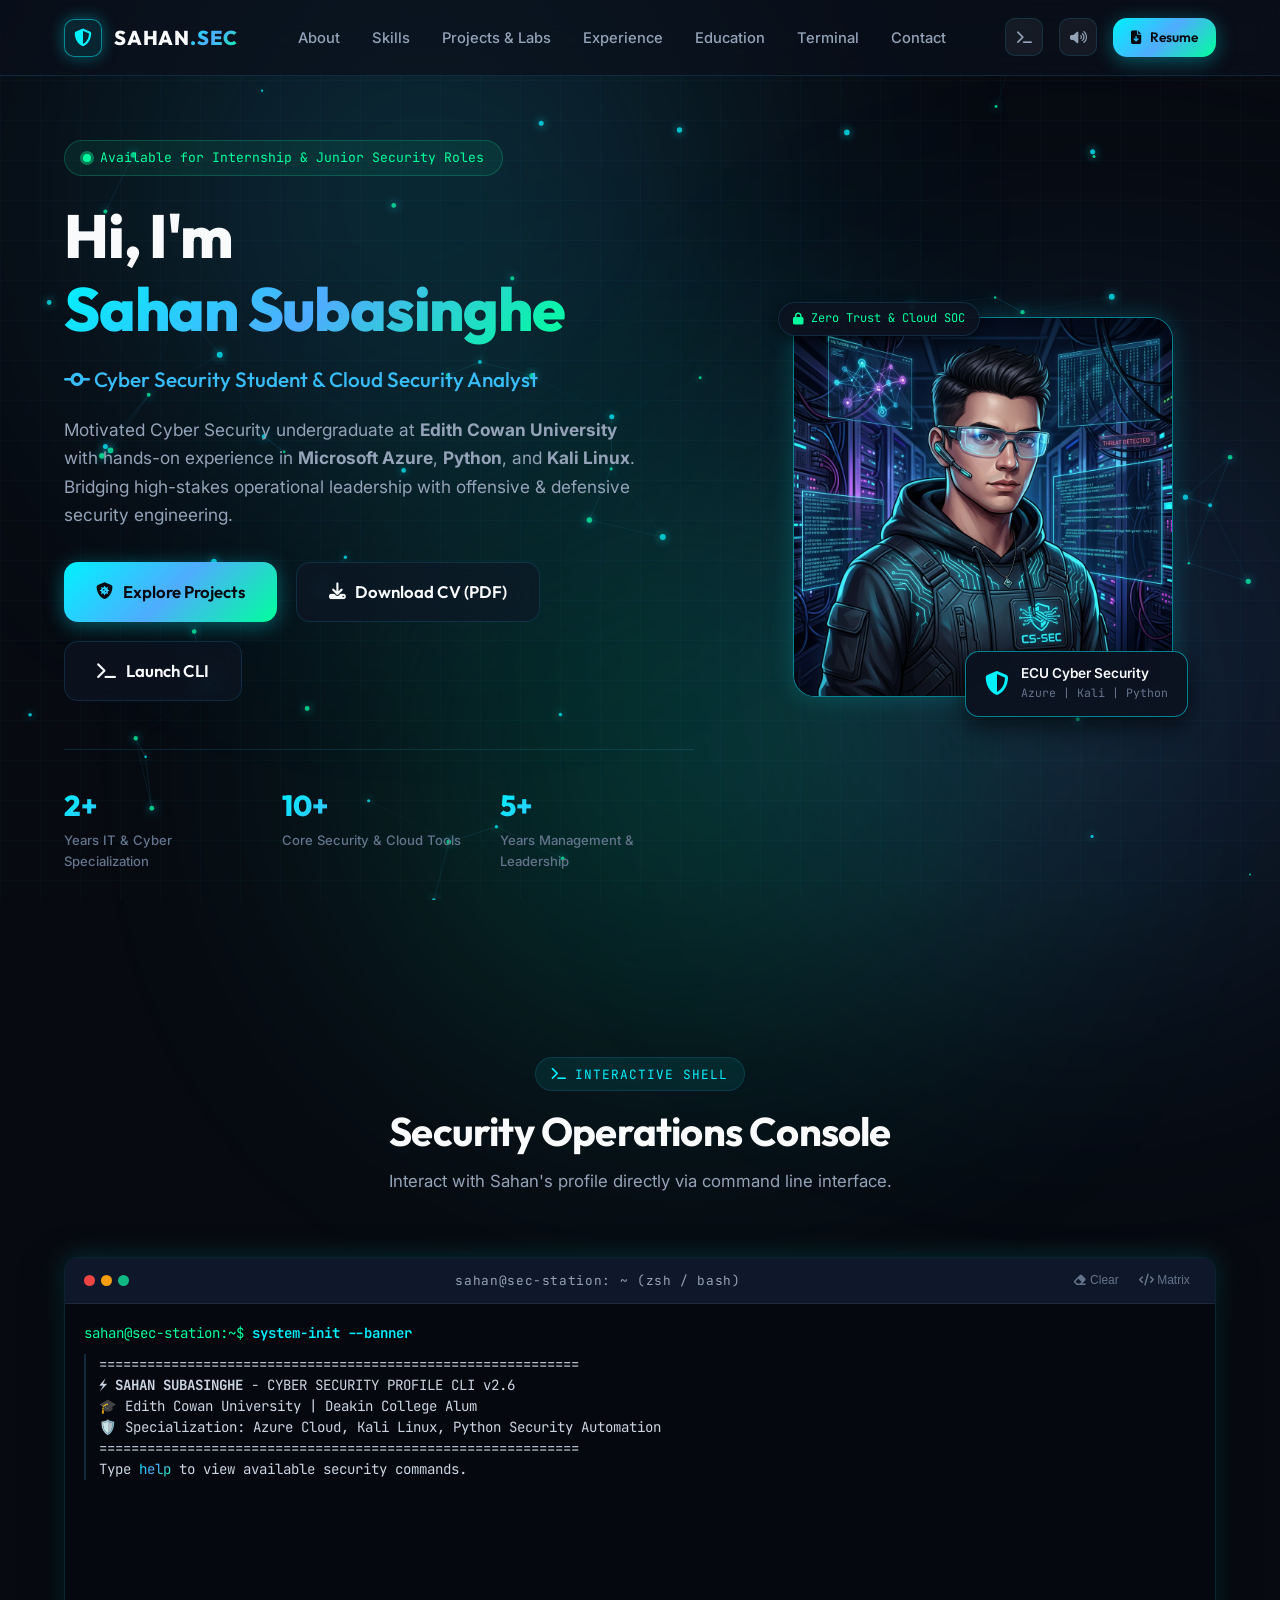
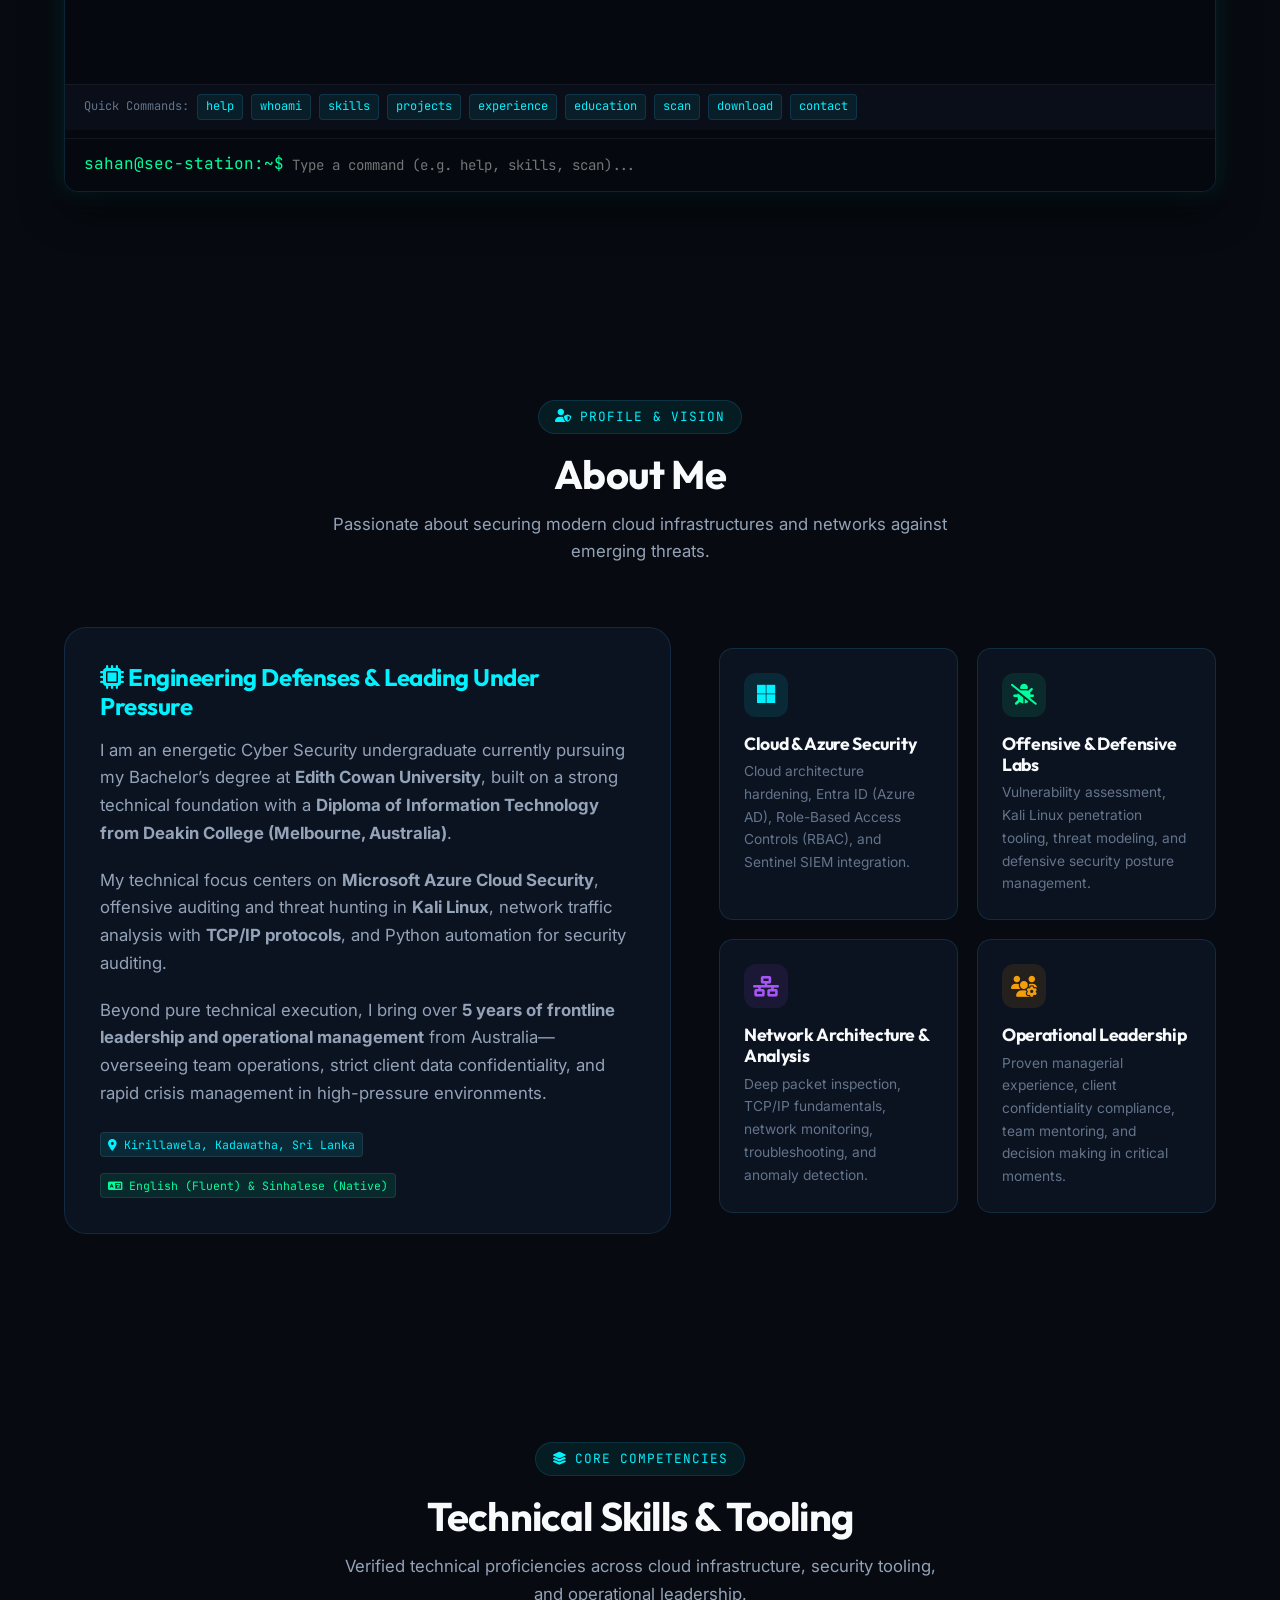
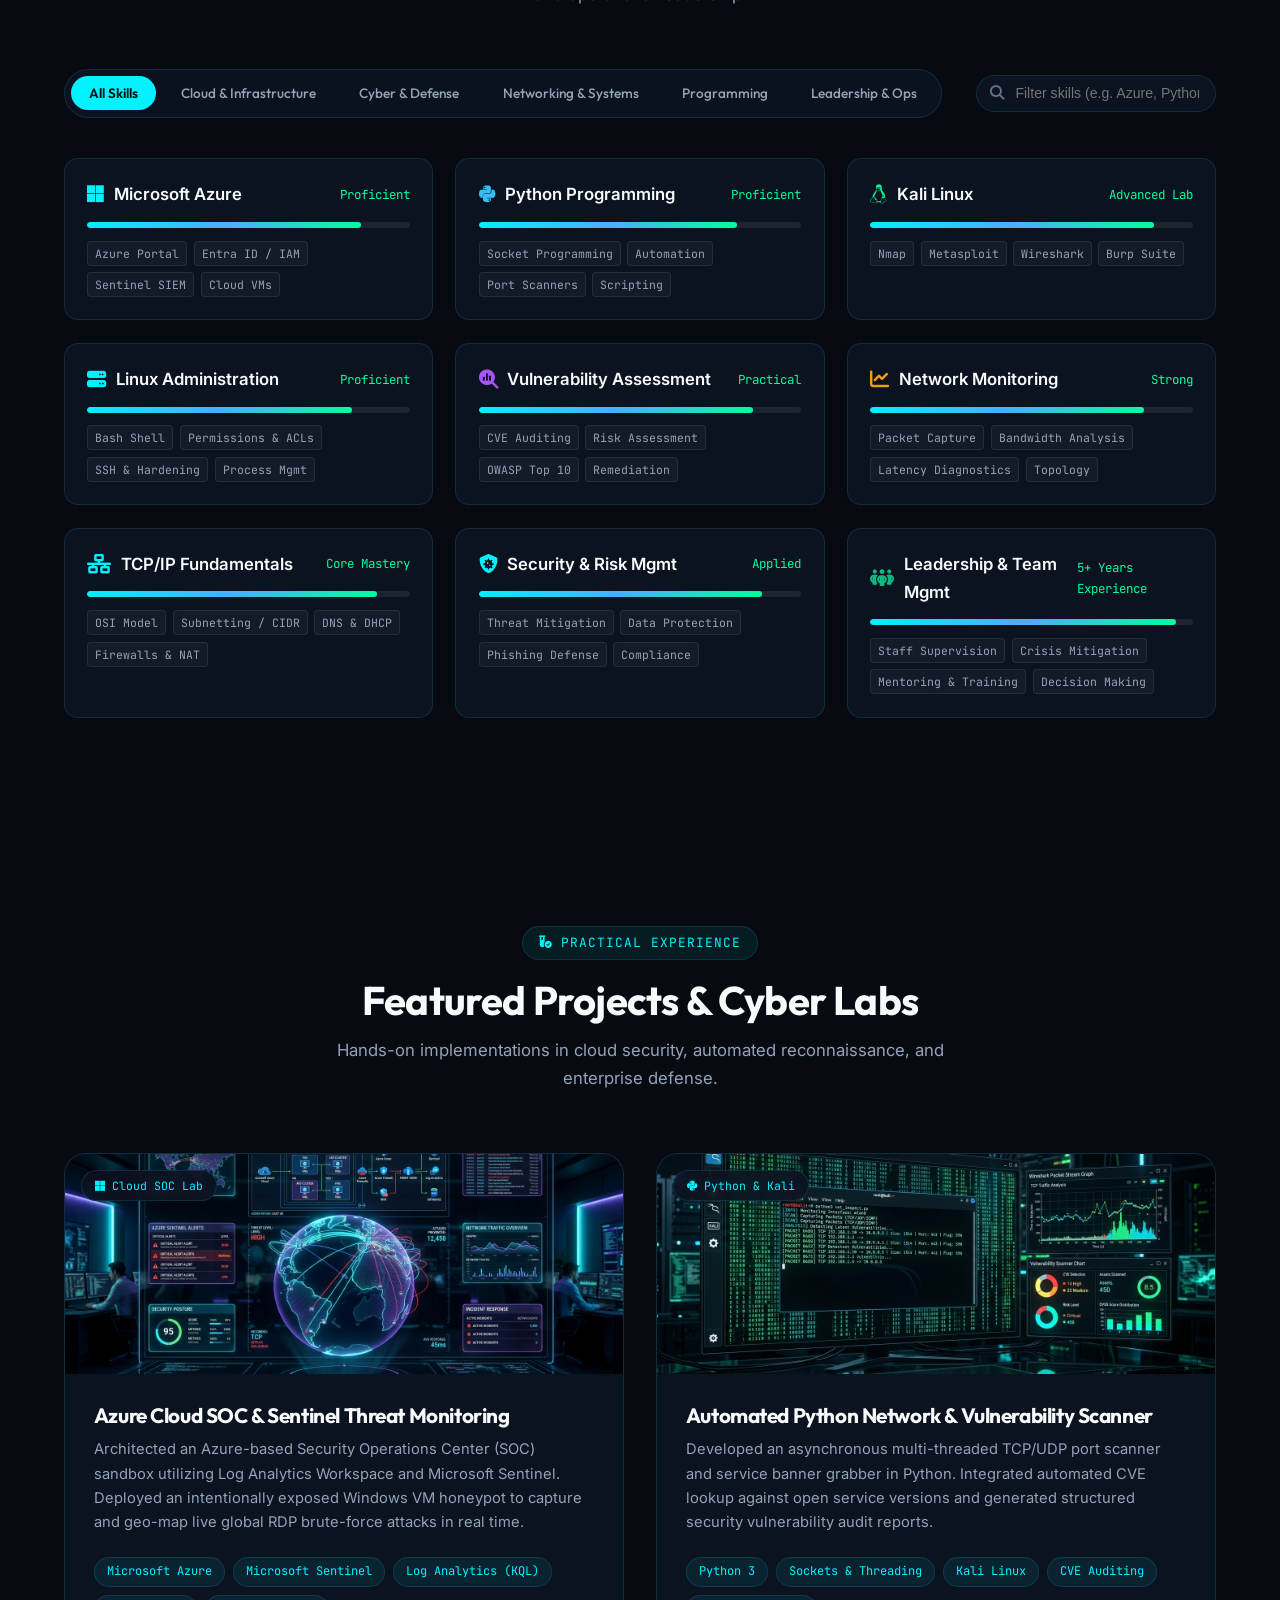
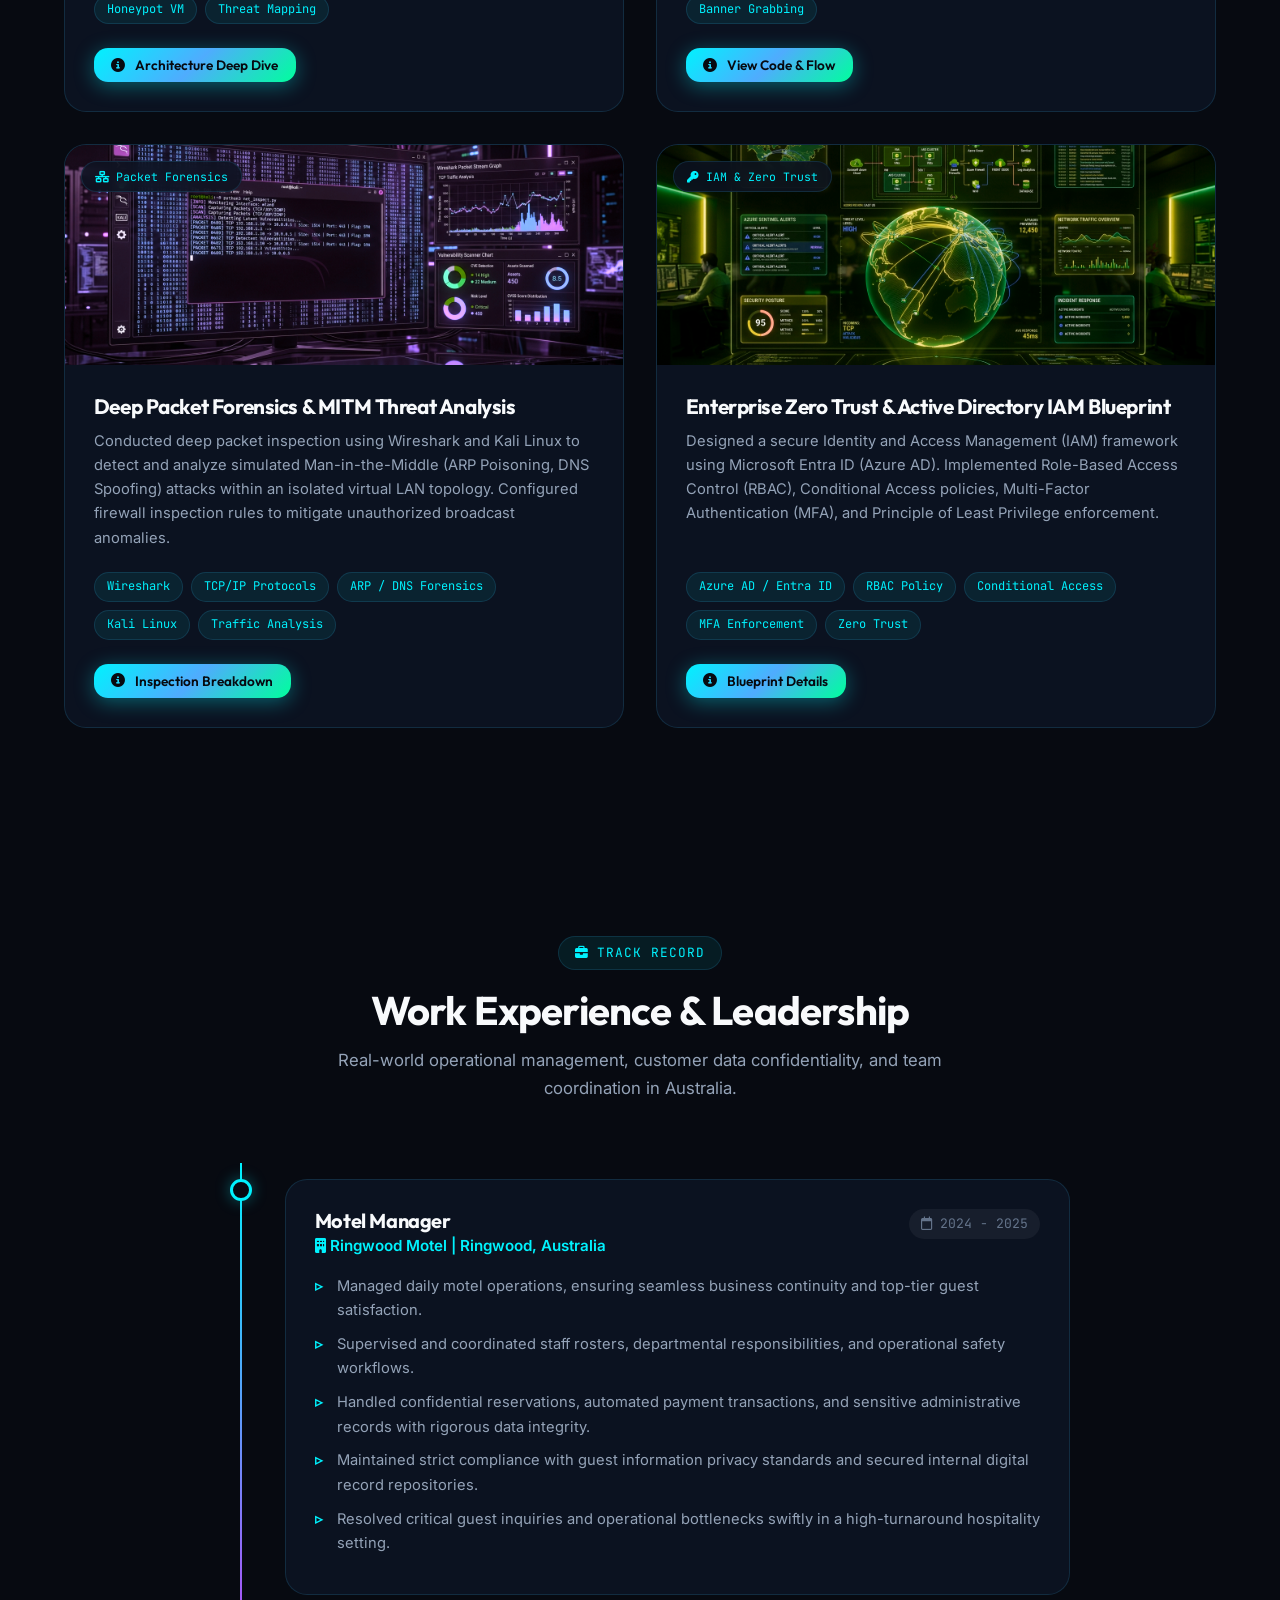
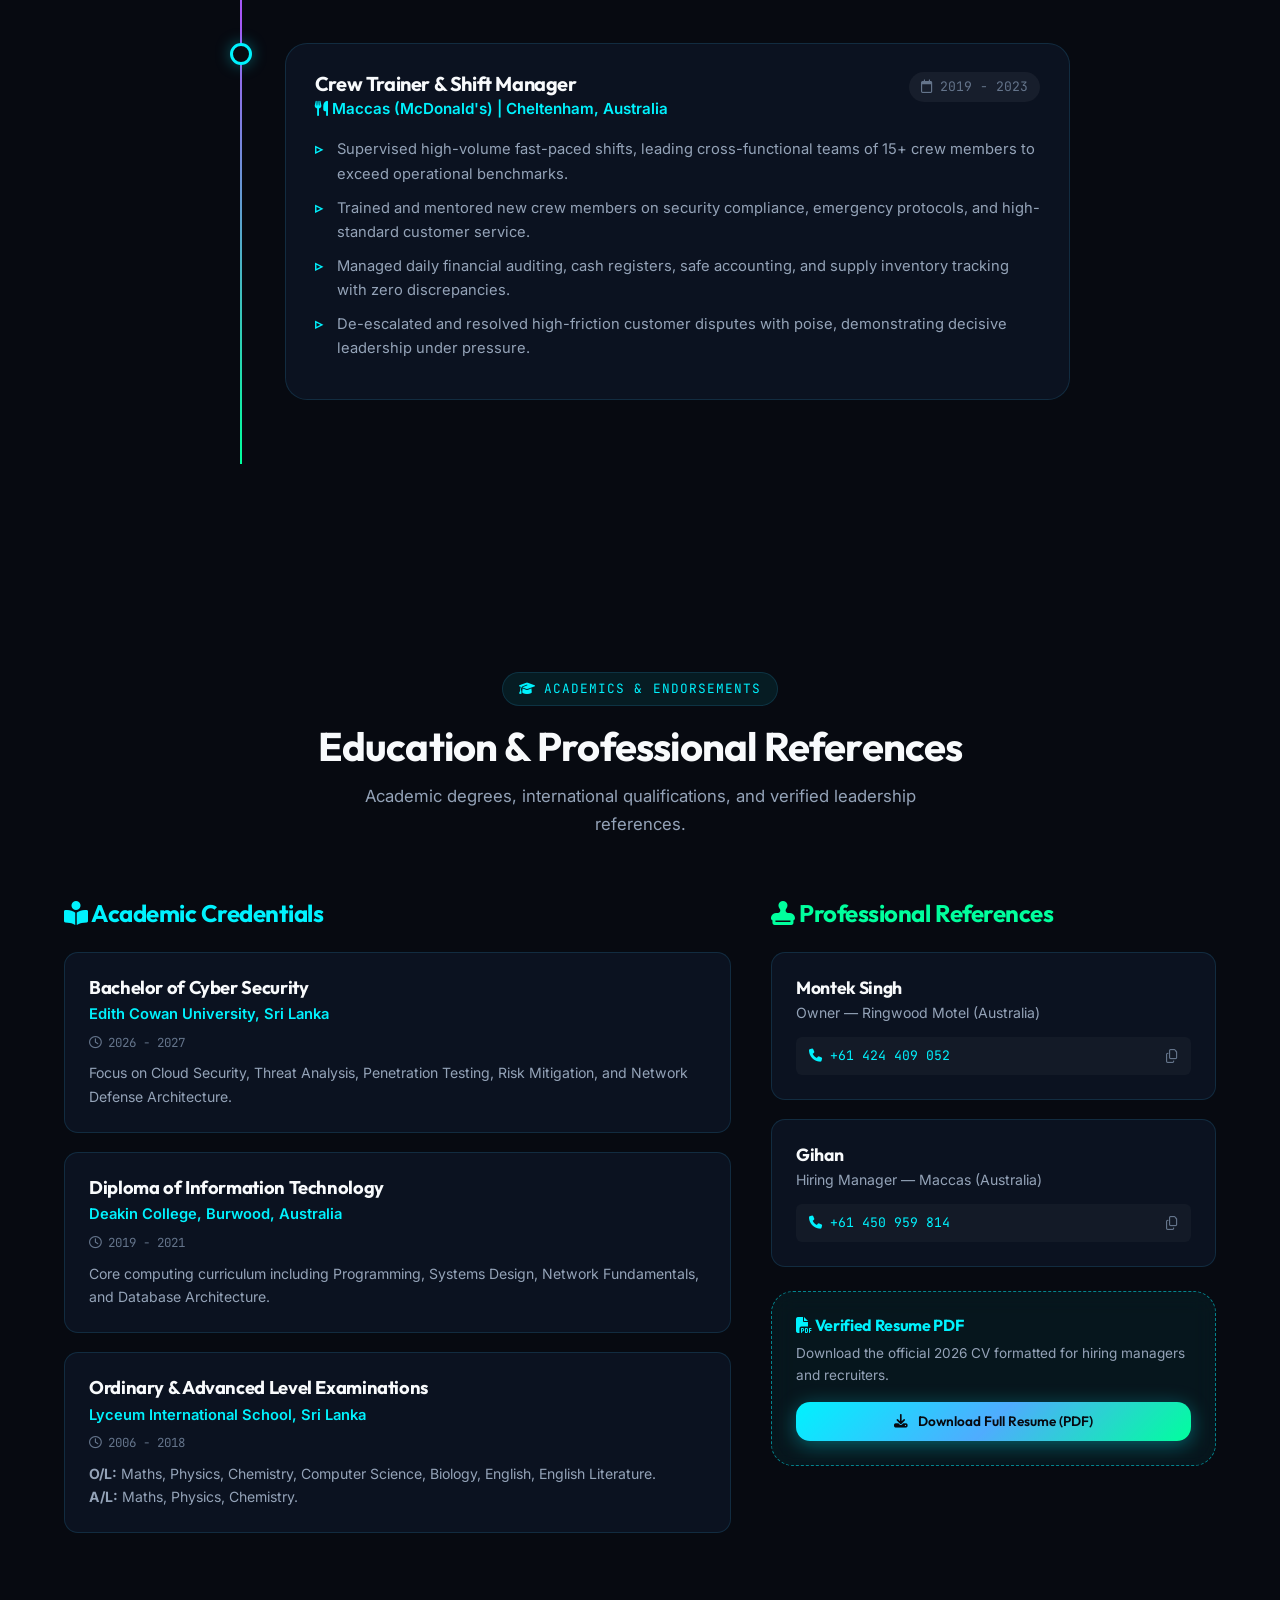
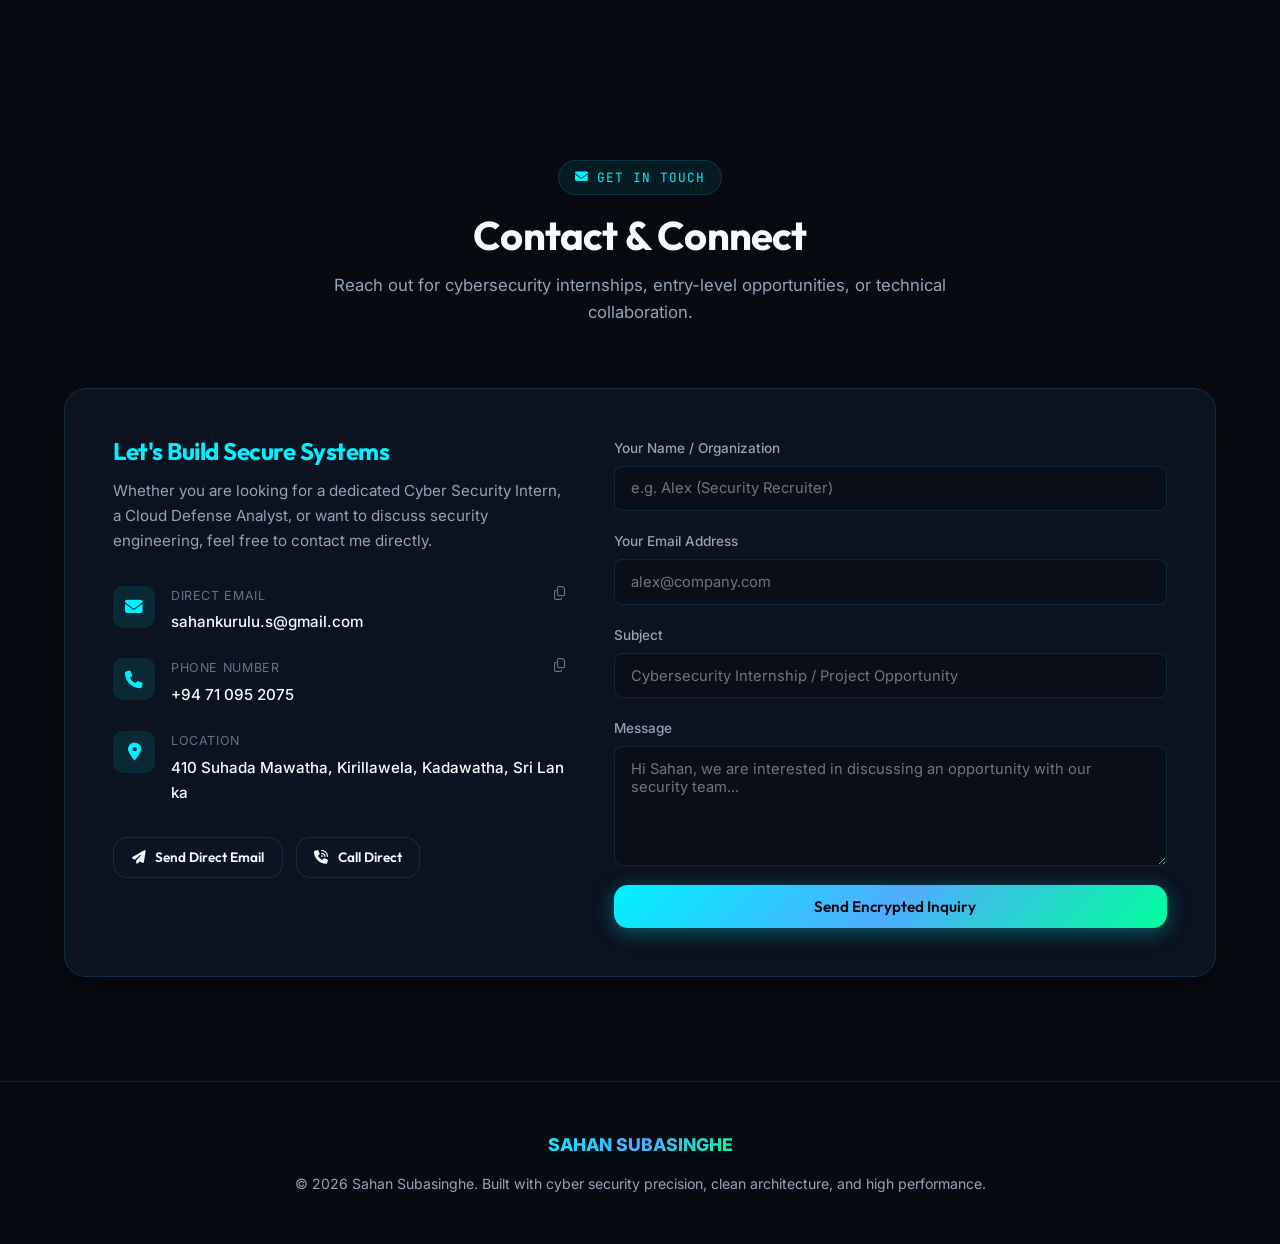
<file: index.html>
<!DOCTYPE html>
<html lang="en">
<head>
  <meta charset="UTF-8">
  <meta name="viewport" content="width=device-width, initial-scale=1.0">
  <meta name="description" content="Portfolio of Sahan Subasinghe - Cyber Security Undergraduate & Cloud Security Specialist. Experience in Azure, Kali Linux, Python, and Network Security.">
  <meta name="keywords" content="Sahan Subasinghe, Cyber Security, Cloud Security, Microsoft Azure, Kali Linux, Python, Network Security, Edith Cowan University">
  <meta name="author" content="Sahan Subasinghe">
  <!-- Favicon -->
  <link rel="icon" type="image/svg+xml" href="favicon.svg">
  <meta name="theme-color" content="#070a11">

  <!-- Open Graph / Facebook / LinkedIn -->
  <meta property="og:type" content="website">
  <meta property="og:url" content="https://sahan2636.github.io/SKS-Portfolio/">
  <meta property="og:title" content="Sahan Subasinghe | Cyber Security Specialist & Cloud Security Analyst">
  <meta property="og:description" content="Explore cybersecurity projects, cloud defense labs, technical skills, and leadership experience of Sahan Subasinghe.">
  <meta property="og:image" content="assets/avatar.jpg">

  <!-- Twitter -->
  <meta name="twitter:card" content="summary_large_image">
  <meta name="twitter:title" content="Sahan Subasinghe | Cyber Security Specialist">
  <meta name="twitter:description" content="Cyber Security Undergraduate at ECU | Azure, Kali Linux, Network Security, Python.">
  <meta name="twitter:image" content="assets/avatar.jpg">

  <title>Sahan Subasinghe | Cyber Security Specialist & Cloud Security Undergraduate</title>

  <!-- Google Fonts & Font Awesome Icons -->
  <link rel="preconnect" href="https://fonts.googleapis.com">
  <link rel="preconnect" href="https://fonts.gstatic.com">
  <link href="https://cdnjs.cloudflare.com/ajax/libs/font-awesome/6.5.1/css/all.min.css" rel="stylesheet">
  
  <!-- Stylesheet -->
  <link rel="stylesheet" href="css/style.css">
</head>
<body>

  <!-- Dynamic Cyber Canvas & Background Overlays -->
  <canvas id="cyber-canvas"></canvas>
  <div class="cyber-grid-overlay"></div>
  <div class="ambient-glow glow-1"></div>
  <div class="ambient-glow glow-2"></div>
  <div class="ambient-glow glow-3"></div>

  <!-- Navigation Bar -->
  <header class="navbar" id="navbar">
    <div class="container nav-container">
      <a href="#hero" class="brand-logo" id="nav-brand">
        <div class="logo-shield">
          <i class="fa-solid fa-shield-halved"></i>
        </div>
        <span>SAHAN<span class="text-gradient">.SEC</span></span>
      </a>

      <nav>
        <ul class="nav-menu" id="nav-menu">
          <li><a href="#about" class="nav-link">About</a></li>
          <li><a href="#skills" class="nav-link">Skills</a></li>
          <li><a href="#projects" class="nav-link">Projects & Labs</a></li>
          <li><a href="#experience" class="nav-link">Experience</a></li>
          <li><a href="#education" class="nav-link">Education</a></li>
          <li><a href="#terminal-section" class="nav-link">Terminal</a></li>
          <li><a href="#contact" class="nav-link">Contact</a></li>
        </ul>
      </nav>

      <div class="nav-actions">
        <button class="icon-btn" id="theme-toggle" title="Toggle Theme (Cyber / Matrix)" aria-label="Toggle Theme">
          <i class="fa-solid fa-terminal"></i>
        </button>
        <button class="icon-btn" id="audio-toggle" title="Toggle Sound FX" aria-label="Toggle Sound">
          <i class="fa-solid fa-volume-high" id="audio-icon"></i>
        </button>
        <a href="assets/sahan_subasinghe_resume.pdf" download="Sahan_Subasinghe_Resume.pdf" class="btn btn-primary btn-sm" id="nav-resume-btn">
          <i class="fa-solid fa-file-arrow-down"></i> Resume
        </a>
        <button class="icon-btn mobile-toggle" id="mobile-toggle" aria-label="Toggle Menu">
          <i class="fa-solid fa-bars"></i>
        </button>
      </div>
    </div>
  </header>

  <main>
    <!-- ==========================================================================
         HERO SECTION
         ========================================================================== -->
    <section class="hero" id="hero">
      <div class="container hero-grid">
        <div class="hero-content">
          <div class="status-pill">
            <span class="status-dot"></span>
            <span>Available for Internship & Junior Security Roles</span>
          </div>
          <h1 class="hero-title">
            Hi, I'm <span class="text-gradient">Sahan Subasinghe</span>
          </h1>
          <div class="hero-designation">
            <i class="fa-solid fa-code-commit"></i> Cyber Security Student & Cloud Security Analyst
          </div>
          <p class="hero-bio">
            Motivated Cyber Security undergraduate at <strong>Edith Cowan University</strong> with hands-on experience in <strong>Microsoft Azure</strong>, <strong>Python</strong>, and <strong>Kali Linux</strong>. Bridging high-stakes operational leadership with offensive & defensive security engineering.
          </p>

          <div class="hero-cta">
            <a href="#projects" class="btn btn-primary btn-lg" id="hero-projects-btn">
              <i class="fa-solid fa-shield-virus"></i> Explore Projects
            </a>
            <a href="assets/sahan_subasinghe_resume.pdf" download="Sahan_Subasinghe_Resume.pdf" class="btn btn-outline btn-lg" id="hero-resume-btn">
              <i class="fa-solid fa-download"></i> Download CV (PDF)
            </a>
            <a href="#terminal-section" class="btn btn-outline btn-lg font-mono" id="hero-term-btn">
              <i class="fa-solid fa-terminal"></i> Launch CLI
            </a>
          </div>

          <div class="hero-stats">
            <div class="stat-item">
              <span class="stat-num">2+</span>
              <span class="stat-label">Years IT & Cyber Specialization</span>
            </div>
            <div class="stat-item">
              <span class="stat-num">10+</span>
              <span class="stat-label">Core Security & Cloud Tools</span>
            </div>
            <div class="stat-item">
              <span class="stat-num">5+</span>
              <span class="stat-label">Years Management & Leadership</span>
            </div>
          </div>
        </div>

        <div class="hero-visual">
          <div class="avatar-wrapper">
            <div class="avatar-frame">
              <img src="assets/avatar.jpg" alt="Sahan Subasinghe Cyber Specialist" class="avatar-img" id="hero-avatar">
            </div>
            <div class="floating-tag">
              <i class="fa-solid fa-lock"></i> Zero Trust & Cloud SOC
            </div>
            <div class="avatar-badge-float">
              <div class="badge-icon">
                <i class="fa-solid fa-shield-halved"></i>
              </div>
              <div>
                <div class="badge-text">ECU Cyber Security</div>
                <div class="badge-sub">Azure | Kali | Python</div>
              </div>
            </div>
          </div>
        </div>
      </div>
    </section>

    <!-- ==========================================================================
         INTERACTIVE CYBER TERMINAL SECTION
         ========================================================================== -->
    <section class="section" id="terminal-section">
      <div class="container">
        <div class="section-header">
          <div class="section-badge"><i class="fa-solid fa-terminal"></i> Interactive Shell</div>
          <h2 class="section-title">Security Operations Console</h2>
          <p class="section-subtitle">Interact with Sahan's profile directly via command line interface.</p>
        </div>

        <div class="terminal-card">
          <div class="terminal-header">
            <div class="terminal-dots">
              <span class="terminal-dot dot-red"></span>
              <span class="terminal-dot dot-yellow"></span>
              <span class="terminal-dot dot-green"></span>
            </div>
            <div class="terminal-title">sahan@sec-station: ~ (zsh / bash)</div>
            <div class="terminal-actions">
              <button class="term-btn" id="term-clear-btn" title="Clear screen"><i class="fa-solid fa-eraser"></i> Clear</button>
              <button class="term-btn" id="term-matrix-btn" title="Toggle Matrix Mode"><i class="fa-solid fa-code"></i> Matrix</button>
            </div>
          </div>

          <div class="terminal-body" id="terminal-output">
            <div class="term-line">
              <span class="term-prompt">sahan@sec-station:~$</span> <span class="term-cmd">system-init --banner</span>
            </div>
            <div class="term-output">
              ============================================================<br>
              ⚡ <strong>SAHAN SUBASINGHE</strong> - CYBER SECURITY PROFILE CLI v2.6<br>
              🎓 Edith Cowan University | Deakin College Alum<br>
              🛡️ Specialization: Azure Cloud, Kali Linux, Python Security Automation<br>
              ============================================================<br>
              Type <span class="text-gradient">help</span> to view available security commands.
            </div>
          </div>

          <div class="terminal-quick-bar">
            <span style="color: var(--text-muted);">Quick Commands:</span>
            <span class="quick-tag" data-cmd="help">help</span>
            <span class="quick-tag" data-cmd="whoami">whoami</span>
            <span class="quick-tag" data-cmd="skills">skills</span>
            <span class="quick-tag" data-cmd="projects">projects</span>
            <span class="quick-tag" data-cmd="experience">experience</span>
            <span class="quick-tag" data-cmd="education">education</span>
            <span class="quick-tag" data-cmd="scan">scan</span>
            <span class="quick-tag" data-cmd="download">download</span>
            <span class="quick-tag" data-cmd="contact">contact</span>
          </div>

          <div class="terminal-input-row" style="padding: 0.8rem 1.2rem; background: #05080f; border-top: 1px solid rgba(255,255,255,0.05);">
            <span class="term-prompt font-mono">sahan@sec-station:~$</span>
            <input type="text" id="terminal-input" class="terminal-input" placeholder="Type a command (e.g. help, skills, scan)..." autocomplete="off" spellcheck="false">
          </div>
        </div>
      </div>
    </section>

    <!-- ==========================================================================
         ABOUT SECTION
         ========================================================================== -->
    <section class="section" id="about">
      <div class="container">
        <div class="section-header">
          <div class="section-badge"><i class="fa-solid fa-user-shield"></i> Profile & Vision</div>
          <h2 class="section-title">About Me</h2>
          <p class="section-subtitle">Passionate about securing modern cloud infrastructures and networks against emerging threats.</p>
        </div>

        <div class="about-grid">
          <div class="about-card">
            <h3 style="margin-bottom: 1rem; color: var(--cyan-primary);">
              <i class="fa-solid fa-microchip"></i> Engineering Defenses & Leading Under Pressure
            </h3>
            <p class="about-p">
              I am an energetic Cyber Security undergraduate currently pursuing my Bachelor’s degree at <strong>Edith Cowan University</strong>, built on a strong technical foundation with a <strong>Diploma of Information Technology from Deakin College (Melbourne, Australia)</strong>.
            </p>
            <p class="about-p">
              My technical focus centers on <strong>Microsoft Azure Cloud Security</strong>, offensive auditing and threat hunting in <strong>Kali Linux</strong>, network traffic analysis with <strong>TCP/IP protocols</strong>, and Python automation for security auditing.
            </p>
            <p class="about-p">
              Beyond pure technical execution, I bring over <strong>5 years of frontline leadership and operational management</strong> from Australia—overseeing team operations, strict client data confidentiality, and rapid crisis management in high-pressure environments.
            </p>
            <div style="display: flex; gap: 1rem; margin-top: 1.5rem; flex-wrap: wrap;">
              <div class="skill-tag" style="background: rgba(0, 242, 254, 0.1); color: var(--cyan-primary);">
                <i class="fa-solid fa-location-dot"></i> Kirillawela, Kadawatha, Sri Lanka
              </div>
              <div class="skill-tag" style="background: rgba(0, 255, 157, 0.1); color: var(--emerald-neon);">
                <i class="fa-solid fa-language"></i> English (Fluent) & Sinhalese (Native)
              </div>
            </div>
          </div>

          <div class="pillars-grid">
            <div class="pillar-card">
              <div class="pillar-icon"><i class="fa-brands fa-microsoft"></i></div>
              <h4 class="pillar-title">Cloud & Azure Security</h4>
              <p class="pillar-desc">Cloud architecture hardening, Entra ID (Azure AD), Role-Based Access Controls (RBAC), and Sentinel SIEM integration.</p>
            </div>

            <div class="pillar-card">
              <div class="pillar-icon"><i class="fa-solid fa-bug-slash"></i></div>
              <h4 class="pillar-title">Offensive & Defensive Labs</h4>
              <p class="pillar-desc">Vulnerability assessment, Kali Linux penetration tooling, threat modeling, and defensive security posture management.</p>
            </div>

            <div class="pillar-card">
              <div class="pillar-icon"><i class="fa-solid fa-network-wired"></i></div>
              <h4 class="pillar-title">Network Architecture & Analysis</h4>
              <p class="pillar-desc">Deep packet inspection, TCP/IP fundamentals, network monitoring, troubleshooting, and anomaly detection.</p>
            </div>

            <div class="pillar-card">
              <div class="pillar-icon"><i class="fa-solid fa-users-gear"></i></div>
              <h4 class="pillar-title">Operational Leadership</h4>
              <p class="pillar-desc">Proven managerial experience, client confidentiality compliance, team mentoring, and decision making in critical moments.</p>
            </div>
          </div>
        </div>
      </div>
    </section>

    <!-- ==========================================================================
         SKILLS MATRIX SECTION
         ========================================================================== -->
    <section class="section" id="skills">
      <div class="container">
        <div class="section-header">
          <div class="section-badge"><i class="fa-solid fa-layer-group"></i> Core Competencies</div>
          <h2 class="section-title">Technical Skills & Tooling</h2>
          <p class="section-subtitle">Verified technical proficiencies across cloud infrastructure, security tooling, and operational leadership.</p>
        </div>

        <div class="skills-controls">
          <div class="skill-tabs">
            <button class="skill-tab-btn active" data-category="all">All Skills</button>
            <button class="skill-tab-btn" data-category="cloud">Cloud & Infrastructure</button>
            <button class="skill-tab-btn" data-category="security">Cyber & Defense</button>
            <button class="skill-tab-btn" data-category="networking">Networking & Systems</button>
            <button class="skill-tab-btn" data-category="programming">Programming</button>
            <button class="skill-tab-btn" data-category="leadership">Leadership & Ops</button>
          </div>

          <div class="skills-search-wrap">
            <i class="fa-solid fa-magnifying-glass search-icon"></i>
            <input type="text" id="skills-search" class="skills-search-input" placeholder="Filter skills (e.g. Azure, Python)...">
          </div>
        </div>

        <div class="skills-grid" id="skills-grid">
          <!-- Skill: Microsoft Azure -->
          <div class="skill-card" data-category="cloud" data-name="Microsoft Azure">
            <div class="skill-header">
              <div class="skill-name-wrap">
                <i class="fa-brands fa-microsoft skill-icon-badge"></i>
                <div class="skill-name">Microsoft Azure</div>
              </div>
              <span class="skill-level-text">Proficient</span>
            </div>
            <div class="skill-bar-track">
              <div class="skill-bar-fill" style="width: 85%;"></div>
            </div>
            <div class="skill-tags">
              <span class="skill-tag">Azure Portal</span>
              <span class="skill-tag">Entra ID / IAM</span>
              <span class="skill-tag">Sentinel SIEM</span>
              <span class="skill-tag">Cloud VMs</span>
            </div>
          </div>

          <!-- Skill: Python Programming -->
          <div class="skill-card" data-category="programming" data-name="Python Programming">
            <div class="skill-header">
              <div class="skill-name-wrap">
                <i class="fa-brands fa-python skill-icon-badge" style="color: #38bdf8;"></i>
                <div class="skill-name">Python Programming</div>
              </div>
              <span class="skill-level-text">Proficient</span>
            </div>
            <div class="skill-bar-track">
              <div class="skill-bar-fill" style="width: 80%;"></div>
            </div>
            <div class="skill-tags">
              <span class="skill-tag">Socket Programming</span>
              <span class="skill-tag">Automation</span>
              <span class="skill-tag">Port Scanners</span>
              <span class="skill-tag">Scripting</span>
            </div>
          </div>

          <!-- Skill: Kali Linux -->
          <div class="skill-card" data-category="security" data-name="Kali Linux">
            <div class="skill-header">
              <div class="skill-name-wrap">
                <i class="fa-brands fa-linux skill-icon-badge" style="color: #00ff9d;"></i>
                <div class="skill-name">Kali Linux</div>
              </div>
              <span class="skill-level-text">Advanced Lab</span>
            </div>
            <div class="skill-bar-track">
              <div class="skill-bar-fill" style="width: 88%;"></div>
            </div>
            <div class="skill-tags">
              <span class="skill-tag">Nmap</span>
              <span class="skill-tag">Metasploit</span>
              <span class="skill-tag">Wireshark</span>
              <span class="skill-tag">Burp Suite</span>
            </div>
          </div>

          <!-- Skill: Linux Administration -->
          <div class="skill-card" data-category="networking" data-name="Linux Administration">
            <div class="skill-header">
              <div class="skill-name-wrap">
                <i class="fa-solid fa-server skill-icon-badge"></i>
                <div class="skill-name">Linux Administration</div>
              </div>
              <span class="skill-level-text">Proficient</span>
            </div>
            <div class="skill-bar-track">
              <div class="skill-bar-fill" style="width: 82%;"></div>
            </div>
            <div class="skill-tags">
              <span class="skill-tag">Bash Shell</span>
              <span class="skill-tag">Permissions & ACLs</span>
              <span class="skill-tag">SSH & Hardening</span>
              <span class="skill-tag">Process Mgmt</span>
            </div>
          </div>

          <!-- Skill: Vulnerability Assessment -->
          <div class="skill-card" data-category="security" data-name="Vulnerability Assessment">
            <div class="skill-header">
              <div class="skill-name-wrap">
                <i class="fa-solid fa-magnifying-glass-chart skill-icon-badge" style="color: #a855f7;"></i>
                <div class="skill-name">Vulnerability Assessment</div>
              </div>
              <span class="skill-level-text">Practical</span>
            </div>
            <div class="skill-bar-track">
              <div class="skill-bar-fill" style="width: 85%;"></div>
            </div>
            <div class="skill-tags">
              <span class="skill-tag">CVE Auditing</span>
              <span class="skill-tag">Risk Assessment</span>
              <span class="skill-tag">OWASP Top 10</span>
              <span class="skill-tag">Remediation</span>
            </div>
          </div>

          <!-- Skill: Network Monitoring & Troubleshooting -->
          <div class="skill-card" data-category="networking" data-name="Network Monitoring Troubleshooting">
            <div class="skill-header">
              <div class="skill-name-wrap">
                <i class="fa-solid fa-chart-line skill-icon-badge" style="color: #f59e0b;"></i>
                <div class="skill-name">Network Monitoring</div>
              </div>
              <span class="skill-level-text">Strong</span>
            </div>
            <div class="skill-bar-track">
              <div class="skill-bar-fill" style="width: 85%;"></div>
            </div>
            <div class="skill-tags">
              <span class="skill-tag">Packet Capture</span>
              <span class="skill-tag">Bandwidth Analysis</span>
              <span class="skill-tag">Latency Diagnostics</span>
              <span class="skill-tag">Topology</span>
            </div>
          </div>

          <!-- Skill: TCP/IP & Network Fundamentals -->
          <div class="skill-card" data-category="networking" data-name="TCP/IP Network Fundamentals">
            <div class="skill-header">
              <div class="skill-name-wrap">
                <i class="fa-solid fa-network-wired skill-icon-badge"></i>
                <div class="skill-name">TCP/IP Fundamentals</div>
              </div>
              <span class="skill-level-text">Core Mastery</span>
            </div>
            <div class="skill-bar-track">
              <div class="skill-bar-fill" style="width: 90%;"></div>
            </div>
            <div class="skill-tags">
              <span class="skill-tag">OSI Model</span>
              <span class="skill-tag">Subnetting / CIDR</span>
              <span class="skill-tag">DNS & DHCP</span>
              <span class="skill-tag">Firewalls & NAT</span>
            </div>
          </div>

          <!-- Skill: Security Awareness & Risk Assessment -->
          <div class="skill-card" data-category="security" data-name="Security Awareness Risk Assessment">
            <div class="skill-header">
              <div class="skill-name-wrap">
                <i class="fa-solid fa-shield-virus skill-icon-badge" style="color: #00f2fe;"></i>
                <div class="skill-name">Security & Risk Mgmt</div>
              </div>
              <span class="skill-level-text">Applied</span>
            </div>
            <div class="skill-bar-track">
              <div class="skill-bar-fill" style="width: 88%;"></div>
            </div>
            <div class="skill-tags">
              <span class="skill-tag">Threat Mitigation</span>
              <span class="skill-tag">Data Protection</span>
              <span class="skill-tag">Phishing Defense</span>
              <span class="skill-tag">Compliance</span>
            </div>
          </div>

          <!-- Skill: Leadership & Team Management -->
          <div class="skill-card" data-category="leadership" data-name="Leadership Team Management">
            <div class="skill-header">
              <div class="skill-name-wrap">
                <i class="fa-solid fa-people-group skill-icon-badge" style="color: #10b981;"></i>
                <div class="skill-name">Leadership & Team Mgmt</div>
              </div>
              <span class="skill-level-text">5+ Years Experience</span>
            </div>
            <div class="skill-bar-track">
              <div class="skill-bar-fill" style="width: 95%;"></div>
            </div>
            <div class="skill-tags">
              <span class="skill-tag">Staff Supervision</span>
              <span class="skill-tag">Crisis Mitigation</span>
              <span class="skill-tag">Mentoring & Training</span>
              <span class="skill-tag">Decision Making</span>
            </div>
          </div>
        </div>
      </div>
    </section>

    <!-- ==========================================================================
         FEATURED PROJECTS & LABS SECTION
         ========================================================================== -->
    <section class="section" id="projects">
      <div class="container">
        <div class="section-header">
          <div class="section-badge"><i class="fa-solid fa-vial-circle-check"></i> Practical Experience</div>
          <h2 class="section-title">Featured Projects & Cyber Labs</h2>
          <p class="section-subtitle">Hands-on implementations in cloud security, automated reconnaissance, and enterprise defense.</p>
        </div>

        <div class="projects-grid">
          <!-- Project 1 -->
          <div class="project-card">
            <div class="project-img-wrap">
              <img src="assets/azure_lab.jpg" alt="Azure Cloud Threat Lab" class="project-img">
              <span class="project-badge-overlay"><i class="fa-brands fa-microsoft"></i> Cloud SOC Lab</span>
            </div>
            <div class="project-content">
              <h3 class="project-title">Azure Cloud SOC & Sentinel Threat Monitoring</h3>
              <p class="project-desc">
                Architected an Azure-based Security Operations Center (SOC) sandbox utilizing Log Analytics Workspace and Microsoft Sentinel. Deployed an intentionally exposed Windows VM honeypot to capture and geo-map live global RDP brute-force attacks in real time.
              </p>
              <div class="project-tech-stack">
                <span class="tech-pill">Microsoft Azure</span>
                <span class="tech-pill">Microsoft Sentinel</span>
                <span class="tech-pill">Log Analytics (KQL)</span>
                <span class="tech-pill">Honeypot VM</span>
                <span class="tech-pill">Threat Mapping</span>
              </div>
              <div class="project-actions">
                <button class="btn btn-primary btn-sm project-modal-trigger" data-project="azure">
                  <i class="fa-solid fa-circle-info"></i> Architecture Deep Dive
                </button>
              </div>
            </div>
          </div>

          <!-- Project 2 -->
          <div class="project-card">
            <div class="project-img-wrap">
              <img src="assets/kali_lab.jpg" alt="Automated Python Network Scanner" class="project-img">
              <span class="project-badge-overlay"><i class="fa-brands fa-python"></i> Python & Kali</span>
            </div>
            <div class="project-content">
              <h3 class="project-title">Automated Python Network & Vulnerability Scanner</h3>
              <p class="project-desc">
                Developed an asynchronous multi-threaded TCP/UDP port scanner and service banner grabber in Python. Integrated automated CVE lookup against open service versions and generated structured security vulnerability audit reports.
              </p>
              <div class="project-tech-stack">
                <span class="tech-pill">Python 3</span>
                <span class="tech-pill">Sockets & Threading</span>
                <span class="tech-pill">Kali Linux</span>
                <span class="tech-pill">CVE Auditing</span>
                <span class="tech-pill">Banner Grabbing</span>
              </div>
              <div class="project-actions">
                <button class="btn btn-primary btn-sm project-modal-trigger" data-project="scanner">
                  <i class="fa-solid fa-circle-info"></i> View Code & Flow
                </button>
              </div>
            </div>
          </div>

          <!-- Project 3 -->
          <div class="project-card">
            <div class="project-img-wrap">
              <img src="assets/kali_lab.jpg" alt="Packet Analysis & MITM Detection" class="project-img" style="filter: hue-rotate(90deg);">
              <span class="project-badge-overlay"><i class="fa-solid fa-network-wired"></i> Packet Forensics</span>
            </div>
            <div class="project-content">
              <h3 class="project-title">Deep Packet Forensics & MITM Threat Analysis</h3>
              <p class="project-desc">
                Conducted deep packet inspection using Wireshark and Kali Linux to detect and analyze simulated Man-in-the-Middle (ARP Poisoning, DNS Spoofing) attacks within an isolated virtual LAN topology. Configured firewall inspection rules to mitigate unauthorized broadcast anomalies.
              </p>
              <div class="project-tech-stack">
                <span class="tech-pill">Wireshark</span>
                <span class="tech-pill">TCP/IP Protocols</span>
                <span class="tech-pill">ARP / DNS Forensics</span>
                <span class="tech-pill">Kali Linux</span>
                <span class="tech-pill">Traffic Analysis</span>
              </div>
              <div class="project-actions">
                <button class="btn btn-primary btn-sm project-modal-trigger" data-project="packet">
                  <i class="fa-solid fa-circle-info"></i> Inspection Breakdown
                </button>
              </div>
            </div>
          </div>

          <!-- Project 4 -->
          <div class="project-card">
            <div class="project-img-wrap">
              <img src="assets/azure_lab.jpg" alt="Zero Trust Identity Blueprint" class="project-img" style="filter: hue-rotate(240deg);">
              <span class="project-badge-overlay"><i class="fa-solid fa-key"></i> IAM & Zero Trust</span>
            </div>
            <div class="project-content">
              <h3 class="project-title">Enterprise Zero Trust & Active Directory IAM Blueprint</h3>
              <p class="project-desc">
                Designed a secure Identity and Access Management (IAM) framework using Microsoft Entra ID (Azure AD). Implemented Role-Based Access Control (RBAC), Conditional Access policies, Multi-Factor Authentication (MFA), and Principle of Least Privilege enforcement.
              </p>
              <div class="project-tech-stack">
                <span class="tech-pill">Azure AD / Entra ID</span>
                <span class="tech-pill">RBAC Policy</span>
                <span class="tech-pill">Conditional Access</span>
                <span class="tech-pill">MFA Enforcement</span>
                <span class="tech-pill">Zero Trust</span>
              </div>
              <div class="project-actions">
                <button class="btn btn-primary btn-sm project-modal-trigger" data-project="iam">
                  <i class="fa-solid fa-circle-info"></i> Blueprint Details
                </button>
              </div>
            </div>
          </div>
        </div>
      </div>
    </section>

    <!-- ==========================================================================
         EXPERIENCE & LEADERSHIP TIMELINE
         ========================================================================== -->
    <section class="section" id="experience">
      <div class="container">
        <div class="section-header">
          <div class="section-badge"><i class="fa-solid fa-briefcase"></i> Track Record</div>
          <h2 class="section-title">Work Experience & Leadership</h2>
          <p class="section-subtitle">Real-world operational management, customer data confidentiality, and team coordination in Australia.</p>
        </div>

        <div class="timeline">
          <!-- Item 1: Motel Manager -->
          <div class="timeline-item">
            <div class="timeline-dot"></div>
            <div class="timeline-card">
              <div class="timeline-header">
                <div>
                  <h3 class="timeline-role">Motel Manager</h3>
                  <div class="timeline-company"><i class="fa-solid fa-building"></i> Ringwood Motel | Ringwood, Australia</div>
                </div>
                <span class="timeline-date"><i class="fa-regular fa-calendar"></i> 2024 - 2025</span>
              </div>
              <ul class="timeline-list">
                <li>Managed daily motel operations, ensuring seamless business continuity and top-tier guest satisfaction.</li>
                <li>Supervised and coordinated staff rosters, departmental responsibilities, and operational safety workflows.</li>
                <li>Handled confidential reservations, automated payment transactions, and sensitive administrative records with rigorous data integrity.</li>
                <li>Maintained strict compliance with guest information privacy standards and secured internal digital record repositories.</li>
                <li>Resolved critical guest inquiries and operational bottlenecks swiftly in a high-turnaround hospitality setting.</li>
              </ul>
            </div>
          </div>

          <!-- Item 2: Maccas Shift Manager -->
          <div class="timeline-item">
            <div class="timeline-dot"></div>
            <div class="timeline-card">
              <div class="timeline-header">
                <div>
                  <h3 class="timeline-role">Crew Trainer & Shift Manager</h3>
                  <div class="timeline-company"><i class="fa-solid fa-utensils"></i> Maccas (McDonald's) | Cheltenham, Australia</div>
                </div>
                <span class="timeline-date"><i class="fa-regular fa-calendar"></i> 2019 - 2023</span>
              </div>
              <ul class="timeline-list">
                <li>Supervised high-volume fast-paced shifts, leading cross-functional teams of 15+ crew members to exceed operational benchmarks.</li>
                <li>Trained and mentored new crew members on security compliance, emergency protocols, and high-standard customer service.</li>
                <li>Managed daily financial auditing, cash registers, safe accounting, and supply inventory tracking with zero discrepancies.</li>
                <li>De-escalated and resolved high-friction customer disputes with poise, demonstrating decisive leadership under pressure.</li>
              </ul>
            </div>
          </div>
        </div>
      </div>
    </section>

    <!-- ==========================================================================
         EDUCATION & REFERENCES SECTION
         ========================================================================== -->
    <section class="section" id="education">
      <div class="container">
        <div class="section-header">
          <div class="section-badge"><i class="fa-solid fa-graduation-cap"></i> Academics & Endorsements</div>
          <h2 class="section-title">Education & Professional References</h2>
          <p class="section-subtitle">Academic degrees, international qualifications, and verified leadership references.</p>
        </div>

        <div class="edu-ref-grid">
          <!-- Education Column -->
          <div class="edu-col">
            <h3 style="margin-bottom: 1.5rem; color: var(--cyan-primary);"><i class="fa-solid fa-book-open-reader"></i> Academic Credentials</h3>

            <div class="edu-card">
              <h4 class="edu-degree">Bachelor of Cyber Security</h4>
              <div class="edu-school">Edith Cowan University, Sri Lanka</div>
              <div class="edu-period"><i class="fa-regular fa-clock"></i> 2026 - 2027</div>
              <p style="font-size: 0.88rem; margin-top: 0.5rem; color: var(--text-secondary);">
                Focus on Cloud Security, Threat Analysis, Penetration Testing, Risk Mitigation, and Network Defense Architecture.
              </p>
            </div>

            <div class="edu-card">
              <h4 class="edu-degree">Diploma of Information Technology</h4>
              <div class="edu-school">Deakin College, Burwood, Australia</div>
              <div class="edu-period"><i class="fa-regular fa-clock"></i> 2019 - 2021</div>
              <p style="font-size: 0.88rem; margin-top: 0.5rem; color: var(--text-secondary);">
                Core computing curriculum including Programming, Systems Design, Network Fundamentals, and Database Architecture.
              </p>
            </div>

            <div class="edu-card">
              <h4 class="edu-degree">Ordinary & Advanced Level Examinations</h4>
              <div class="edu-school">Lyceum International School, Sri Lanka</div>
              <div class="edu-period"><i class="fa-regular fa-clock"></i> 2006 - 2018</div>
              <p style="font-size: 0.88rem; margin-top: 0.5rem; color: var(--text-secondary);">
                <strong>O/L:</strong> Maths, Physics, Chemistry, Computer Science, Biology, English, English Literature.<br>
                <strong>A/L:</strong> Maths, Physics, Chemistry.
              </p>
            </div>
          </div>

          <!-- References Column -->
          <div class="ref-col">
            <h3 style="margin-bottom: 1.5rem; color: var(--emerald-neon);"><i class="fa-solid fa-stamp"></i> Professional References</h3>

            <div class="reference-card">
              <h4 class="ref-name">Montek Singh</h4>
              <div class="ref-role">Owner — Ringwood Motel (Australia)</div>
              <div class="ref-contact-row">
                <span><i class="fa-solid fa-phone"></i> +61 424 409 052</span>
                <button class="copy-mini-btn copy-btn" data-copy="+61424409052" title="Copy Phone Number">
                  <i class="fa-regular fa-copy"></i>
                </button>
              </div>
            </div>

            <div class="reference-card">
              <h4 class="ref-name">Gihan</h4>
              <div class="ref-role">Hiring Manager — Maccas (Australia)</div>
              <div class="ref-contact-row">
                <span><i class="fa-solid fa-phone"></i> +61 450 959 814</span>
                <button class="copy-mini-btn copy-btn" data-copy="+61450959814" title="Copy Phone Number">
                  <i class="fa-regular fa-copy"></i>
                </button>
              </div>
            </div>

            <div class="about-card" style="margin-top: 1.5rem; padding: 1.5rem; background: rgba(0, 242, 254, 0.05); border: 1px dashed var(--border-active);">
              <h4 style="font-size: 1rem; color: var(--cyan-primary); margin-bottom: 0.4rem;">
                <i class="fa-solid fa-file-pdf"></i> Verified Resume PDF
              </h4>
              <p style="font-size: 0.85rem; margin-bottom: 1rem;">
                Download the official 2026 CV formatted for hiring managers and recruiters.
              </p>
              <a href="assets/sahan_subasinghe_resume.pdf" download="Sahan_Subasinghe_Resume.pdf" class="btn btn-primary btn-sm" style="width: 100%;">
                <i class="fa-solid fa-download"></i> Download Full Resume (PDF)
              </a>
            </div>
          </div>
        </div>
      </div>
    </section>

    <!-- ==========================================================================
         CONTACT SECTION
         ========================================================================== -->
    <section class="section" id="contact">
      <div class="container">
        <div class="section-header">
          <div class="section-badge"><i class="fa-solid fa-envelope"></i> Get in Touch</div>
          <h2 class="section-title">Contact & Connect</h2>
          <p class="section-subtitle">Reach out for cybersecurity internships, entry-level opportunities, or technical collaboration.</p>
        </div>

        <div class="contact-wrapper">
          <!-- Left: Contact Details -->
          <div>
            <h3 style="margin-bottom: 0.8rem; color: var(--cyan-primary);">Let's Build Secure Systems</h3>
            <p style="font-size: 0.95rem; margin-bottom: 1.5rem;">
              Whether you are looking for a dedicated Cyber Security Intern, a Cloud Defense Analyst, or want to discuss security engineering, feel free to contact me directly.
            </p>

            <ul class="contact-info-list">
              <li class="contact-info-item">
                <div class="contact-icon"><i class="fa-solid fa-envelope"></i></div>
                <div style="flex: 1;">
                  <div class="contact-item-title">Direct Email</div>
                  <div class="contact-item-val">sahankurulu.s@gmail.com</div>
                </div>
                <button class="copy-mini-btn copy-btn" data-copy="sahankurulu.s@gmail.com" title="Copy Email">
                  <i class="fa-regular fa-copy"></i>
                </button>
              </li>

              <li class="contact-info-item">
                <div class="contact-icon"><i class="fa-solid fa-phone"></i></div>
                <div style="flex: 1;">
                  <div class="contact-item-title">Phone Number</div>
                  <div class="contact-item-val">+94 71 095 2075</div>
                </div>
                <button class="copy-mini-btn copy-btn" data-copy="+94710952075" title="Copy Phone">
                  <i class="fa-regular fa-copy"></i>
                </button>
              </li>

              <li class="contact-info-item">
                <div class="contact-icon"><i class="fa-solid fa-location-dot"></i></div>
                <div>
                  <div class="contact-item-title">Location</div>
                  <div class="contact-item-val">410 Suhada Mawatha, Kirillawela, Kadawatha, Sri Lanka</div>
                </div>
              </li>
            </ul>

            <div style="display: flex; gap: 0.8rem; margin-top: 2rem;">
              <a href="mailto:sahankurulu.s@gmail.com" class="btn btn-outline btn-sm">
                <i class="fa-solid fa-paper-plane"></i> Send Direct Email
              </a>
              <a href="tel:+94710952075" class="btn btn-outline btn-sm">
                <i class="fa-solid fa-phone-volume"></i> Call Direct
              </a>
            </div>
          </div>

          <!-- Right: Interactive Contact Form -->
          <div>
            <form class="contact-form" id="contact-form">
              <div class="form-group">
                <label for="contact-name" class="form-label">Your Name / Organization</label>
                <input type="text" id="contact-name" class="form-control" placeholder="e.g. Alex (Security Recruiter)" required>
              </div>

              <div class="form-group">
                <label for="contact-email" class="form-label">Your Email Address</label>
                <input type="email" id="contact-email" class="form-control" placeholder="alex@company.com" required>
              </div>

              <div class="form-group">
                <label for="contact-subject" class="form-label">Subject</label>
                <input type="text" id="contact-subject" class="form-control" placeholder="Cybersecurity Internship / Project Opportunity" required>
              </div>

              <div class="form-group">
                <label for="contact-message" class="form-label">Message</label>
                <textarea id="contact-message" class="form-control" placeholder="Hi Sahan, we are interested in discussing an opportunity with our security team..." required></textarea>
              </div>

              <button type="submit" class="btn btn-primary" id="form-submit-btn">
                <i class="fa-solid fa-shield-check"></i> Send Encrypted Inquiry
              </button>
            </form>
          </div>
        </div>
      </div>
    </section>
  </main>

  <!-- ==========================================================================
       MODAL DIALOGS (PROJECT DEEP DIVE & RESUME)
       ========================================================================== -->
  <div class="modal-backdrop" id="project-modal" role="dialog" aria-modal="true">
    <div class="modal-card">
      <div class="modal-header">
        <h3 id="modal-title" style="color: var(--cyan-primary);">Project Details</h3>
        <button class="modal-close" id="modal-close-btn" aria-label="Close modal">&times;</button>
      </div>
      <div class="modal-body" id="modal-body">
        <!-- Injected via JavaScript -->
      </div>
    </div>
  </div>

  <!-- Toast Notification Container -->
  <div class="toast-container" id="toast-container"></div>

  <!-- Footer -->
  <footer class="footer">
    <div class="container">
      <div style="margin-bottom: 0.8rem;">
        <span class="text-gradient" style="font-weight: 800; font-size: 1.1rem;">SAHAN SUBASINGHE</span>
      </div>
      <p>© 2026 Sahan Subasinghe. Built with cyber security precision, clean architecture, and high performance.</p>
    </div>
  </footer>

  <!-- Scripts -->
  <script src="js/main.js"></script>
</body>
</html>
</file>
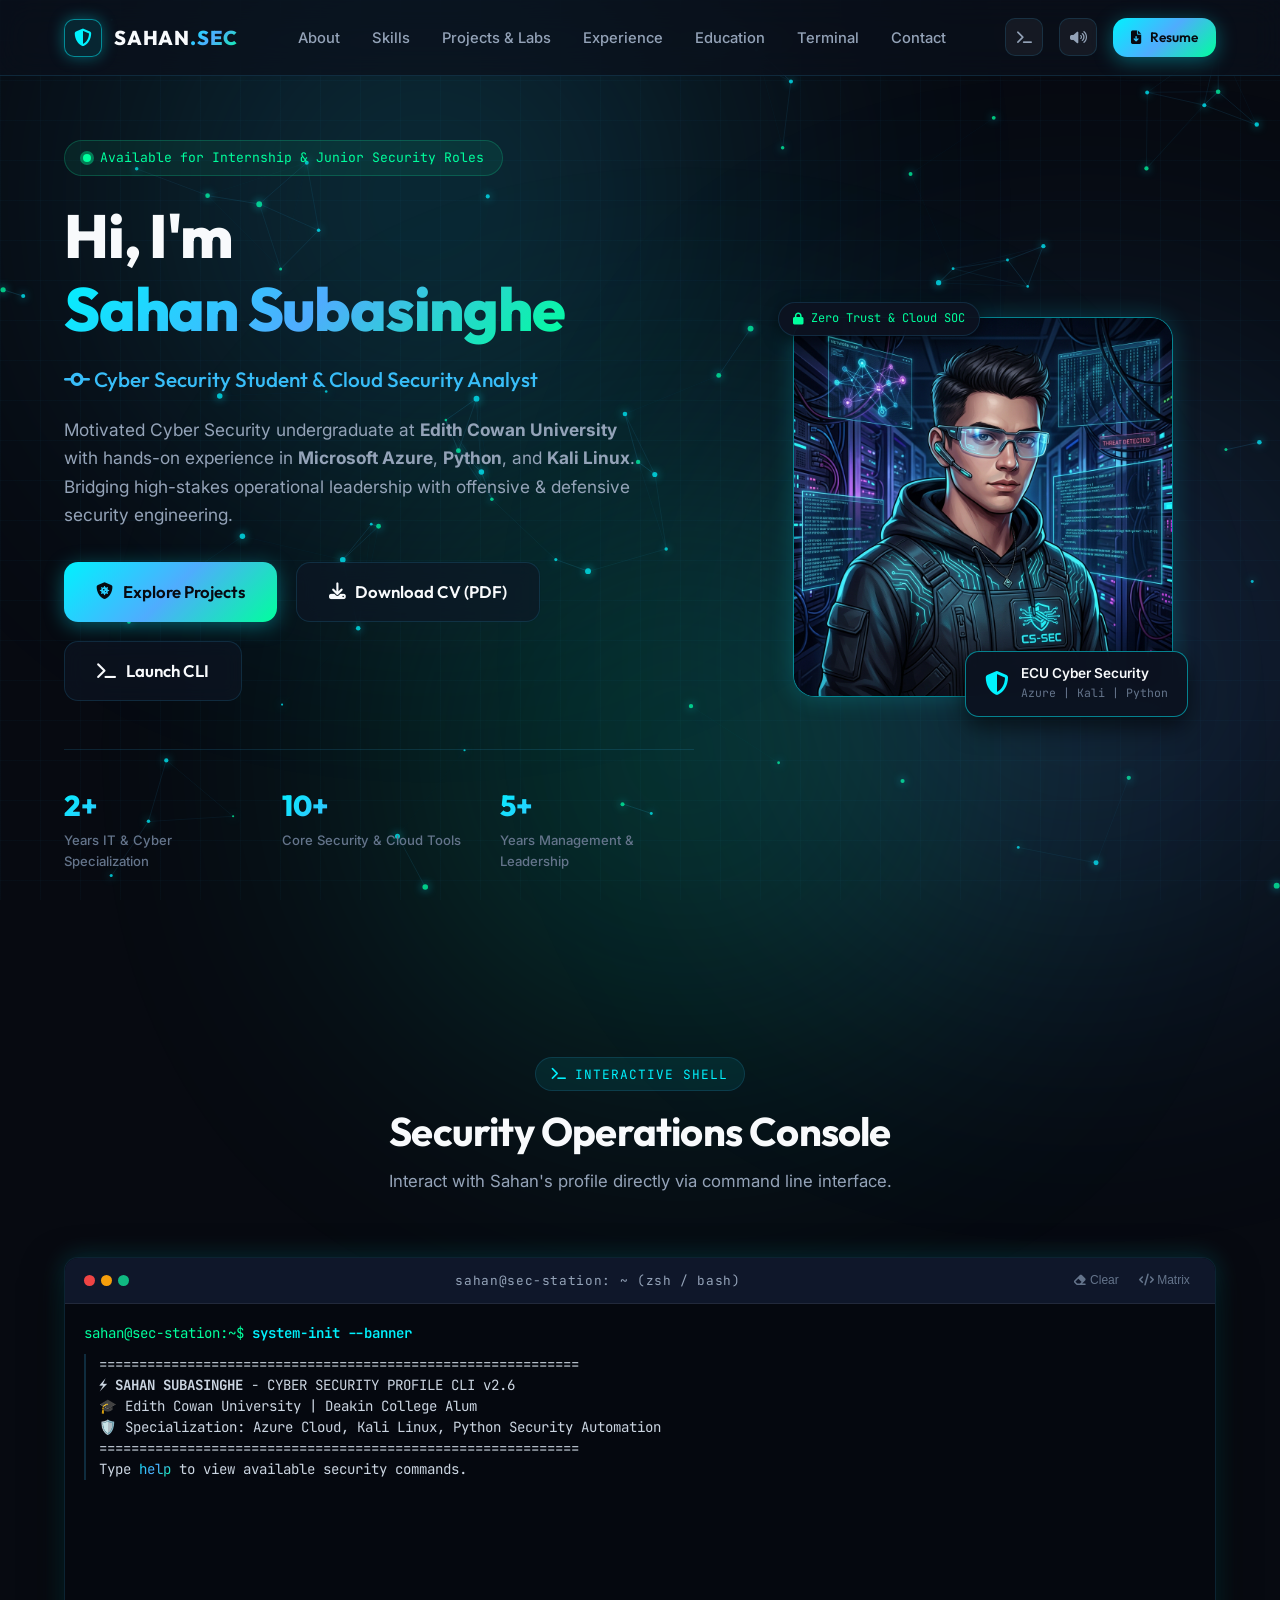
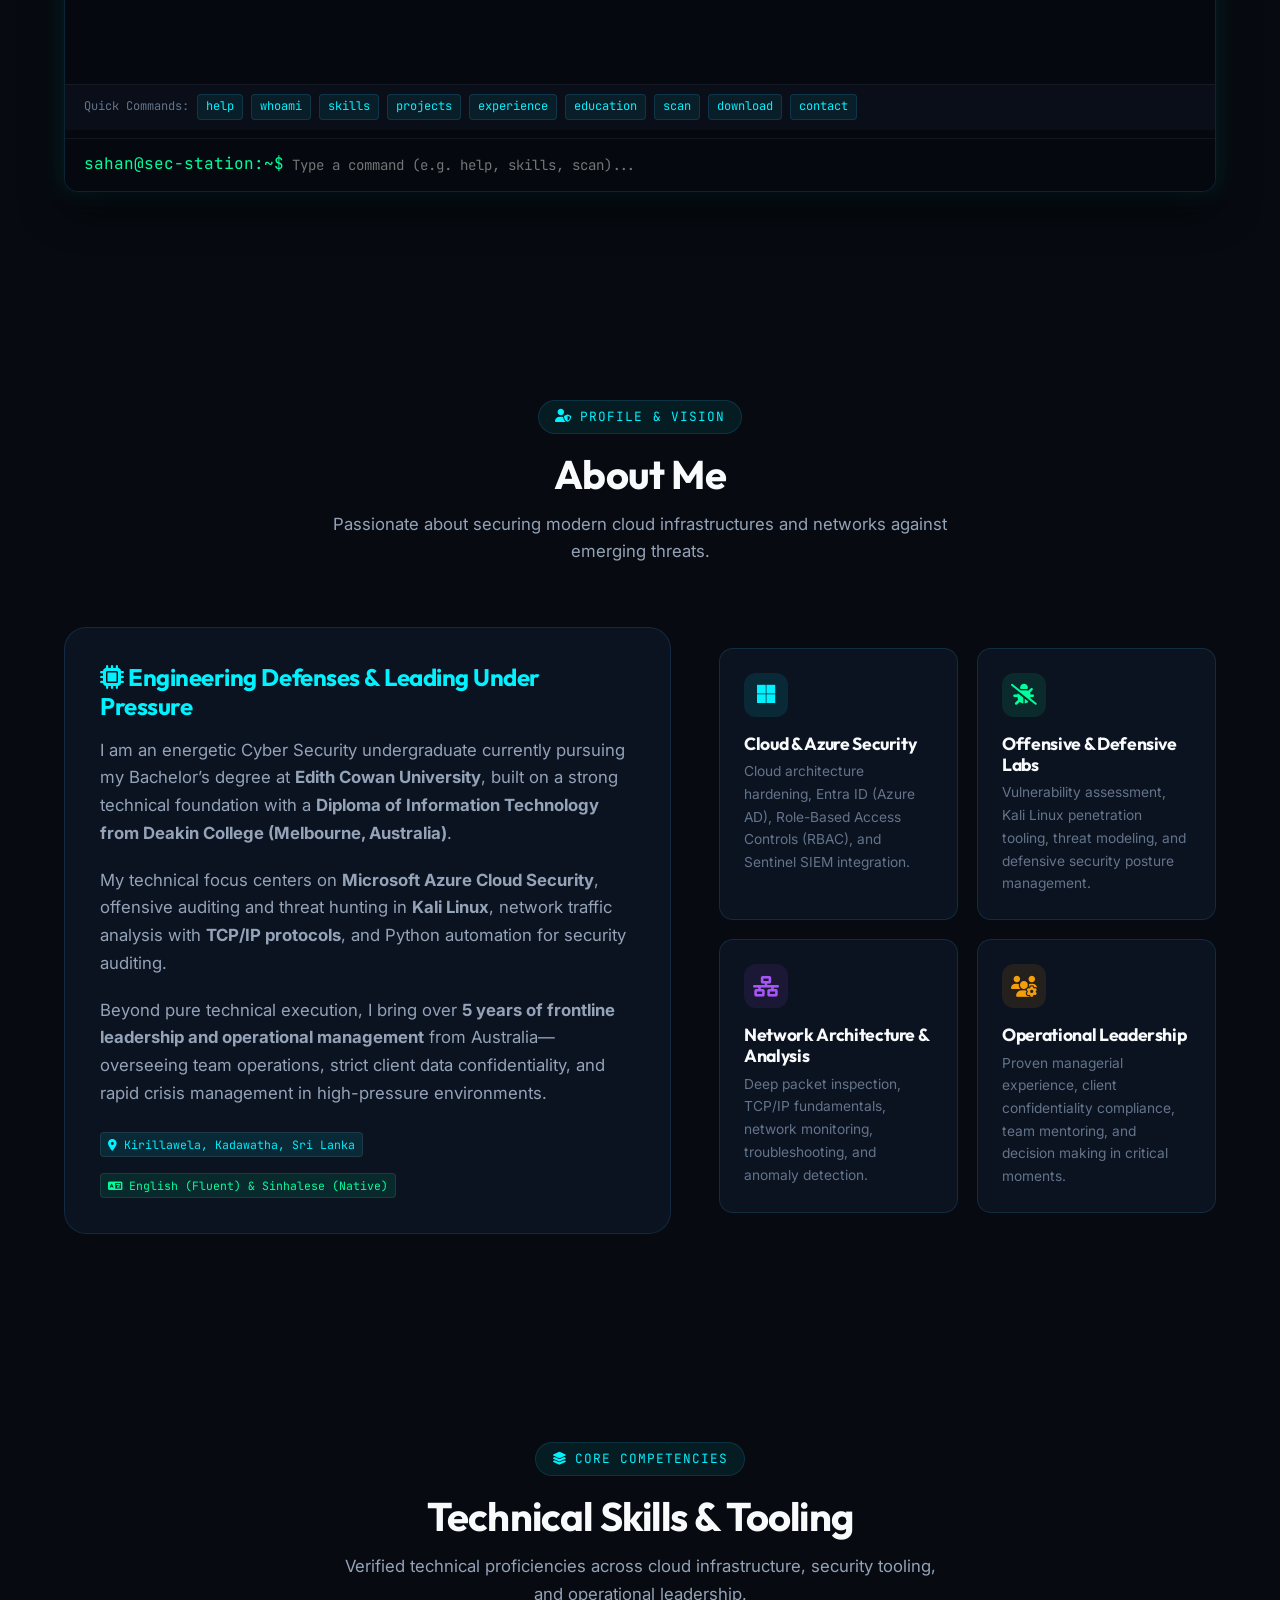
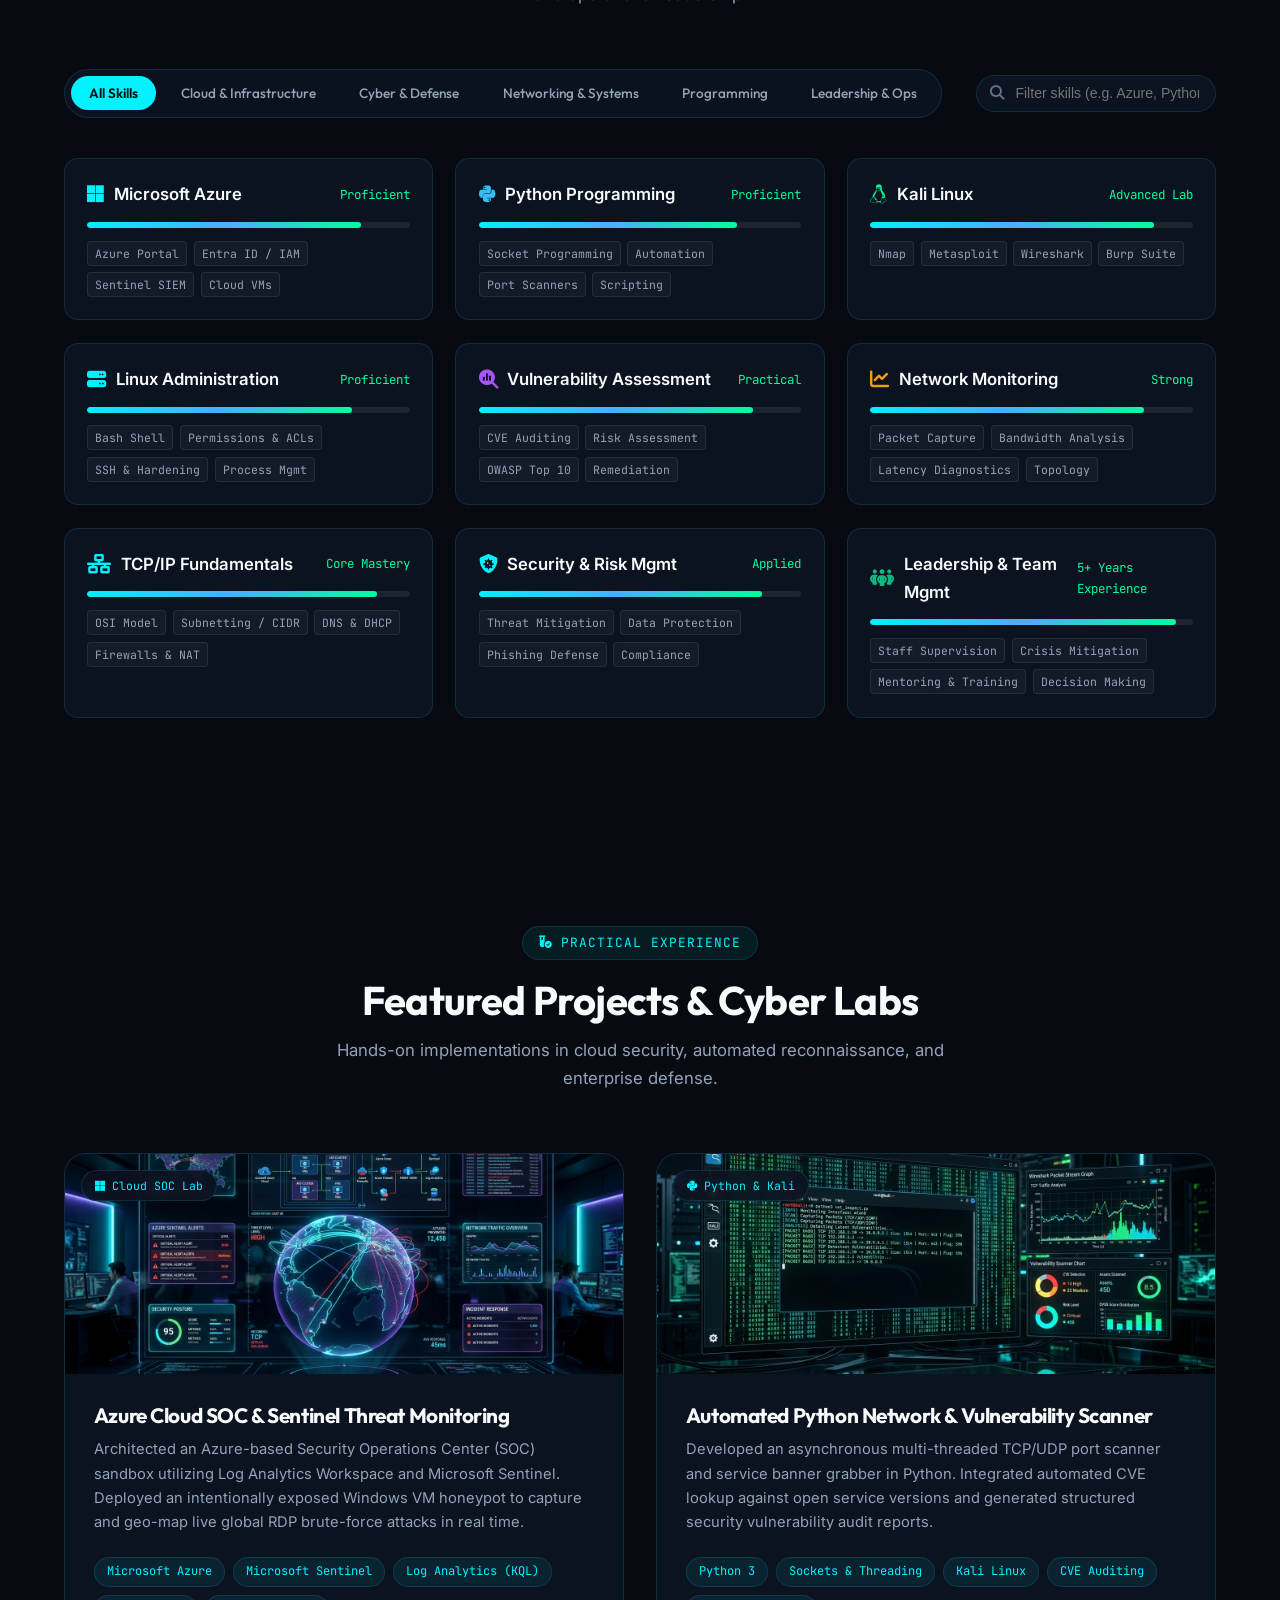
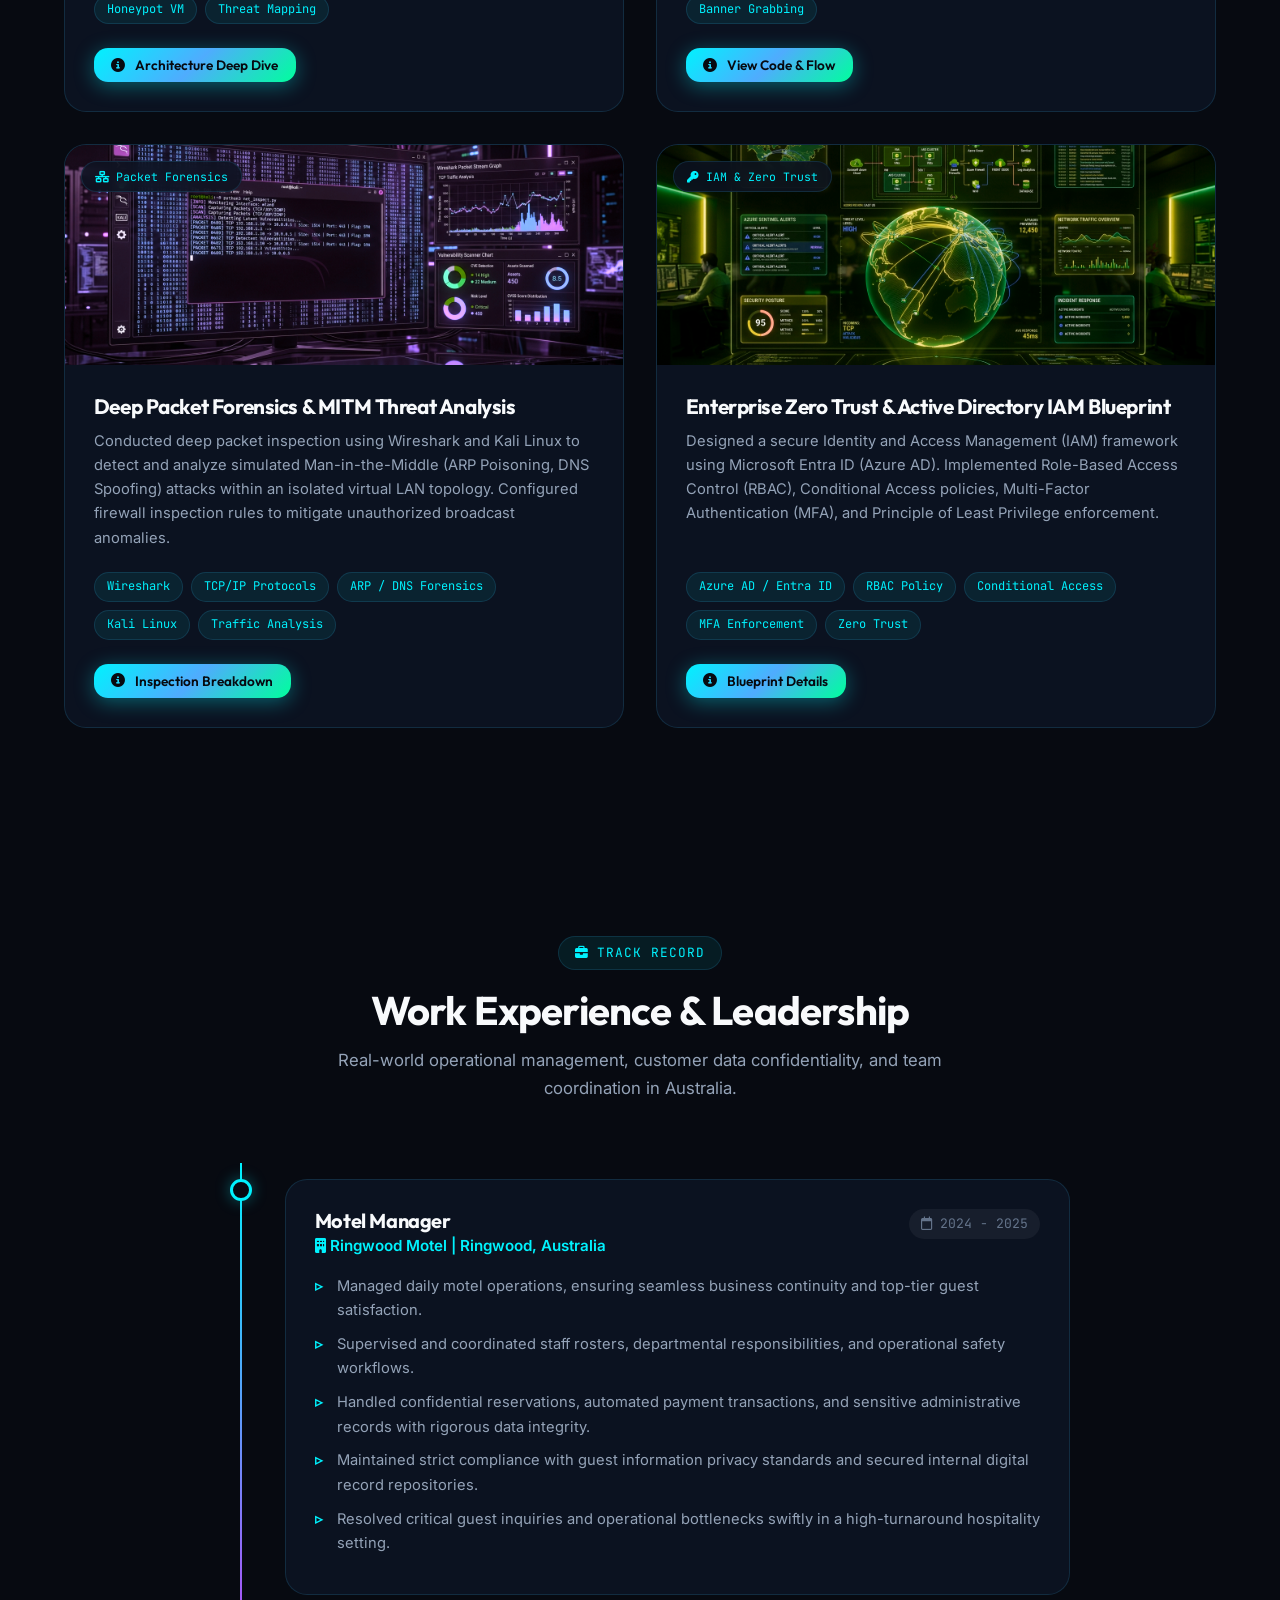
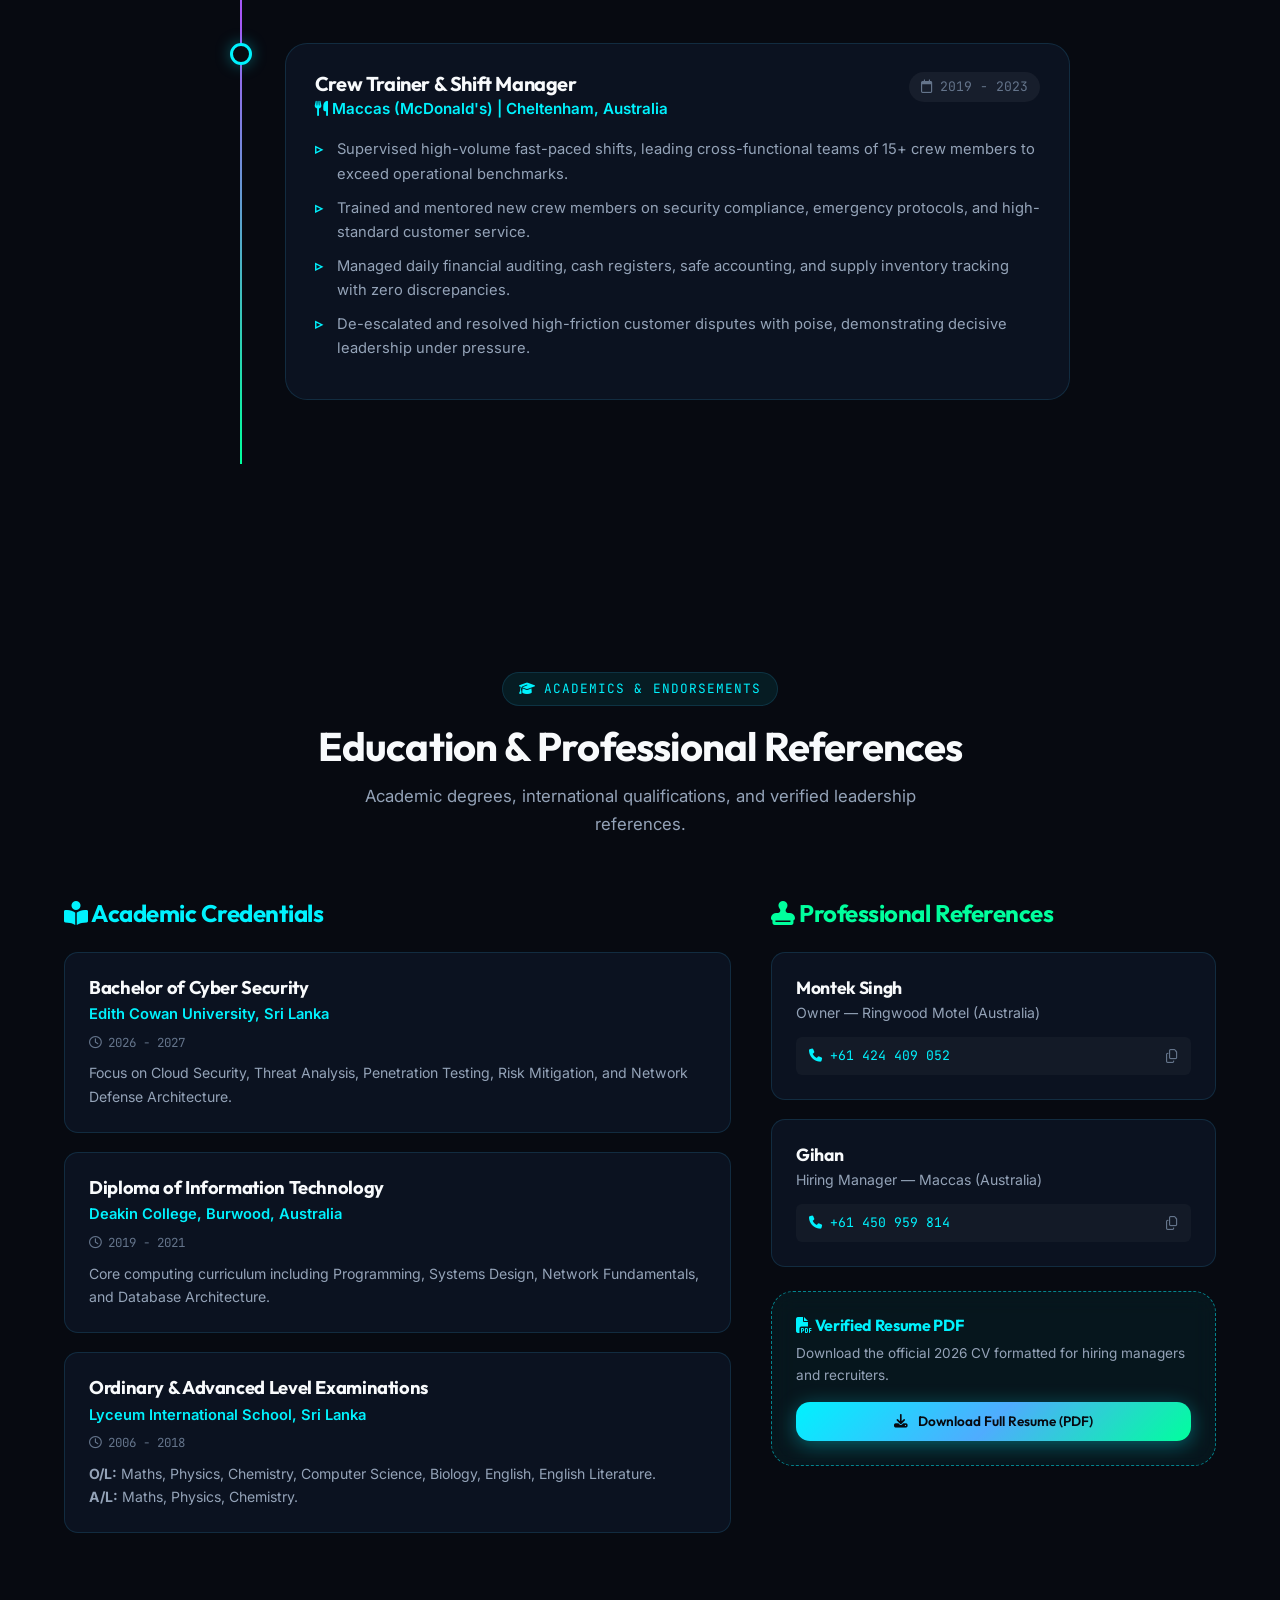
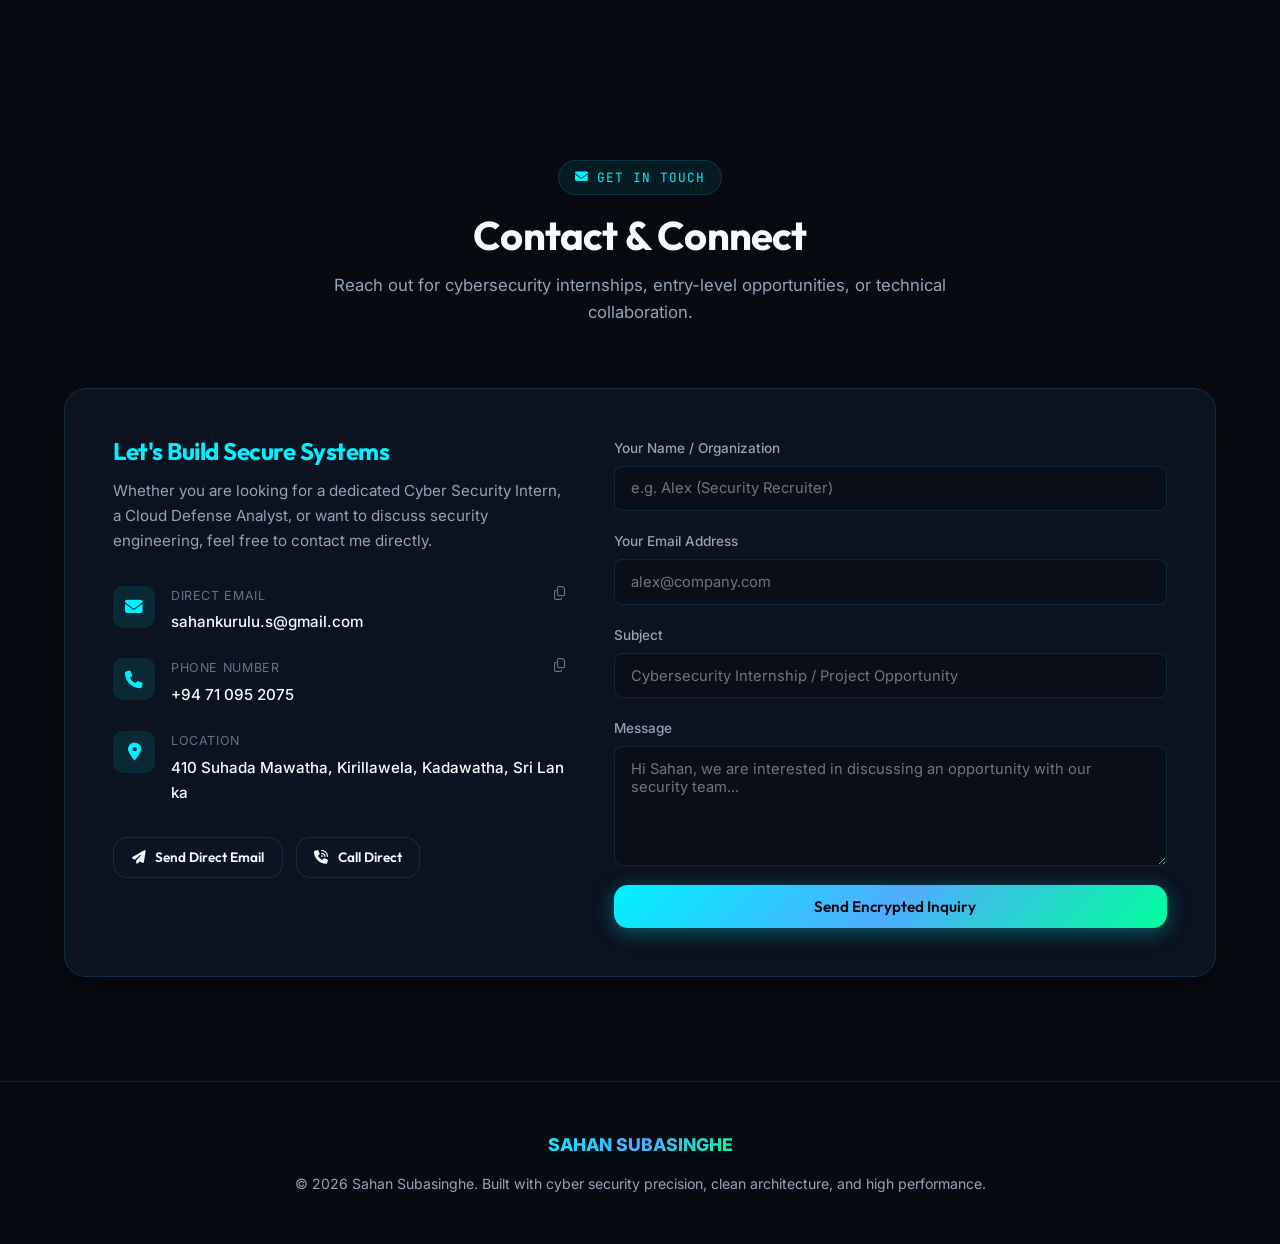
<file: portfolio/index.html>
<!DOCTYPE html>
<html lang="en">
<head>
  <meta charset="UTF-8">
  <meta name="viewport" content="width=device-width, initial-scale=1.0">
  <meta name="description" content="Portfolio of Sahan Subasinghe - Cyber Security Undergraduate & Cloud Security Specialist. Experience in Azure, Kali Linux, Python, and Network Security.">
  <meta name="keywords" content="Sahan Subasinghe, Cyber Security, Cloud Security, Microsoft Azure, Kali Linux, Python, Network Security, Edith Cowan University">
  <meta name="author" content="Sahan Subasinghe">
  <meta property="og:title" content="Sahan Subasinghe | Cyber Security Specialist & Cloud Security Analyst">
  <meta property="og:description" content="Explore cybersecurity projects, cloud defense labs, technical skills, and leadership experience of Sahan Subasinghe.">
  <meta property="og:type" content="website">
  <title>Sahan Subasinghe | Cyber Security Specialist & Cloud Security Undergraduate</title>

  <!-- Google Fonts & Font Awesome Icons -->
  <link rel="preconnect" href="https://fonts.googleapis.com">
  <link rel="preconnect" href="https://fonts.gstatic.com" crossorigin>
  <link href="https://cdnjs.cloudflare.com/ajax/libs/font-awesome/6.5.1/css/all.min.css" rel="stylesheet">
  
  <!-- Stylesheet -->
  <link rel="stylesheet" href="css/style.css">
</head>
<body>

  <!-- Dynamic Cyber Canvas & Background Overlays -->
  <canvas id="cyber-canvas"></canvas>
  <div class="cyber-grid-overlay"></div>
  <div class="ambient-glow glow-1"></div>
  <div class="ambient-glow glow-2"></div>
  <div class="ambient-glow glow-3"></div>

  <!-- Navigation Bar -->
  <header class="navbar" id="navbar">
    <div class="container nav-container">
      <a href="#hero" class="brand-logo" id="nav-brand">
        <div class="logo-shield">
          <i class="fa-solid fa-shield-halved"></i>
        </div>
        <span>SAHAN<span class="text-gradient">.SEC</span></span>
      </a>

      <nav>
        <ul class="nav-menu" id="nav-menu">
          <li><a href="#about" class="nav-link">About</a></li>
          <li><a href="#skills" class="nav-link">Skills</a></li>
          <li><a href="#projects" class="nav-link">Projects & Labs</a></li>
          <li><a href="#experience" class="nav-link">Experience</a></li>
          <li><a href="#education" class="nav-link">Education</a></li>
          <li><a href="#terminal-section" class="nav-link">Terminal</a></li>
          <li><a href="#contact" class="nav-link">Contact</a></li>
        </ul>
      </nav>

      <div class="nav-actions">
        <button class="icon-btn" id="theme-toggle" title="Toggle Theme (Cyber / Matrix)" aria-label="Toggle Theme">
          <i class="fa-solid fa-terminal"></i>
        </button>
        <button class="icon-btn" id="audio-toggle" title="Toggle Sound FX" aria-label="Toggle Sound">
          <i class="fa-solid fa-volume-high" id="audio-icon"></i>
        </button>
        <a href="assets/sahan_subasinghe_resume.pdf" download="Sahan_Subasinghe_Resume.pdf" class="btn btn-primary btn-sm" id="nav-resume-btn">
          <i class="fa-solid fa-file-arrow-down"></i> Resume
        </a>
        <button class="icon-btn mobile-toggle" id="mobile-toggle" aria-label="Toggle Menu">
          <i class="fa-solid fa-bars"></i>
        </button>
      </div>
    </div>
  </header>

  <main>
    <!-- ==========================================================================
         HERO SECTION
         ========================================================================== -->
    <section class="hero" id="hero">
      <div class="container hero-grid">
        <div class="hero-content">
          <div class="status-pill">
            <span class="status-dot"></span>
            <span>Available for Internship & Junior Security Roles</span>
          </div>
          <h1 class="hero-title">
            Hi, I'm <span class="text-gradient">Sahan Subasinghe</span>
          </h1>
          <div class="hero-designation">
            <i class="fa-solid fa-code-commit"></i> Cyber Security Student & Cloud Security Analyst
          </div>
          <p class="hero-bio">
            Motivated Cyber Security undergraduate at <strong>Edith Cowan University</strong> with hands-on experience in <strong>Microsoft Azure</strong>, <strong>Python</strong>, and <strong>Kali Linux</strong>. Bridging high-stakes operational leadership with offensive & defensive security engineering.
          </p>

          <div class="hero-cta">
            <a href="#projects" class="btn btn-primary btn-lg" id="hero-projects-btn">
              <i class="fa-solid fa-shield-virus"></i> Explore Projects
            </a>
            <a href="assets/sahan_subasinghe_resume.pdf" download="Sahan_Subasinghe_Resume.pdf" class="btn btn-outline btn-lg" id="hero-resume-btn">
              <i class="fa-solid fa-download"></i> Download CV (PDF)
            </a>
            <a href="#terminal-section" class="btn btn-outline btn-lg font-mono" id="hero-term-btn">
              <i class="fa-solid fa-terminal"></i> Launch CLI
            </a>
          </div>

          <div class="hero-stats">
            <div class="stat-item">
              <span class="stat-num">2+</span>
              <span class="stat-label">Years IT & Cyber Specialization</span>
            </div>
            <div class="stat-item">
              <span class="stat-num">10+</span>
              <span class="stat-label">Core Security & Cloud Tools</span>
            </div>
            <div class="stat-item">
              <span class="stat-num">5+</span>
              <span class="stat-label">Years Management & Leadership</span>
            </div>
          </div>
        </div>

        <div class="hero-visual">
          <div class="avatar-wrapper">
            <div class="avatar-frame">
              <img src="assets/avatar.jpg" alt="Sahan Subasinghe Cyber Specialist" class="avatar-img" id="hero-avatar">
            </div>
            <div class="floating-tag">
              <i class="fa-solid fa-lock"></i> Zero Trust & Cloud SOC
            </div>
            <div class="avatar-badge-float">
              <div class="badge-icon">
                <i class="fa-solid fa-shield-halved"></i>
              </div>
              <div>
                <div class="badge-text">ECU Cyber Security</div>
                <div class="badge-sub">Azure | Kali | Python</div>
              </div>
            </div>
          </div>
        </div>
      </div>
    </section>

    <!-- ==========================================================================
         INTERACTIVE CYBER TERMINAL SECTION
         ========================================================================== -->
    <section class="section" id="terminal-section">
      <div class="container">
        <div class="section-header">
          <div class="section-badge"><i class="fa-solid fa-terminal"></i> Interactive Shell</div>
          <h2 class="section-title">Security Operations Console</h2>
          <p class="section-subtitle">Interact with Sahan's profile directly via command line interface.</p>
        </div>

        <div class="terminal-card">
          <div class="terminal-header">
            <div class="terminal-dots">
              <span class="terminal-dot dot-red"></span>
              <span class="terminal-dot dot-yellow"></span>
              <span class="terminal-dot dot-green"></span>
            </div>
            <div class="terminal-title">sahan@sec-station: ~ (zsh / bash)</div>
            <div class="terminal-actions">
              <button class="term-btn" id="term-clear-btn" title="Clear screen"><i class="fa-solid fa-eraser"></i> Clear</button>
              <button class="term-btn" id="term-matrix-btn" title="Toggle Matrix Mode"><i class="fa-solid fa-code"></i> Matrix</button>
            </div>
          </div>

          <div class="terminal-body" id="terminal-output">
            <div class="term-line">
              <span class="term-prompt">sahan@sec-station:~$</span> <span class="term-cmd">system-init --banner</span>
            </div>
            <div class="term-output">
              ============================================================<br>
              ⚡ <strong>SAHAN SUBASINGHE</strong> - CYBER SECURITY PROFILE CLI v2.6<br>
              🎓 Edith Cowan University | Deakin College Alum<br>
              🛡️ Specialization: Azure Cloud, Kali Linux, Python Security Automation<br>
              ============================================================<br>
              Type <span class="text-gradient">help</span> to view available security commands.
            </div>
          </div>

          <div class="terminal-quick-bar">
            <span style="color: var(--text-muted);">Quick Commands:</span>
            <span class="quick-tag" data-cmd="help">help</span>
            <span class="quick-tag" data-cmd="whoami">whoami</span>
            <span class="quick-tag" data-cmd="skills">skills</span>
            <span class="quick-tag" data-cmd="projects">projects</span>
            <span class="quick-tag" data-cmd="experience">experience</span>
            <span class="quick-tag" data-cmd="education">education</span>
            <span class="quick-tag" data-cmd="scan">scan</span>
            <span class="quick-tag" data-cmd="download">download</span>
            <span class="quick-tag" data-cmd="contact">contact</span>
          </div>

          <div class="terminal-input-row" style="padding: 0.8rem 1.2rem; background: #05080f; border-top: 1px solid rgba(255,255,255,0.05);">
            <span class="term-prompt font-mono">sahan@sec-station:~$</span>
            <input type="text" id="terminal-input" class="terminal-input" placeholder="Type a command (e.g. help, skills, scan)..." autocomplete="off" spellcheck="false">
          </div>
        </div>
      </div>
    </section>

    <!-- ==========================================================================
         ABOUT SECTION
         ========================================================================== -->
    <section class="section" id="about">
      <div class="container">
        <div class="section-header">
          <div class="section-badge"><i class="fa-solid fa-user-shield"></i> Profile & Vision</div>
          <h2 class="section-title">About Me</h2>
          <p class="section-subtitle">Passionate about securing modern cloud infrastructures and networks against emerging threats.</p>
        </div>

        <div class="about-grid">
          <div class="about-card">
            <h3 style="margin-bottom: 1rem; color: var(--cyan-primary);">
              <i class="fa-solid fa-microchip"></i> Engineering Defenses & Leading Under Pressure
            </h3>
            <p class="about-p">
              I am an energetic Cyber Security undergraduate currently pursuing my Bachelor’s degree at <strong>Edith Cowan University</strong>, built on a strong technical foundation with a <strong>Diploma of Information Technology from Deakin College (Melbourne, Australia)</strong>.
            </p>
            <p class="about-p">
              My technical focus centers on <strong>Microsoft Azure Cloud Security</strong>, offensive auditing and threat hunting in <strong>Kali Linux</strong>, network traffic analysis with <strong>TCP/IP protocols</strong>, and Python automation for security auditing.
            </p>
            <p class="about-p">
              Beyond pure technical execution, I bring over <strong>5 years of frontline leadership and operational management</strong> from Australia—overseeing team operations, strict client data confidentiality, and rapid crisis management in high-pressure environments.
            </p>
            <div style="display: flex; gap: 1rem; margin-top: 1.5rem; flex-wrap: wrap;">
              <div class="skill-tag" style="background: rgba(0, 242, 254, 0.1); color: var(--cyan-primary);">
                <i class="fa-solid fa-location-dot"></i> Kirillawela, Kadawatha, Sri Lanka
              </div>
              <div class="skill-tag" style="background: rgba(0, 255, 157, 0.1); color: var(--emerald-neon);">
                <i class="fa-solid fa-language"></i> English (Fluent) & Sinhalese (Native)
              </div>
            </div>
          </div>

          <div class="pillars-grid">
            <div class="pillar-card">
              <div class="pillar-icon"><i class="fa-brands fa-microsoft"></i></div>
              <h4 class="pillar-title">Cloud & Azure Security</h4>
              <p class="pillar-desc">Cloud architecture hardening, Entra ID (Azure AD), Role-Based Access Controls (RBAC), and Sentinel SIEM integration.</p>
            </div>

            <div class="pillar-card">
              <div class="pillar-icon"><i class="fa-solid fa-bug-slash"></i></div>
              <h4 class="pillar-title">Offensive & Defensive Labs</h4>
              <p class="pillar-desc">Vulnerability assessment, Kali Linux penetration tooling, threat modeling, and defensive security posture management.</p>
            </div>

            <div class="pillar-card">
              <div class="pillar-icon"><i class="fa-solid fa-network-wired"></i></div>
              <h4 class="pillar-title">Network Architecture & Analysis</h4>
              <p class="pillar-desc">Deep packet inspection, TCP/IP fundamentals, network monitoring, troubleshooting, and anomaly detection.</p>
            </div>

            <div class="pillar-card">
              <div class="pillar-icon"><i class="fa-solid fa-users-gear"></i></div>
              <h4 class="pillar-title">Operational Leadership</h4>
              <p class="pillar-desc">Proven managerial experience, client confidentiality compliance, team mentoring, and decision making in critical moments.</p>
            </div>
          </div>
        </div>
      </div>
    </section>

    <!-- ==========================================================================
         SKILLS MATRIX SECTION
         ========================================================================== -->
    <section class="section" id="skills">
      <div class="container">
        <div class="section-header">
          <div class="section-badge"><i class="fa-solid fa-layer-group"></i> Core Competencies</div>
          <h2 class="section-title">Technical Skills & Tooling</h2>
          <p class="section-subtitle">Verified technical proficiencies across cloud infrastructure, security tooling, and operational leadership.</p>
        </div>

        <div class="skills-controls">
          <div class="skill-tabs">
            <button class="skill-tab-btn active" data-category="all">All Skills</button>
            <button class="skill-tab-btn" data-category="cloud">Cloud & Infrastructure</button>
            <button class="skill-tab-btn" data-category="security">Cyber & Defense</button>
            <button class="skill-tab-btn" data-category="networking">Networking & Systems</button>
            <button class="skill-tab-btn" data-category="programming">Programming</button>
            <button class="skill-tab-btn" data-category="leadership">Leadership & Ops</button>
          </div>

          <div class="skills-search-wrap">
            <i class="fa-solid fa-magnifying-glass search-icon"></i>
            <input type="text" id="skills-search" class="skills-search-input" placeholder="Filter skills (e.g. Azure, Python)...">
          </div>
        </div>

        <div class="skills-grid" id="skills-grid">
          <!-- Skill: Microsoft Azure -->
          <div class="skill-card" data-category="cloud" data-name="Microsoft Azure">
            <div class="skill-header">
              <div class="skill-name-wrap">
                <i class="fa-brands fa-microsoft skill-icon-badge"></i>
                <div class="skill-name">Microsoft Azure</div>
              </div>
              <span class="skill-level-text">Proficient</span>
            </div>
            <div class="skill-bar-track">
              <div class="skill-bar-fill" style="width: 85%;"></div>
            </div>
            <div class="skill-tags">
              <span class="skill-tag">Azure Portal</span>
              <span class="skill-tag">Entra ID / IAM</span>
              <span class="skill-tag">Sentinel SIEM</span>
              <span class="skill-tag">Cloud VMs</span>
            </div>
          </div>

          <!-- Skill: Python Programming -->
          <div class="skill-card" data-category="programming" data-name="Python Programming">
            <div class="skill-header">
              <div class="skill-name-wrap">
                <i class="fa-brands fa-python skill-icon-badge" style="color: #38bdf8;"></i>
                <div class="skill-name">Python Programming</div>
              </div>
              <span class="skill-level-text">Proficient</span>
            </div>
            <div class="skill-bar-track">
              <div class="skill-bar-fill" style="width: 80%;"></div>
            </div>
            <div class="skill-tags">
              <span class="skill-tag">Socket Programming</span>
              <span class="skill-tag">Automation</span>
              <span class="skill-tag">Port Scanners</span>
              <span class="skill-tag">Scripting</span>
            </div>
          </div>

          <!-- Skill: Kali Linux -->
          <div class="skill-card" data-category="security" data-name="Kali Linux">
            <div class="skill-header">
              <div class="skill-name-wrap">
                <i class="fa-brands fa-linux skill-icon-badge" style="color: #00ff9d;"></i>
                <div class="skill-name">Kali Linux</div>
              </div>
              <span class="skill-level-text">Advanced Lab</span>
            </div>
            <div class="skill-bar-track">
              <div class="skill-bar-fill" style="width: 88%;"></div>
            </div>
            <div class="skill-tags">
              <span class="skill-tag">Nmap</span>
              <span class="skill-tag">Metasploit</span>
              <span class="skill-tag">Wireshark</span>
              <span class="skill-tag">Burp Suite</span>
            </div>
          </div>

          <!-- Skill: Linux Administration -->
          <div class="skill-card" data-category="networking" data-name="Linux Administration">
            <div class="skill-header">
              <div class="skill-name-wrap">
                <i class="fa-solid fa-server skill-icon-badge"></i>
                <div class="skill-name">Linux Administration</div>
              </div>
              <span class="skill-level-text">Proficient</span>
            </div>
            <div class="skill-bar-track">
              <div class="skill-bar-fill" style="width: 82%;"></div>
            </div>
            <div class="skill-tags">
              <span class="skill-tag">Bash Shell</span>
              <span class="skill-tag">Permissions & ACLs</span>
              <span class="skill-tag">SSH & Hardening</span>
              <span class="skill-tag">Process Mgmt</span>
            </div>
          </div>

          <!-- Skill: Vulnerability Assessment -->
          <div class="skill-card" data-category="security" data-name="Vulnerability Assessment">
            <div class="skill-header">
              <div class="skill-name-wrap">
                <i class="fa-solid fa-magnifying-glass-chart skill-icon-badge" style="color: #a855f7;"></i>
                <div class="skill-name">Vulnerability Assessment</div>
              </div>
              <span class="skill-level-text">Practical</span>
            </div>
            <div class="skill-bar-track">
              <div class="skill-bar-fill" style="width: 85%;"></div>
            </div>
            <div class="skill-tags">
              <span class="skill-tag">CVE Auditing</span>
              <span class="skill-tag">Risk Assessment</span>
              <span class="skill-tag">OWASP Top 10</span>
              <span class="skill-tag">Remediation</span>
            </div>
          </div>

          <!-- Skill: Network Monitoring & Troubleshooting -->
          <div class="skill-card" data-category="networking" data-name="Network Monitoring Troubleshooting">
            <div class="skill-header">
              <div class="skill-name-wrap">
                <i class="fa-solid fa-chart-line skill-icon-badge" style="color: #f59e0b;"></i>
                <div class="skill-name">Network Monitoring</div>
              </div>
              <span class="skill-level-text">Strong</span>
            </div>
            <div class="skill-bar-track">
              <div class="skill-bar-fill" style="width: 85%;"></div>
            </div>
            <div class="skill-tags">
              <span class="skill-tag">Packet Capture</span>
              <span class="skill-tag">Bandwidth Analysis</span>
              <span class="skill-tag">Latency Diagnostics</span>
              <span class="skill-tag">Topology</span>
            </div>
          </div>

          <!-- Skill: TCP/IP & Network Fundamentals -->
          <div class="skill-card" data-category="networking" data-name="TCP/IP Network Fundamentals">
            <div class="skill-header">
              <div class="skill-name-wrap">
                <i class="fa-solid fa-network-wired skill-icon-badge"></i>
                <div class="skill-name">TCP/IP Fundamentals</div>
              </div>
              <span class="skill-level-text">Core Mastery</span>
            </div>
            <div class="skill-bar-track">
              <div class="skill-bar-fill" style="width: 90%;"></div>
            </div>
            <div class="skill-tags">
              <span class="skill-tag">OSI Model</span>
              <span class="skill-tag">Subnetting / CIDR</span>
              <span class="skill-tag">DNS & DHCP</span>
              <span class="skill-tag">Firewalls & NAT</span>
            </div>
          </div>

          <!-- Skill: Security Awareness & Risk Assessment -->
          <div class="skill-card" data-category="security" data-name="Security Awareness Risk Assessment">
            <div class="skill-header">
              <div class="skill-name-wrap">
                <i class="fa-solid fa-shield-virus skill-icon-badge" style="color: #00f2fe;"></i>
                <div class="skill-name">Security & Risk Mgmt</div>
              </div>
              <span class="skill-level-text">Applied</span>
            </div>
            <div class="skill-bar-track">
              <div class="skill-bar-fill" style="width: 88%;"></div>
            </div>
            <div class="skill-tags">
              <span class="skill-tag">Threat Mitigation</span>
              <span class="skill-tag">Data Protection</span>
              <span class="skill-tag">Phishing Defense</span>
              <span class="skill-tag">Compliance</span>
            </div>
          </div>

          <!-- Skill: Leadership & Team Management -->
          <div class="skill-card" data-category="leadership" data-name="Leadership Team Management">
            <div class="skill-header">
              <div class="skill-name-wrap">
                <i class="fa-solid fa-people-group skill-icon-badge" style="color: #10b981;"></i>
                <div class="skill-name">Leadership & Team Mgmt</div>
              </div>
              <span class="skill-level-text">5+ Years Experience</span>
            </div>
            <div class="skill-bar-track">
              <div class="skill-bar-fill" style="width: 95%;"></div>
            </div>
            <div class="skill-tags">
              <span class="skill-tag">Staff Supervision</span>
              <span class="skill-tag">Crisis Mitigation</span>
              <span class="skill-tag">Mentoring & Training</span>
              <span class="skill-tag">Decision Making</span>
            </div>
          </div>
        </div>
      </div>
    </section>

    <!-- ==========================================================================
         FEATURED PROJECTS & LABS SECTION
         ========================================================================== -->
    <section class="section" id="projects">
      <div class="container">
        <div class="section-header">
          <div class="section-badge"><i class="fa-solid fa-vial-circle-check"></i> Practical Experience</div>
          <h2 class="section-title">Featured Projects & Cyber Labs</h2>
          <p class="section-subtitle">Hands-on implementations in cloud security, automated reconnaissance, and enterprise defense.</p>
        </div>

        <div class="projects-grid">
          <!-- Project 1 -->
          <div class="project-card">
            <div class="project-img-wrap">
              <img src="assets/azure_lab.jpg" alt="Azure Cloud Threat Lab" class="project-img">
              <span class="project-badge-overlay"><i class="fa-brands fa-microsoft"></i> Cloud SOC Lab</span>
            </div>
            <div class="project-content">
              <h3 class="project-title">Azure Cloud SOC & Sentinel Threat Monitoring</h3>
              <p class="project-desc">
                Architected an Azure-based Security Operations Center (SOC) sandbox utilizing Log Analytics Workspace and Microsoft Sentinel. Deployed an intentionally exposed Windows VM honeypot to capture and geo-map live global RDP brute-force attacks in real time.
              </p>
              <div class="project-tech-stack">
                <span class="tech-pill">Microsoft Azure</span>
                <span class="tech-pill">Microsoft Sentinel</span>
                <span class="tech-pill">Log Analytics (KQL)</span>
                <span class="tech-pill">Honeypot VM</span>
                <span class="tech-pill">Threat Mapping</span>
              </div>
              <div class="project-actions">
                <button class="btn btn-primary btn-sm project-modal-trigger" data-project="azure">
                  <i class="fa-solid fa-circle-info"></i> Architecture Deep Dive
                </button>
              </div>
            </div>
          </div>

          <!-- Project 2 -->
          <div class="project-card">
            <div class="project-img-wrap">
              <img src="assets/kali_lab.jpg" alt="Automated Python Network Scanner" class="project-img">
              <span class="project-badge-overlay"><i class="fa-brands fa-python"></i> Python & Kali</span>
            </div>
            <div class="project-content">
              <h3 class="project-title">Automated Python Network & Vulnerability Scanner</h3>
              <p class="project-desc">
                Developed an asynchronous multi-threaded TCP/UDP port scanner and service banner grabber in Python. Integrated automated CVE lookup against open service versions and generated structured security vulnerability audit reports.
              </p>
              <div class="project-tech-stack">
                <span class="tech-pill">Python 3</span>
                <span class="tech-pill">Sockets & Threading</span>
                <span class="tech-pill">Kali Linux</span>
                <span class="tech-pill">CVE Auditing</span>
                <span class="tech-pill">Banner Grabbing</span>
              </div>
              <div class="project-actions">
                <button class="btn btn-primary btn-sm project-modal-trigger" data-project="scanner">
                  <i class="fa-solid fa-circle-info"></i> View Code & Flow
                </button>
              </div>
            </div>
          </div>

          <!-- Project 3 -->
          <div class="project-card">
            <div class="project-img-wrap">
              <img src="assets/kali_lab.jpg" alt="Packet Analysis & MITM Detection" class="project-img" style="filter: hue-rotate(90deg);">
              <span class="project-badge-overlay"><i class="fa-solid fa-network-wired"></i> Packet Forensics</span>
            </div>
            <div class="project-content">
              <h3 class="project-title">Deep Packet Forensics & MITM Threat Analysis</h3>
              <p class="project-desc">
                Conducted deep packet inspection using Wireshark and Kali Linux to detect and analyze simulated Man-in-the-Middle (ARP Poisoning, DNS Spoofing) attacks within an isolated virtual LAN topology. Configured firewall inspection rules to mitigate unauthorized broadcast anomalies.
              </p>
              <div class="project-tech-stack">
                <span class="tech-pill">Wireshark</span>
                <span class="tech-pill">TCP/IP Protocols</span>
                <span class="tech-pill">ARP / DNS Forensics</span>
                <span class="tech-pill">Kali Linux</span>
                <span class="tech-pill">Traffic Analysis</span>
              </div>
              <div class="project-actions">
                <button class="btn btn-primary btn-sm project-modal-trigger" data-project="packet">
                  <i class="fa-solid fa-circle-info"></i> Inspection Breakdown
                </button>
              </div>
            </div>
          </div>

          <!-- Project 4 -->
          <div class="project-card">
            <div class="project-img-wrap">
              <img src="assets/azure_lab.jpg" alt="Zero Trust Identity Blueprint" class="project-img" style="filter: hue-rotate(240deg);">
              <span class="project-badge-overlay"><i class="fa-solid fa-key"></i> IAM & Zero Trust</span>
            </div>
            <div class="project-content">
              <h3 class="project-title">Enterprise Zero Trust & Active Directory IAM Blueprint</h3>
              <p class="project-desc">
                Designed a secure Identity and Access Management (IAM) framework using Microsoft Entra ID (Azure AD). Implemented Role-Based Access Control (RBAC), Conditional Access policies, Multi-Factor Authentication (MFA), and Principle of Least Privilege enforcement.
              </p>
              <div class="project-tech-stack">
                <span class="tech-pill">Azure AD / Entra ID</span>
                <span class="tech-pill">RBAC Policy</span>
                <span class="tech-pill">Conditional Access</span>
                <span class="tech-pill">MFA Enforcement</span>
                <span class="tech-pill">Zero Trust</span>
              </div>
              <div class="project-actions">
                <button class="btn btn-primary btn-sm project-modal-trigger" data-project="iam">
                  <i class="fa-solid fa-circle-info"></i> Blueprint Details
                </button>
              </div>
            </div>
          </div>
        </div>
      </div>
    </section>

    <!-- ==========================================================================
         EXPERIENCE & LEADERSHIP TIMELINE
         ========================================================================== -->
    <section class="section" id="experience">
      <div class="container">
        <div class="section-header">
          <div class="section-badge"><i class="fa-solid fa-briefcase"></i> Track Record</div>
          <h2 class="section-title">Work Experience & Leadership</h2>
          <p class="section-subtitle">Real-world operational management, customer data confidentiality, and team coordination in Australia.</p>
        </div>

        <div class="timeline">
          <!-- Item 1: Motel Manager -->
          <div class="timeline-item">
            <div class="timeline-dot"></div>
            <div class="timeline-card">
              <div class="timeline-header">
                <div>
                  <h3 class="timeline-role">Motel Manager</h3>
                  <div class="timeline-company"><i class="fa-solid fa-building"></i> Ringwood Motel | Ringwood, Australia</div>
                </div>
                <span class="timeline-date"><i class="fa-regular fa-calendar"></i> 2024 - 2025</span>
              </div>
              <ul class="timeline-list">
                <li>Managed daily motel operations, ensuring seamless business continuity and top-tier guest satisfaction.</li>
                <li>Supervised and coordinated staff rosters, departmental responsibilities, and operational safety workflows.</li>
                <li>Handled confidential reservations, automated payment transactions, and sensitive administrative records with rigorous data integrity.</li>
                <li>Maintained strict compliance with guest information privacy standards and secured internal digital record repositories.</li>
                <li>Resolved critical guest inquiries and operational bottlenecks swiftly in a high-turnaround hospitality setting.</li>
              </ul>
            </div>
          </div>

          <!-- Item 2: Maccas Shift Manager -->
          <div class="timeline-item">
            <div class="timeline-dot"></div>
            <div class="timeline-card">
              <div class="timeline-header">
                <div>
                  <h3 class="timeline-role">Crew Trainer & Shift Manager</h3>
                  <div class="timeline-company"><i class="fa-solid fa-utensils"></i> Maccas (McDonald's) | Cheltenham, Australia</div>
                </div>
                <span class="timeline-date"><i class="fa-regular fa-calendar"></i> 2019 - 2023</span>
              </div>
              <ul class="timeline-list">
                <li>Supervised high-volume fast-paced shifts, leading cross-functional teams of 15+ crew members to exceed operational benchmarks.</li>
                <li>Trained and mentored new crew members on security compliance, emergency protocols, and high-standard customer service.</li>
                <li>Managed daily financial auditing, cash registers, safe accounting, and supply inventory tracking with zero discrepancies.</li>
                <li>De-escalated and resolved high-friction customer disputes with poise, demonstrating decisive leadership under pressure.</li>
              </ul>
            </div>
          </div>
        </div>
      </div>
    </section>

    <!-- ==========================================================================
         EDUCATION & REFERENCES SECTION
         ========================================================================== -->
    <section class="section" id="education">
      <div class="container">
        <div class="section-header">
          <div class="section-badge"><i class="fa-solid fa-graduation-cap"></i> Academics & Endorsements</div>
          <h2 class="section-title">Education & Professional References</h2>
          <p class="section-subtitle">Academic degrees, international qualifications, and verified leadership references.</p>
        </div>

        <div class="edu-ref-grid">
          <!-- Education Column -->
          <div class="edu-col">
            <h3 style="margin-bottom: 1.5rem; color: var(--cyan-primary);"><i class="fa-solid fa-book-open-reader"></i> Academic Credentials</h3>

            <div class="edu-card">
              <h4 class="edu-degree">Bachelor of Cyber Security</h4>
              <div class="edu-school">Edith Cowan University, Sri Lanka</div>
              <div class="edu-period"><i class="fa-regular fa-clock"></i> 2026 - 2027</div>
              <p style="font-size: 0.88rem; margin-top: 0.5rem; color: var(--text-secondary);">
                Focus on Cloud Security, Threat Analysis, Penetration Testing, Risk Mitigation, and Network Defense Architecture.
              </p>
            </div>

            <div class="edu-card">
              <h4 class="edu-degree">Diploma of Information Technology</h4>
              <div class="edu-school">Deakin College, Burwood, Australia</div>
              <div class="edu-period"><i class="fa-regular fa-clock"></i> 2019 - 2021</div>
              <p style="font-size: 0.88rem; margin-top: 0.5rem; color: var(--text-secondary);">
                Core computing curriculum including Programming, Systems Design, Network Fundamentals, and Database Architecture.
              </p>
            </div>

            <div class="edu-card">
              <h4 class="edu-degree">Ordinary & Advanced Level Examinations</h4>
              <div class="edu-school">Lyceum International School, Sri Lanka</div>
              <div class="edu-period"><i class="fa-regular fa-clock"></i> 2006 - 2018</div>
              <p style="font-size: 0.88rem; margin-top: 0.5rem; color: var(--text-secondary);">
                <strong>O/L:</strong> Maths, Physics, Chemistry, Computer Science, Biology, English, English Literature.<br>
                <strong>A/L:</strong> Maths, Physics, Chemistry.
              </p>
            </div>
          </div>

          <!-- References Column -->
          <div class="ref-col">
            <h3 style="margin-bottom: 1.5rem; color: var(--emerald-neon);"><i class="fa-solid fa-stamp"></i> Professional References</h3>

            <div class="reference-card">
              <h4 class="ref-name">Montek Singh</h4>
              <div class="ref-role">Owner — Ringwood Motel (Australia)</div>
              <div class="ref-contact-row">
                <span><i class="fa-solid fa-phone"></i> +61 424 409 052</span>
                <button class="copy-mini-btn copy-btn" data-copy="+61424409052" title="Copy Phone Number">
                  <i class="fa-regular fa-copy"></i>
                </button>
              </div>
            </div>

            <div class="reference-card">
              <h4 class="ref-name">Gihan</h4>
              <div class="ref-role">Hiring Manager — Maccas (Australia)</div>
              <div class="ref-contact-row">
                <span><i class="fa-solid fa-phone"></i> +61 450 959 814</span>
                <button class="copy-mini-btn copy-btn" data-copy="+61450959814" title="Copy Phone Number">
                  <i class="fa-regular fa-copy"></i>
                </button>
              </div>
            </div>

            <div class="about-card" style="margin-top: 1.5rem; padding: 1.5rem; background: rgba(0, 242, 254, 0.05); border: 1px dashed var(--border-active);">
              <h4 style="font-size: 1rem; color: var(--cyan-primary); margin-bottom: 0.4rem;">
                <i class="fa-solid fa-file-pdf"></i> Verified Resume PDF
              </h4>
              <p style="font-size: 0.85rem; margin-bottom: 1rem;">
                Download the official 2026 CV formatted for hiring managers and recruiters.
              </p>
              <a href="assets/sahan_subasinghe_resume.pdf" download="Sahan_Subasinghe_Resume.pdf" class="btn btn-primary btn-sm" style="width: 100%;">
                <i class="fa-solid fa-download"></i> Download Full Resume (PDF)
              </a>
            </div>
          </div>
        </div>
      </div>
    </section>

    <!-- ==========================================================================
         CONTACT SECTION
         ========================================================================== -->
    <section class="section" id="contact">
      <div class="container">
        <div class="section-header">
          <div class="section-badge"><i class="fa-solid fa-envelope"></i> Get in Touch</div>
          <h2 class="section-title">Contact & Connect</h2>
          <p class="section-subtitle">Reach out for cybersecurity internships, entry-level opportunities, or technical collaboration.</p>
        </div>

        <div class="contact-wrapper">
          <!-- Left: Contact Details -->
          <div>
            <h3 style="margin-bottom: 0.8rem; color: var(--cyan-primary);">Let's Build Secure Systems</h3>
            <p style="font-size: 0.95rem; margin-bottom: 1.5rem;">
              Whether you are looking for a dedicated Cyber Security Intern, a Cloud Defense Analyst, or want to discuss security engineering, feel free to contact me directly.
            </p>

            <ul class="contact-info-list">
              <li class="contact-info-item">
                <div class="contact-icon"><i class="fa-solid fa-envelope"></i></div>
                <div style="flex: 1;">
                  <div class="contact-item-title">Direct Email</div>
                  <div class="contact-item-val">sahankurulu.s@gmail.com</div>
                </div>
                <button class="copy-mini-btn copy-btn" data-copy="sahankurulu.s@gmail.com" title="Copy Email">
                  <i class="fa-regular fa-copy"></i>
                </button>
              </li>

              <li class="contact-info-item">
                <div class="contact-icon"><i class="fa-solid fa-phone"></i></div>
                <div style="flex: 1;">
                  <div class="contact-item-title">Phone Number</div>
                  <div class="contact-item-val">+94 71 095 2075</div>
                </div>
                <button class="copy-mini-btn copy-btn" data-copy="+94710952075" title="Copy Phone">
                  <i class="fa-regular fa-copy"></i>
                </button>
              </li>

              <li class="contact-info-item">
                <div class="contact-icon"><i class="fa-solid fa-location-dot"></i></div>
                <div>
                  <div class="contact-item-title">Location</div>
                  <div class="contact-item-val">410 Suhada Mawatha, Kirillawela, Kadawatha, Sri Lanka</div>
                </div>
              </li>
            </ul>

            <div style="display: flex; gap: 0.8rem; margin-top: 2rem;">
              <a href="mailto:sahankurulu.s@gmail.com" class="btn btn-outline btn-sm">
                <i class="fa-solid fa-paper-plane"></i> Send Direct Email
              </a>
              <a href="tel:+94710952075" class="btn btn-outline btn-sm">
                <i class="fa-solid fa-phone-volume"></i> Call Direct
              </a>
            </div>
          </div>

          <!-- Right: Interactive Contact Form -->
          <div>
            <form class="contact-form" id="contact-form">
              <div class="form-group">
                <label for="contact-name" class="form-label">Your Name / Organization</label>
                <input type="text" id="contact-name" class="form-control" placeholder="e.g. Alex (Security Recruiter)" required>
              </div>

              <div class="form-group">
                <label for="contact-email" class="form-label">Your Email Address</label>
                <input type="email" id="contact-email" class="form-control" placeholder="alex@company.com" required>
              </div>

              <div class="form-group">
                <label for="contact-subject" class="form-label">Subject</label>
                <input type="text" id="contact-subject" class="form-control" placeholder="Cybersecurity Internship / Project Opportunity" required>
              </div>

              <div class="form-group">
                <label for="contact-message" class="form-label">Message</label>
                <textarea id="contact-message" class="form-control" placeholder="Hi Sahan, we are interested in discussing an opportunity with our security team..." required></textarea>
              </div>

              <button type="submit" class="btn btn-primary" id="form-submit-btn">
                <i class="fa-solid fa-shield-check"></i> Send Encrypted Inquiry
              </button>
            </form>
          </div>
        </div>
      </div>
    </section>
  </main>

  <!-- ==========================================================================
       MODAL DIALOGS (PROJECT DEEP DIVE & RESUME)
       ========================================================================== -->
  <div class="modal-backdrop" id="project-modal" role="dialog" aria-modal="true">
    <div class="modal-card">
      <div class="modal-header">
        <h3 id="modal-title" style="color: var(--cyan-primary);">Project Details</h3>
        <button class="modal-close" id="modal-close-btn" aria-label="Close modal">&times;</button>
      </div>
      <div class="modal-body" id="modal-body">
        <!-- Injected via JavaScript -->
      </div>
    </div>
  </div>

  <!-- Toast Notification Container -->
  <div class="toast-container" id="toast-container"></div>

  <!-- Footer -->
  <footer class="footer">
    <div class="container">
      <div style="margin-bottom: 0.8rem;">
        <span class="text-gradient" style="font-weight: 800; font-size: 1.1rem;">SAHAN SUBASINGHE</span>
      </div>
      <p>© 2026 Sahan Subasinghe. Built with cyber security precision, clean architecture, and high performance.</p>
    </div>
  </footer>

  <!-- Scripts -->
  <script src="js/main.js"></script>
</body>
</html>
</file>
<file: css/style.css>
/* ==========================================================================
   SAHAN SUBASINGHE - CYBER SECURITY PORTFOLIO DESIGN SYSTEM
   ========================================================================== */

@import url('https://fonts.googleapis.com/css2?family=Inter:wght@300;400;500;600;700&family=JetBrains+Mono:ital,wght@0,300;0,400;0,600;0,700;1,400&family=Outfit:wght@400;500;600;700;800;900&display=swap');

:root {
  /* Color Palette - Dark Cyberpunk / High-Tech SOC */
  --bg-dark: #070a11;
  --bg-surface: #0c1220;
  --bg-card: rgba(14, 22, 38, 0.75);
  --bg-card-hover: rgba(20, 32, 56, 0.88);
  --bg-glass: rgba(10, 16, 28, 0.7);
  --bg-terminal: #05080f;

  /* Cyber Accents */
  --cyan-primary: #00f2fe;
  --cyan-glow: rgba(0, 242, 254, 0.35);
  --blue-primary: #4facfe;
  --blue-glow: rgba(79, 172, 254, 0.3);
  --emerald-neon: #00ff9d;
  --emerald-glow: rgba(0, 255, 157, 0.3);
  --purple-neon: #a855f7;
  --purple-glow: rgba(168, 85, 247, 0.25);
  --amber-alert: #f59e0b;
  --rose-alert: #f43f5e;

  /* Gradients */
  --grad-cyber: linear-gradient(135deg, #00f2fe 0%, #4facfe 50%, #00ff9d 100%);
  --grad-card: linear-gradient(145deg, rgba(255, 255, 255, 0.05) 0%, rgba(255, 255, 255, 0.01) 100%);
  --grad-glow: radial-gradient(circle at 50% 50%, rgba(0, 242, 254, 0.15), transparent 70%);

  /* Borders & Shadows */
  --border-subtle: rgba(56, 189, 248, 0.15);
  --border-active: rgba(0, 242, 254, 0.5);
  --shadow-glow: 0 0 25px rgba(0, 242, 254, 0.2);
  --shadow-card: 0 10px 30px -10px rgba(0, 0, 0, 0.6);

  /* Typography */
  --font-sans: 'Inter', -apple-system, BlinkMacSystemFont, sans-serif;
  --font-heading: 'Outfit', sans-serif;
  --font-mono: 'JetBrains Mono', monospace;

  /* Text Colors */
  --text-main: #f8fafc;
  --text-secondary: #94a3b8;
  --text-muted: #64748b;
  --text-cyan: #38bdf8;
  --text-green: #34d399;

  /* Transitions */
  --transition-fast: 0.2s cubic-bezier(0.4, 0, 0.2, 1);
  --transition-normal: 0.3s cubic-bezier(0.4, 0, 0.2, 1);
  --transition-slow: 0.5s cubic-bezier(0.4, 0, 0.2, 1);

  /* Layout */
  --nav-height: 76px;
  --container-width: 1200px;
  --border-radius-sm: 8px;
  --border-radius-md: 14px;
  --border-radius-lg: 22px;
  --border-radius-full: 9999px;
}

/* Theme Variant: Matrix Green */
body.matrix-mode {
  --cyan-primary: #00ff66;
  --cyan-glow: rgba(0, 255, 102, 0.4);
  --blue-primary: #00dd55;
  --emerald-neon: #00ffaa;
  --grad-cyber: linear-gradient(135deg, #00ff66 0%, #00dd55 50%, #00ffaa 100%);
  --border-subtle: rgba(0, 255, 102, 0.2);
  --border-active: rgba(0, 255, 102, 0.6);
  --shadow-glow: 0 0 30px rgba(0, 255, 102, 0.25);
}

/* Universal Reset & Base Styles */
*, *::before, *::after {
  box-sizing: border-box;
  margin: 0;
  padding: 0;
}

html {
  scroll-behavior: smooth;
  font-size: 16px;
  color-scheme: dark;
}

body {
  background-color: var(--bg-dark);
  color: var(--text-main);
  font-family: var(--font-sans);
  line-height: 1.65;
  overflow-x: hidden;
  position: relative;
  min-height: 100vh;
  -webkit-font-smoothing: antialiased;
  -moz-osx-font-smoothing: grayscale;
}

/* Background Canvas & Grid Overlay */
#cyber-canvas {
  position: fixed;
  top: 0;
  left: 0;
  width: 100vw;
  height: 100vh;
  z-index: -2;
  pointer-events: none;
}

.cyber-grid-overlay {
  position: fixed;
  top: 0;
  left: 0;
  width: 100vw;
  height: 100vh;
  background-image: 
    linear-gradient(to right, rgba(56, 189, 248, 0.03) 1px, transparent 1px),
    linear-gradient(to bottom, rgba(56, 189, 248, 0.03) 1px, transparent 1px);
  background-size: 40px 40px;
  z-index: -1;
  pointer-events: none;
}

.ambient-glow {
  position: fixed;
  width: 600px;
  height: 600px;
  border-radius: 50%;
  filter: blur(140px);
  z-index: -1;
  pointer-events: none;
  opacity: 0.18;
}

.glow-1 {
  top: -100px;
  left: 10%;
  background: radial-gradient(circle, #00f2fe, #4facfe);
}

.glow-2 {
  top: 40%;
  right: -100px;
  background: radial-gradient(circle, #8b5cf6, #00f2fe);
}

.glow-3 {
  bottom: -150px;
  left: 30%;
  background: radial-gradient(circle, #00ff9d, #00f2fe);
}

/* Typography Helpers */
h1, h2, h3, h4, h5, h6 {
  font-family: var(--font-heading);
  color: var(--text-main);
  font-weight: 700;
  line-height: 1.2;
  letter-spacing: -0.02em;
}

h1 { font-size: clamp(2.4rem, 5vw, 3.8rem); font-weight: 800; }
h2 { font-size: clamp(1.8rem, 3.5vw, 2.5rem); }
h3 { font-size: clamp(1.2rem, 2vw, 1.5rem); }

p {
  color: var(--text-secondary);
}

a {
  color: inherit;
  text-decoration: none;
  transition: color var(--transition-fast);
}

.text-gradient {
  background: var(--grad-cyber);
  -webkit-background-clip: text;
  -webkit-text-fill-color: transparent;
  display: inline-block;
}

.font-mono {
  font-family: var(--font-mono);
}

/* Container & Sections */
.container {
  width: 100%;
  max-width: var(--container-width);
  margin: 0 auto;
  padding: 0 1.5rem;
}

.section {
  padding: 6.5rem 0;
  position: relative;
}

.section-header {
  text-align: center;
  margin-bottom: 3.8rem;
  position: relative;
}

.section-badge {
  display: inline-flex;
  align-items: center;
  gap: 0.5rem;
  padding: 0.35rem 1rem;
  background: rgba(0, 242, 254, 0.08);
  border: 1px solid var(--border-subtle);
  border-radius: var(--border-radius-full);
  font-family: var(--font-mono);
  font-size: 0.8rem;
  color: var(--cyan-primary);
  text-transform: uppercase;
  letter-spacing: 0.08em;
  margin-bottom: 1rem;
}

.section-title {
  margin-bottom: 0.8rem;
}

.section-subtitle {
  max-width: 620px;
  margin: 0 auto;
  font-size: 1.05rem;
}

/* ==========================================================================
   NAVIGATION BAR
   ========================================================================== */
.navbar {
  position: fixed;
  top: 0;
  left: 0;
  right: 0;
  height: var(--nav-height);
  background: var(--bg-glass);
  backdrop-filter: blur(16px);
  -webkit-backdrop-filter: blur(16px);
  border-bottom: 1px solid var(--border-subtle);
  z-index: 100;
  transition: background var(--transition-normal), box-shadow var(--transition-normal);
}

.navbar.scrolled {
  background: rgba(7, 10, 17, 0.92);
  box-shadow: 0 10px 30px rgba(0, 0, 0, 0.4);
}

.nav-container {
  display: flex;
  align-items: center;
  justify-content: space-between;
  height: 100%;
}

.brand-logo {
  display: flex;
  align-items: center;
  gap: 0.75rem;
  font-family: var(--font-heading);
  font-weight: 800;
  font-size: 1.25rem;
  letter-spacing: 0.04em;
}

.logo-shield {
  display: flex;
  align-items: center;
  justify-content: center;
  width: 38px;
  height: 38px;
  border-radius: 10px;
  background: rgba(0, 242, 254, 0.1);
  border: 1px solid var(--border-active);
  color: var(--cyan-primary);
  font-size: 1.1rem;
  box-shadow: 0 0 15px var(--cyan-glow);
}

.nav-menu {
  display: flex;
  align-items: center;
  gap: 2rem;
  list-style: none;
}

.nav-link {
  font-size: 0.92rem;
  font-weight: 500;
  color: var(--text-secondary);
  position: relative;
  padding: 0.5rem 0;
}

.nav-link:hover, .nav-link.active {
  color: var(--cyan-primary);
}

.nav-link::after {
  content: '';
  position: absolute;
  bottom: 0;
  left: 0;
  width: 0%;
  height: 2px;
  background: var(--grad-cyber);
  transition: width var(--transition-fast);
  border-radius: 2px;
}

.nav-link:hover::after, .nav-link.active::after {
  width: 100%;
}

.nav-actions {
  display: flex;
  align-items: center;
  gap: 1rem;
}

.icon-btn {
  background: rgba(255, 255, 255, 0.05);
  border: 1px solid var(--border-subtle);
  color: var(--text-secondary);
  width: 38px;
  height: 38px;
  border-radius: 10px;
  display: flex;
  align-items: center;
  justify-content: center;
  cursor: pointer;
  transition: all var(--transition-fast);
}

.icon-btn:hover {
  background: rgba(0, 242, 254, 0.12);
  border-color: var(--cyan-primary);
  color: var(--cyan-primary);
  transform: translateY(-2px);
}

.mobile-toggle {
  display: none;
}

/* Buttons */
.btn {
  display: inline-flex;
  align-items: center;
  justify-content: center;
  gap: 0.6rem;
  padding: 0.75rem 1.6rem;
  border-radius: var(--border-radius-md);
  font-family: var(--font-heading);
  font-weight: 600;
  font-size: 0.95rem;
  cursor: pointer;
  transition: all var(--transition-normal);
  border: none;
  outline: none;
  text-decoration: none;
}

.btn-primary {
  background: var(--grad-cyber);
  color: #070a11;
  box-shadow: 0 4px 20px var(--cyan-glow);
}

.btn-primary:hover {
  transform: translateY(-2px);
  box-shadow: 0 8px 30px var(--cyan-glow);
  filter: brightness(1.1);
}

.btn-outline {
  background: rgba(14, 22, 38, 0.6);
  border: 1px solid var(--border-subtle);
  color: var(--text-main);
  backdrop-filter: blur(10px);
}

.btn-outline:hover {
  border-color: var(--cyan-primary);
  color: var(--cyan-primary);
  background: rgba(0, 242, 254, 0.08);
  transform: translateY(-2px);
  box-shadow: 0 0 20px rgba(0, 242, 254, 0.2);
}

.btn-sm {
  padding: 0.5rem 1.1rem;
  font-size: 0.85rem;
}

.btn-lg {
  padding: 0.95rem 2rem;
  font-size: 1.05rem;
}

/* ==========================================================================
   HERO SECTION
   ========================================================================== */
.hero {
  padding-top: calc(var(--nav-height) + 4rem);
  padding-bottom: 5rem;
  min-height: 90vh;
  display: flex;
  align-items: center;
}

.hero-grid {
  display: grid;
  grid-template-columns: 1.15fr 0.85fr;
  gap: 3.5rem;
  align-items: center;
}

.status-pill {
  display: inline-flex;
  align-items: center;
  gap: 0.6rem;
  background: rgba(16, 185, 129, 0.1);
  border: 1px solid rgba(16, 185, 129, 0.3);
  padding: 0.4rem 1.1rem;
  border-radius: var(--border-radius-full);
  font-family: var(--font-mono);
  font-size: 0.82rem;
  color: var(--emerald-neon);
  margin-bottom: 1.5rem;
}

.status-dot {
  width: 8px;
  height: 8px;
  background-color: var(--emerald-neon);
  border-radius: 50%;
  position: relative;
}

.status-dot::after {
  content: '';
  position: absolute;
  top: -3px;
  left: -3px;
  width: 14px;
  height: 14px;
  border-radius: 50%;
  background: rgba(0, 255, 157, 0.4);
  animation: pulse-ring 2s infinite;
}

@keyframes pulse-ring {
  0% { transform: scale(0.8); opacity: 0.8; }
  50% { transform: scale(1.6); opacity: 0; }
  100% { transform: scale(0.8); opacity: 0; }
}

.hero-title {
  margin-bottom: 1rem;
}

.hero-designation {
  font-family: var(--font-heading);
  font-size: 1.3rem;
  color: var(--text-cyan);
  font-weight: 500;
  margin-bottom: 1.2rem;
}

.hero-bio {
  font-size: 1.08rem;
  color: var(--text-secondary);
  margin-bottom: 2rem;
  max-width: 580px;
}

.hero-cta {
  display: flex;
  flex-wrap: wrap;
  gap: 1.2rem;
  margin-bottom: 3rem;
}

.hero-stats {
  display: grid;
  grid-template-columns: repeat(3, 1fr);
  gap: 1.5rem;
  border-top: 1px solid var(--border-subtle);
  padding-top: 2rem;
}

.stat-item {
  display: flex;
  flex-direction: column;
}

.stat-num {
  font-family: var(--font-heading);
  font-size: 1.8rem;
  font-weight: 800;
  color: var(--text-main);
  background: var(--grad-cyber);
  -webkit-background-clip: text;
  -webkit-text-fill-color: transparent;
}

.stat-label {
  font-size: 0.82rem;
  color: var(--text-muted);
  font-weight: 500;
}

/* Hero Visual / Avatar Card */
.hero-visual {
  position: relative;
  display: flex;
  justify-content: center;
}

.avatar-wrapper {
  position: relative;
  width: 100%;
  max-width: 380px;
}

.avatar-frame {
  position: relative;
  border-radius: var(--border-radius-lg);
  overflow: hidden;
  border: 1px solid var(--border-active);
  background: var(--bg-card);
  box-shadow: var(--shadow-glow);
  backdrop-filter: blur(12px);
}

.avatar-img {
  width: 100%;
  height: auto;
  display: block;
  object-fit: cover;
  transition: transform var(--transition-slow);
}

.avatar-wrapper:hover .avatar-img {
  transform: scale(1.03);
}

.avatar-badge-float {
  position: absolute;
  bottom: -20px;
  right: -15px;
  background: rgba(12, 18, 32, 0.95);
  border: 1px solid var(--border-active);
  padding: 0.75rem 1.2rem;
  border-radius: var(--border-radius-md);
  box-shadow: 0 10px 25px rgba(0, 0, 0, 0.6);
  display: flex;
  align-items: center;
  gap: 0.75rem;
  backdrop-filter: blur(10px);
}

.badge-icon {
  font-size: 1.5rem;
  color: var(--cyan-primary);
}

.badge-text {
  font-size: 0.85rem;
  font-weight: 600;
  line-height: 1.3;
}

.badge-sub {
  font-size: 0.72rem;
  color: var(--text-muted);
  font-family: var(--font-mono);
}

.floating-tag {
  position: absolute;
  top: -15px;
  left: -15px;
  background: rgba(12, 18, 32, 0.95);
  border: 1px solid var(--border-subtle);
  padding: 0.4rem 0.9rem;
  border-radius: var(--border-radius-full);
  font-family: var(--font-mono);
  font-size: 0.75rem;
  color: var(--emerald-neon);
  display: flex;
  align-items: center;
  gap: 0.4rem;
  box-shadow: 0 5px 15px rgba(0, 0, 0, 0.5);
}

/* ==========================================================================
   INTERACTIVE CYBER TERMINAL SECTION
   ========================================================================== */
.terminal-card {
  background: var(--bg-terminal);
  border: 1px solid var(--border-subtle);
  border-radius: var(--border-radius-md);
  box-shadow: 0 15px 40px rgba(0, 0, 0, 0.7), var(--shadow-glow);
  overflow: hidden;
  font-family: var(--font-mono);
  position: relative;
}

.terminal-header {
  background: #0f172a;
  padding: 0.75rem 1.2rem;
  display: flex;
  align-items: center;
  justify-content: space-between;
  border-bottom: 1px solid rgba(255, 255, 255, 0.08);
}

.terminal-dots {
  display: flex;
  gap: 6px;
}

.terminal-dot {
  width: 11px;
  height: 11px;
  border-radius: 50%;
}

.dot-red { background: #ef4444; }
.dot-yellow { background: #f59e0b; }
.dot-green { background: #10b981; }

.terminal-title {
  font-size: 0.8rem;
  color: var(--text-secondary);
  letter-spacing: 0.05em;
}

.terminal-actions {
  display: flex;
  gap: 0.5rem;
}

.term-btn {
  background: transparent;
  border: none;
  color: var(--text-muted);
  font-size: 0.75rem;
  cursor: pointer;
  padding: 2px 6px;
  border-radius: 4px;
}

.term-btn:hover {
  color: var(--cyan-primary);
  background: rgba(255, 255, 255, 0.05);
}

.terminal-body {
  padding: 1.2rem;
  height: 380px;
  overflow-y: auto;
  font-size: 0.88rem;
  line-height: 1.5;
  color: #e2e8f0;
}

.terminal-body::-webkit-scrollbar {
  width: 6px;
}
.terminal-body::-webkit-scrollbar-thumb {
  background: rgba(56, 189, 248, 0.2);
  border-radius: 3px;
}

.term-line {
  margin-bottom: 0.6rem;
  word-break: break-word;
}

.term-prompt {
  color: var(--emerald-neon);
}

.term-cmd {
  color: var(--cyan-primary);
  font-weight: 600;
}

.term-output {
  color: #cbd5e1;
  padding-left: 0.8rem;
  border-left: 2px solid rgba(56, 189, 248, 0.2);
  margin: 0.4rem 0 0.8rem 0;
}

.term-output.success {
  border-color: var(--emerald-neon);
}

.term-output.error {
  border-color: var(--rose-alert);
  color: #fca5a5;
}

.terminal-input-row {
  display: flex;
  align-items: center;
  gap: 0.5rem;
  margin-top: 0.5rem;
}

.terminal-input {
  flex: 1;
  background: transparent;
  border: none;
  outline: none;
  color: var(--cyan-primary);
  font-family: var(--font-mono);
  font-size: 0.88rem;
}

.terminal-quick-bar {
  padding: 0.6rem 1.2rem;
  background: #090e18;
  border-top: 1px solid rgba(255, 255, 255, 0.05);
  display: flex;
  flex-wrap: wrap;
  align-items: center;
  gap: 0.5rem;
  font-size: 0.75rem;
}

.quick-tag {
  background: rgba(0, 242, 254, 0.08);
  border: 1px solid var(--border-subtle);
  color: var(--cyan-primary);
  padding: 2px 8px;
  border-radius: 4px;
  cursor: pointer;
  transition: all var(--transition-fast);
}

.quick-tag:hover {
  background: var(--cyan-primary);
  color: #000;
}

/* ==========================================================================
   ABOUT & PILLARS SECTION
   ========================================================================== */
.about-grid {
  display: grid;
  grid-template-columns: 1.1fr 0.9fr;
  gap: 3rem;
  align-items: center;
}

.about-card {
  background: var(--bg-card);
  border: 1px solid var(--border-subtle);
  border-radius: var(--border-radius-lg);
  padding: 2.2rem;
  backdrop-filter: blur(12px);
}

.about-p {
  font-size: 1.05rem;
  margin-bottom: 1.2rem;
}

.pillars-grid {
  display: grid;
  grid-template-columns: repeat(2, 1fr);
  gap: 1.2rem;
}

.pillar-card {
  background: var(--bg-card);
  border: 1px solid var(--border-subtle);
  border-radius: var(--border-radius-md);
  padding: 1.5rem;
  transition: all var(--transition-normal);
  position: relative;
  overflow: hidden;
}

.pillar-card:hover {
  border-color: var(--border-active);
  transform: translateY(-4px);
  box-shadow: 0 10px 25px rgba(0, 242, 254, 0.15);
}

.pillar-icon {
  width: 44px;
  height: 44px;
  border-radius: 12px;
  background: rgba(0, 242, 254, 0.1);
  color: var(--cyan-primary);
  display: flex;
  align-items: center;
  justify-content: center;
  font-size: 1.3rem;
  margin-bottom: 1rem;
}

.pillar-card:nth-child(2) .pillar-icon {
  background: rgba(0, 255, 157, 0.1);
  color: var(--emerald-neon);
}
.pillar-card:nth-child(3) .pillar-icon {
  background: rgba(168, 85, 247, 0.1);
  color: var(--purple-neon);
}
.pillar-card:nth-child(4) .pillar-icon {
  background: rgba(245, 158, 11, 0.1);
  color: var(--amber-alert);
}

.pillar-title {
  font-size: 1.1rem;
  margin-bottom: 0.4rem;
}

.pillar-desc {
  font-size: 0.86rem;
  color: var(--text-muted);
}

/* ==========================================================================
   SKILLS MATRIX SECTION
   ========================================================================== */
.skills-controls {
  display: flex;
  flex-wrap: wrap;
  justify-content: space-between;
  align-items: center;
  gap: 1rem;
  margin-bottom: 2.5rem;
}

.skill-tabs {
  display: flex;
  flex-wrap: wrap;
  gap: 0.5rem;
  background: rgba(14, 22, 38, 0.7);
  padding: 0.4rem;
  border-radius: var(--border-radius-full);
  border: 1px solid var(--border-subtle);
}

.skill-tab-btn {
  background: transparent;
  border: none;
  color: var(--text-secondary);
  padding: 0.5rem 1.1rem;
  border-radius: var(--border-radius-full);
  font-family: var(--font-heading);
  font-size: 0.85rem;
  font-weight: 500;
  cursor: pointer;
  transition: all var(--transition-fast);
}

.skill-tab-btn.active, .skill-tab-btn:hover {
  background: var(--cyan-primary);
  color: #070a11;
  font-weight: 600;
}

.skills-search-wrap {
  position: relative;
  min-width: 240px;
}

.skills-search-input {
  width: 100%;
  background: var(--bg-card);
  border: 1px solid var(--border-subtle);
  border-radius: var(--border-radius-full);
  padding: 0.6rem 1rem 0.6rem 2.4rem;
  color: var(--text-main);
  font-size: 0.88rem;
  outline: none;
  transition: border-color var(--transition-fast);
}

.skills-search-input:focus {
  border-color: var(--cyan-primary);
}

.search-icon {
  position: absolute;
  left: 0.9rem;
  top: 50%;
  transform: translateY(-50%);
  color: var(--text-muted);
  font-size: 0.9rem;
}

.skills-grid {
  display: grid;
  grid-template-columns: repeat(auto-fill, minmax(280px, 1fr));
  gap: 1.4rem;
}

.skill-card {
  background: var(--bg-card);
  border: 1px solid var(--border-subtle);
  border-radius: var(--border-radius-md);
  padding: 1.4rem;
  transition: all var(--transition-normal);
  position: relative;
  backdrop-filter: blur(8px);
}

.skill-card:hover {
  border-color: var(--border-active);
  transform: translateY(-3px);
  box-shadow: 0 8px 20px rgba(0, 0, 0, 0.4);
}

.skill-header {
  display: flex;
  align-items: center;
  justify-content: space-between;
  margin-bottom: 0.8rem;
}

.skill-name-wrap {
  display: flex;
  align-items: center;
  gap: 0.6rem;
}

.skill-icon-badge {
  font-size: 1.2rem;
  color: var(--cyan-primary);
}

.skill-name {
  font-size: 1.05rem;
  font-weight: 600;
}

.skill-level-text {
  font-family: var(--font-mono);
  font-size: 0.78rem;
  color: var(--emerald-neon);
}

.skill-bar-track {
  height: 6px;
  background: rgba(255, 255, 255, 0.08);
  border-radius: 3px;
  overflow: hidden;
  margin-bottom: 0.8rem;
}

.skill-bar-fill {
  height: 100%;
  background: var(--grad-cyber);
  border-radius: 3px;
  transition: width 1s ease-in-out;
}

.skill-tags {
  display: flex;
  flex-wrap: wrap;
  gap: 0.4rem;
}

.skill-tag {
  font-family: var(--font-mono);
  font-size: 0.72rem;
  background: rgba(255, 255, 255, 0.04);
  border: 1px solid rgba(255, 255, 255, 0.08);
  padding: 2px 7px;
  border-radius: 4px;
  color: var(--text-secondary);
}

/* ==========================================================================
   FEATURED PROJECTS & LABS SECTION
   ========================================================================== */
.projects-grid {
  display: grid;
  grid-template-columns: repeat(2, 1fr);
  gap: 2rem;
}

.project-card {
  background: var(--bg-card);
  border: 1px solid var(--border-subtle);
  border-radius: var(--border-radius-lg);
  overflow: hidden;
  transition: all var(--transition-normal);
  display: flex;
  flex-direction: column;
}

.project-card:hover {
  border-color: var(--border-active);
  transform: translateY(-6px);
  box-shadow: 0 15px 35px rgba(0, 242, 254, 0.15);
}

.project-img-wrap {
  position: relative;
  height: 220px;
  overflow: hidden;
}

.project-img {
  width: 100%;
  height: 100%;
  object-fit: cover;
  transition: transform var(--transition-slow);
}

.project-card:hover .project-img {
  transform: scale(1.05);
}

.project-badge-overlay {
  position: absolute;
  top: 1rem;
  left: 1rem;
  background: rgba(12, 18, 32, 0.85);
  border: 1px solid var(--border-subtle);
  padding: 0.3rem 0.8rem;
  border-radius: var(--border-radius-full);
  font-family: var(--font-mono);
  font-size: 0.72rem;
  color: var(--cyan-primary);
  backdrop-filter: blur(6px);
}

.project-content {
  padding: 1.8rem;
  display: flex;
  flex-direction: column;
  flex: 1;
}

.project-title {
  font-size: 1.3rem;
  margin-bottom: 0.6rem;
}

.project-desc {
  font-size: 0.92rem;
  color: var(--text-secondary);
  margin-bottom: 1.4rem;
  flex: 1;
}

.project-tech-stack {
  display: flex;
  flex-wrap: wrap;
  gap: 0.5rem;
  margin-bottom: 1.5rem;
}

.tech-pill {
  background: rgba(0, 242, 254, 0.08);
  border: 1px solid var(--border-subtle);
  padding: 0.25rem 0.75rem;
  border-radius: var(--border-radius-full);
  font-family: var(--font-mono);
  font-size: 0.75rem;
  color: var(--cyan-primary);
}

.project-actions {
  display: flex;
  gap: 1rem;
}

/* ==========================================================================
   EXPERIENCE & LEADERSHIP TIMELINE
   ========================================================================== */
.timeline {
  position: relative;
  max-width: 860px;
  margin: 0 auto;
  padding: 1rem 0;
}

.timeline::before {
  content: '';
  position: absolute;
  top: 0;
  bottom: 0;
  left: 30px;
  width: 2px;
  background: linear-gradient(to bottom, var(--cyan-primary), var(--purple-neon), var(--emerald-neon));
}

.timeline-item {
  position: relative;
  padding-left: 75px;
  margin-bottom: 3rem;
}

.timeline-dot {
  position: absolute;
  left: 20px;
  top: 0;
  width: 22px;
  height: 22px;
  border-radius: 50%;
  background: var(--bg-dark);
  border: 3px solid var(--cyan-primary);
  box-shadow: 0 0 15px var(--cyan-glow);
  z-index: 2;
}

.timeline-card {
  background: var(--bg-card);
  border: 1px solid var(--border-subtle);
  border-radius: var(--border-radius-lg);
  padding: 1.8rem;
  transition: all var(--transition-normal);
}

.timeline-card:hover {
  border-color: var(--border-active);
  transform: translateY(-3px);
  box-shadow: var(--shadow-card);
}

.timeline-header {
  display: flex;
  flex-wrap: wrap;
  justify-content: space-between;
  align-items: flex-start;
  margin-bottom: 0.8rem;
  gap: 0.5rem;
}

.timeline-role {
  font-size: 1.25rem;
  color: var(--text-main);
  font-weight: 700;
}

.timeline-company {
  color: var(--cyan-primary);
  font-weight: 600;
  font-size: 0.95rem;
}

.timeline-date {
  font-family: var(--font-mono);
  font-size: 0.82rem;
  background: rgba(255, 255, 255, 0.05);
  padding: 0.25rem 0.75rem;
  border-radius: var(--border-radius-full);
  color: var(--text-muted);
}

.timeline-list {
  list-style: none;
  margin-top: 1rem;
}

.timeline-list li {
  position: relative;
  padding-left: 1.4rem;
  margin-bottom: 0.6rem;
  font-size: 0.92rem;
  color: var(--text-secondary);
}

.timeline-list li::before {
  content: '▹';
  position: absolute;
  left: 0;
  color: var(--cyan-primary);
  font-weight: bold;
}

/* ==========================================================================
   EDUCATION & REFERENCES
   ========================================================================== */
.edu-ref-grid {
  display: grid;
  grid-template-columns: 1.2fr 0.8fr;
  gap: 2.5rem;
}

.edu-card {
  background: var(--bg-card);
  border: 1px solid var(--border-subtle);
  border-radius: var(--border-radius-md);
  padding: 1.5rem;
  margin-bottom: 1.2rem;
  transition: all var(--transition-normal);
}

.edu-card:hover {
  border-color: var(--border-active);
  transform: translateX(4px);
}

.edu-degree {
  font-size: 1.15rem;
  color: var(--text-main);
  margin-bottom: 0.2rem;
}

.edu-school {
  color: var(--cyan-primary);
  font-size: 0.92rem;
  font-weight: 600;
  margin-bottom: 0.4rem;
}

.edu-period {
  font-family: var(--font-mono);
  font-size: 0.78rem;
  color: var(--text-muted);
}

.reference-card {
  background: var(--bg-card);
  border: 1px solid var(--border-subtle);
  border-radius: var(--border-radius-md);
  padding: 1.5rem;
  margin-bottom: 1.2rem;
  position: relative;
}

.ref-name {
  font-size: 1.1rem;
  font-weight: 700;
  margin-bottom: 0.2rem;
}

.ref-role {
  font-size: 0.88rem;
  color: var(--text-secondary);
  margin-bottom: 0.8rem;
}

.ref-contact-row {
  display: flex;
  align-items: center;
  justify-content: space-between;
  background: rgba(255, 255, 255, 0.03);
  padding: 0.5rem 0.8rem;
  border-radius: 6px;
  font-family: var(--font-mono);
  font-size: 0.82rem;
  color: var(--cyan-primary);
}

.copy-mini-btn {
  background: transparent;
  border: none;
  color: var(--text-muted);
  cursor: pointer;
  transition: color var(--transition-fast);
}

.copy-mini-btn:hover {
  color: var(--cyan-primary);
}

/* ==========================================================================
   CONTACT SECTION
   ========================================================================== */
.contact-wrapper {
  display: grid;
  grid-template-columns: 0.9fr 1.1fr;
  gap: 3rem;
  background: var(--bg-card);
  border: 1px solid var(--border-subtle);
  border-radius: var(--border-radius-lg);
  padding: 3rem;
  box-shadow: var(--shadow-card);
  backdrop-filter: blur(16px);
}

.contact-info-list {
  list-style: none;
  margin: 2rem 0;
}

.contact-info-item {
  display: flex;
  align-items: flex-start;
  gap: 1rem;
  margin-bottom: 1.5rem;
}

.contact-icon {
  width: 42px;
  height: 42px;
  border-radius: 10px;
  background: rgba(0, 242, 254, 0.1);
  color: var(--cyan-primary);
  display: flex;
  align-items: center;
  justify-content: center;
  font-size: 1.1rem;
  flex-shrink: 0;
}

.contact-item-title {
  font-size: 0.78rem;
  color: var(--text-muted);
  text-transform: uppercase;
  letter-spacing: 0.05em;
  margin-bottom: 0.2rem;
}

.contact-item-val {
  font-size: 0.95rem;
  color: var(--text-main);
  font-weight: 500;
  word-break: break-all;
}

.contact-form {
  display: flex;
  flex-direction: column;
  gap: 1.2rem;
}

.form-group {
  display: flex;
  flex-direction: column;
  gap: 0.4rem;
}

.form-label {
  font-size: 0.85rem;
  font-weight: 500;
  color: var(--text-secondary);
}

.form-control {
  background: rgba(9, 14, 24, 0.8);
  border: 1px solid var(--border-subtle);
  border-radius: var(--border-radius-sm);
  padding: 0.8rem 1rem;
  color: var(--text-main);
  font-family: var(--font-sans);
  font-size: 0.92rem;
  outline: none;
  transition: all var(--transition-fast);
}

.form-control:focus {
  border-color: var(--cyan-primary);
  box-shadow: 0 0 15px rgba(0, 242, 254, 0.2);
}

textarea.form-control {
  resize: vertical;
  min-height: 120px;
}

/* ==========================================================================
   MODALS & TOASTS
   ========================================================================== */
.modal-backdrop {
  position: fixed;
  top: 0;
  left: 0;
  width: 100vw;
  height: 100vh;
  background: rgba(4, 7, 13, 0.85);
  backdrop-filter: blur(10px);
  z-index: 1000;
  display: flex;
  align-items: center;
  justify-content: center;
  opacity: 0;
  visibility: hidden;
  transition: all var(--transition-normal);
  padding: 1.5rem;
}

.modal-backdrop.active {
  opacity: 1;
  visibility: visible;
}

.modal-card {
  background: var(--bg-surface);
  border: 1px solid var(--border-active);
  border-radius: var(--border-radius-lg);
  width: 100%;
  max-width: 720px;
  max-height: 90vh;
  overflow-y: auto;
  box-shadow: 0 25px 60px rgba(0, 0, 0, 0.8), var(--shadow-glow);
  transform: scale(0.95);
  transition: transform var(--transition-normal);
  position: relative;
}

.modal-backdrop.active .modal-card {
  transform: scale(1);
}

.modal-header {
  padding: 1.5rem 2rem;
  border-bottom: 1px solid var(--border-subtle);
  display: flex;
  align-items: center;
  justify-content: space-between;
}

.modal-close {
  background: transparent;
  border: none;
  color: var(--text-muted);
  font-size: 1.5rem;
  cursor: pointer;
  line-height: 1;
}

.modal-close:hover {
  color: var(--rose-alert);
}

.modal-body {
  padding: 2rem;
}

/* Toast System */
.toast-container {
  position: fixed;
  bottom: 2rem;
  right: 2rem;
  z-index: 2000;
  display: flex;
  flex-direction: column;
  gap: 0.8rem;
}

.toast {
  background: rgba(12, 18, 32, 0.95);
  border: 1px solid var(--cyan-primary);
  color: var(--text-main);
  padding: 0.85rem 1.4rem;
  border-radius: var(--border-radius-md);
  box-shadow: 0 10px 30px rgba(0, 0, 0, 0.6), 0 0 20px var(--cyan-glow);
  font-family: var(--font-mono);
  font-size: 0.85rem;
  display: flex;
  align-items: center;
  gap: 0.75rem;
  animation: toast-in 0.3s cubic-bezier(0.4, 0, 0.2, 1);
}

@keyframes toast-in {
  from { transform: translateY(20px); opacity: 0; }
  to { transform: translateY(0); opacity: 1; }
}

/* Footer */
.footer {
  border-top: 1px solid var(--border-subtle);
  padding: 3rem 0;
  text-align: center;
  font-size: 0.88rem;
  color: var(--text-muted);
}

/* ==========================================================================
   RESPONSIVE DESIGN BREAKPOINTS
   ========================================================================== */
@media (max-width: 992px) {
  .hero-grid,
  .about-grid,
  .projects-grid,
  .edu-ref-grid,
  .contact-wrapper {
    grid-template-columns: 1fr;
    gap: 2.5rem;
  }

  .pillars-grid {
    grid-template-columns: 1fr;
  }

  .nav-menu {
    position: fixed;
    top: var(--nav-height);
    left: 0;
    width: 100%;
    background: rgba(7, 10, 17, 0.98);
    backdrop-filter: blur(20px);
    flex-direction: column;
    padding: 2rem;
    gap: 1.5rem;
    border-bottom: 1px solid var(--border-subtle);
    transform: translateY(-150%);
    transition: transform var(--transition-normal);
  }

  .nav-menu.active {
    transform: translateY(0);
  }

  .mobile-toggle {
    display: flex;
  }
}

@media (max-width: 640px) {
  .hero-stats {
    grid-template-columns: 1fr;
    gap: 1rem;
  }
  
  .contact-wrapper {
    padding: 1.5rem;
  }

  .skills-controls {
    flex-direction: column;
    align-items: stretch;
  }
}
</file>
<file: portfolio/css/style.css>
/* ==========================================================================
   SAHAN SUBASINGHE - CYBER SECURITY PORTFOLIO DESIGN SYSTEM
   ========================================================================== */

@import url('https://fonts.googleapis.com/css2?family=Inter:wght@300;400;500;600;700&family=JetBrains+Mono:ital,wght@0,300;0,400;0,600;0,700;1,400&family=Outfit:wght@400;500;600;700;800;900&display=swap');

:root {
  /* Color Palette - Dark Cyberpunk / High-Tech SOC */
  --bg-dark: #070a11;
  --bg-surface: #0c1220;
  --bg-card: rgba(14, 22, 38, 0.75);
  --bg-card-hover: rgba(20, 32, 56, 0.88);
  --bg-glass: rgba(10, 16, 28, 0.7);
  --bg-terminal: #05080f;

  /* Cyber Accents */
  --cyan-primary: #00f2fe;
  --cyan-glow: rgba(0, 242, 254, 0.35);
  --blue-primary: #4facfe;
  --blue-glow: rgba(79, 172, 254, 0.3);
  --emerald-neon: #00ff9d;
  --emerald-glow: rgba(0, 255, 157, 0.3);
  --purple-neon: #a855f7;
  --purple-glow: rgba(168, 85, 247, 0.25);
  --amber-alert: #f59e0b;
  --rose-alert: #f43f5e;

  /* Gradients */
  --grad-cyber: linear-gradient(135deg, #00f2fe 0%, #4facfe 50%, #00ff9d 100%);
  --grad-card: linear-gradient(145deg, rgba(255, 255, 255, 0.05) 0%, rgba(255, 255, 255, 0.01) 100%);
  --grad-glow: radial-gradient(circle at 50% 50%, rgba(0, 242, 254, 0.15), transparent 70%);

  /* Borders & Shadows */
  --border-subtle: rgba(56, 189, 248, 0.15);
  --border-active: rgba(0, 242, 254, 0.5);
  --shadow-glow: 0 0 25px rgba(0, 242, 254, 0.2);
  --shadow-card: 0 10px 30px -10px rgba(0, 0, 0, 0.6);

  /* Typography */
  --font-sans: 'Inter', -apple-system, BlinkMacSystemFont, sans-serif;
  --font-heading: 'Outfit', sans-serif;
  --font-mono: 'JetBrains Mono', monospace;

  /* Text Colors */
  --text-main: #f8fafc;
  --text-secondary: #94a3b8;
  --text-muted: #64748b;
  --text-cyan: #38bdf8;
  --text-green: #34d399;

  /* Transitions */
  --transition-fast: 0.2s cubic-bezier(0.4, 0, 0.2, 1);
  --transition-normal: 0.3s cubic-bezier(0.4, 0, 0.2, 1);
  --transition-slow: 0.5s cubic-bezier(0.4, 0, 0.2, 1);

  /* Layout */
  --nav-height: 76px;
  --container-width: 1200px;
  --border-radius-sm: 8px;
  --border-radius-md: 14px;
  --border-radius-lg: 22px;
  --border-radius-full: 9999px;
}

/* Theme Variant: Matrix Green */
body.matrix-mode {
  --cyan-primary: #00ff66;
  --cyan-glow: rgba(0, 255, 102, 0.4);
  --blue-primary: #00dd55;
  --emerald-neon: #00ffaa;
  --grad-cyber: linear-gradient(135deg, #00ff66 0%, #00dd55 50%, #00ffaa 100%);
  --border-subtle: rgba(0, 255, 102, 0.2);
  --border-active: rgba(0, 255, 102, 0.6);
  --shadow-glow: 0 0 30px rgba(0, 255, 102, 0.25);
}

/* Universal Reset & Base Styles */
*, *::before, *::after {
  box-sizing: border-box;
  margin: 0;
  padding: 0;
}

html {
  scroll-behavior: smooth;
  font-size: 16px;
  color-scheme: dark;
}

body {
  background-color: var(--bg-dark);
  color: var(--text-main);
  font-family: var(--font-sans);
  line-height: 1.65;
  overflow-x: hidden;
  position: relative;
  min-height: 100vh;
  -webkit-font-smoothing: antialiased;
  -moz-osx-font-smoothing: grayscale;
}

/* Background Canvas & Grid Overlay */
#cyber-canvas {
  position: fixed;
  top: 0;
  left: 0;
  width: 100vw;
  height: 100vh;
  z-index: -2;
  pointer-events: none;
}

.cyber-grid-overlay {
  position: fixed;
  top: 0;
  left: 0;
  width: 100vw;
  height: 100vh;
  background-image: 
    linear-gradient(to right, rgba(56, 189, 248, 0.03) 1px, transparent 1px),
    linear-gradient(to bottom, rgba(56, 189, 248, 0.03) 1px, transparent 1px);
  background-size: 40px 40px;
  z-index: -1;
  pointer-events: none;
}

.ambient-glow {
  position: fixed;
  width: 600px;
  height: 600px;
  border-radius: 50%;
  filter: blur(140px);
  z-index: -1;
  pointer-events: none;
  opacity: 0.18;
}

.glow-1 {
  top: -100px;
  left: 10%;
  background: radial-gradient(circle, #00f2fe, #4facfe);
}

.glow-2 {
  top: 40%;
  right: -100px;
  background: radial-gradient(circle, #8b5cf6, #00f2fe);
}

.glow-3 {
  bottom: -150px;
  left: 30%;
  background: radial-gradient(circle, #00ff9d, #00f2fe);
}

/* Typography Helpers */
h1, h2, h3, h4, h5, h6 {
  font-family: var(--font-heading);
  color: var(--text-main);
  font-weight: 700;
  line-height: 1.2;
  letter-spacing: -0.02em;
}

h1 { font-size: clamp(2.4rem, 5vw, 3.8rem); font-weight: 800; }
h2 { font-size: clamp(1.8rem, 3.5vw, 2.5rem); }
h3 { font-size: clamp(1.2rem, 2vw, 1.5rem); }

p {
  color: var(--text-secondary);
}

a {
  color: inherit;
  text-decoration: none;
  transition: color var(--transition-fast);
}

.text-gradient {
  background: var(--grad-cyber);
  -webkit-background-clip: text;
  -webkit-text-fill-color: transparent;
  display: inline-block;
}

.font-mono {
  font-family: var(--font-mono);
}

/* Container & Sections */
.container {
  width: 100%;
  max-width: var(--container-width);
  margin: 0 auto;
  padding: 0 1.5rem;
}

.section {
  padding: 6.5rem 0;
  position: relative;
}

.section-header {
  text-align: center;
  margin-bottom: 3.8rem;
  position: relative;
}

.section-badge {
  display: inline-flex;
  align-items: center;
  gap: 0.5rem;
  padding: 0.35rem 1rem;
  background: rgba(0, 242, 254, 0.08);
  border: 1px solid var(--border-subtle);
  border-radius: var(--border-radius-full);
  font-family: var(--font-mono);
  font-size: 0.8rem;
  color: var(--cyan-primary);
  text-transform: uppercase;
  letter-spacing: 0.08em;
  margin-bottom: 1rem;
}

.section-title {
  margin-bottom: 0.8rem;
}

.section-subtitle {
  max-width: 620px;
  margin: 0 auto;
  font-size: 1.05rem;
}

/* ==========================================================================
   NAVIGATION BAR
   ========================================================================== */
.navbar {
  position: fixed;
  top: 0;
  left: 0;
  right: 0;
  height: var(--nav-height);
  background: var(--bg-glass);
  backdrop-filter: blur(16px);
  -webkit-backdrop-filter: blur(16px);
  border-bottom: 1px solid var(--border-subtle);
  z-index: 100;
  transition: background var(--transition-normal), box-shadow var(--transition-normal);
}

.navbar.scrolled {
  background: rgba(7, 10, 17, 0.92);
  box-shadow: 0 10px 30px rgba(0, 0, 0, 0.4);
}

.nav-container {
  display: flex;
  align-items: center;
  justify-content: space-between;
  height: 100%;
}

.brand-logo {
  display: flex;
  align-items: center;
  gap: 0.75rem;
  font-family: var(--font-heading);
  font-weight: 800;
  font-size: 1.25rem;
  letter-spacing: 0.04em;
}

.logo-shield {
  display: flex;
  align-items: center;
  justify-content: center;
  width: 38px;
  height: 38px;
  border-radius: 10px;
  background: rgba(0, 242, 254, 0.1);
  border: 1px solid var(--border-active);
  color: var(--cyan-primary);
  font-size: 1.1rem;
  box-shadow: 0 0 15px var(--cyan-glow);
}

.nav-menu {
  display: flex;
  align-items: center;
  gap: 2rem;
  list-style: none;
}

.nav-link {
  font-size: 0.92rem;
  font-weight: 500;
  color: var(--text-secondary);
  position: relative;
  padding: 0.5rem 0;
}

.nav-link:hover, .nav-link.active {
  color: var(--cyan-primary);
}

.nav-link::after {
  content: '';
  position: absolute;
  bottom: 0;
  left: 0;
  width: 0%;
  height: 2px;
  background: var(--grad-cyber);
  transition: width var(--transition-fast);
  border-radius: 2px;
}

.nav-link:hover::after, .nav-link.active::after {
  width: 100%;
}

.nav-actions {
  display: flex;
  align-items: center;
  gap: 1rem;
}

.icon-btn {
  background: rgba(255, 255, 255, 0.05);
  border: 1px solid var(--border-subtle);
  color: var(--text-secondary);
  width: 38px;
  height: 38px;
  border-radius: 10px;
  display: flex;
  align-items: center;
  justify-content: center;
  cursor: pointer;
  transition: all var(--transition-fast);
}

.icon-btn:hover {
  background: rgba(0, 242, 254, 0.12);
  border-color: var(--cyan-primary);
  color: var(--cyan-primary);
  transform: translateY(-2px);
}

.mobile-toggle {
  display: none;
}

/* Buttons */
.btn {
  display: inline-flex;
  align-items: center;
  justify-content: center;
  gap: 0.6rem;
  padding: 0.75rem 1.6rem;
  border-radius: var(--border-radius-md);
  font-family: var(--font-heading);
  font-weight: 600;
  font-size: 0.95rem;
  cursor: pointer;
  transition: all var(--transition-normal);
  border: none;
  outline: none;
  text-decoration: none;
}

.btn-primary {
  background: var(--grad-cyber);
  color: #070a11;
  box-shadow: 0 4px 20px var(--cyan-glow);
}

.btn-primary:hover {
  transform: translateY(-2px);
  box-shadow: 0 8px 30px var(--cyan-glow);
  filter: brightness(1.1);
}

.btn-outline {
  background: rgba(14, 22, 38, 0.6);
  border: 1px solid var(--border-subtle);
  color: var(--text-main);
  backdrop-filter: blur(10px);
}

.btn-outline:hover {
  border-color: var(--cyan-primary);
  color: var(--cyan-primary);
  background: rgba(0, 242, 254, 0.08);
  transform: translateY(-2px);
  box-shadow: 0 0 20px rgba(0, 242, 254, 0.2);
}

.btn-sm {
  padding: 0.5rem 1.1rem;
  font-size: 0.85rem;
}

.btn-lg {
  padding: 0.95rem 2rem;
  font-size: 1.05rem;
}

/* ==========================================================================
   HERO SECTION
   ========================================================================== */
.hero {
  padding-top: calc(var(--nav-height) + 4rem);
  padding-bottom: 5rem;
  min-height: 90vh;
  display: flex;
  align-items: center;
}

.hero-grid {
  display: grid;
  grid-template-columns: 1.15fr 0.85fr;
  gap: 3.5rem;
  align-items: center;
}

.status-pill {
  display: inline-flex;
  align-items: center;
  gap: 0.6rem;
  background: rgba(16, 185, 129, 0.1);
  border: 1px solid rgba(16, 185, 129, 0.3);
  padding: 0.4rem 1.1rem;
  border-radius: var(--border-radius-full);
  font-family: var(--font-mono);
  font-size: 0.82rem;
  color: var(--emerald-neon);
  margin-bottom: 1.5rem;
}

.status-dot {
  width: 8px;
  height: 8px;
  background-color: var(--emerald-neon);
  border-radius: 50%;
  position: relative;
}

.status-dot::after {
  content: '';
  position: absolute;
  top: -3px;
  left: -3px;
  width: 14px;
  height: 14px;
  border-radius: 50%;
  background: rgba(0, 255, 157, 0.4);
  animation: pulse-ring 2s infinite;
}

@keyframes pulse-ring {
  0% { transform: scale(0.8); opacity: 0.8; }
  50% { transform: scale(1.6); opacity: 0; }
  100% { transform: scale(0.8); opacity: 0; }
}

.hero-title {
  margin-bottom: 1rem;
}

.hero-designation {
  font-family: var(--font-heading);
  font-size: 1.3rem;
  color: var(--text-cyan);
  font-weight: 500;
  margin-bottom: 1.2rem;
}

.hero-bio {
  font-size: 1.08rem;
  color: var(--text-secondary);
  margin-bottom: 2rem;
  max-width: 580px;
}

.hero-cta {
  display: flex;
  flex-wrap: wrap;
  gap: 1.2rem;
  margin-bottom: 3rem;
}

.hero-stats {
  display: grid;
  grid-template-columns: repeat(3, 1fr);
  gap: 1.5rem;
  border-top: 1px solid var(--border-subtle);
  padding-top: 2rem;
}

.stat-item {
  display: flex;
  flex-direction: column;
}

.stat-num {
  font-family: var(--font-heading);
  font-size: 1.8rem;
  font-weight: 800;
  color: var(--text-main);
  background: var(--grad-cyber);
  -webkit-background-clip: text;
  -webkit-text-fill-color: transparent;
}

.stat-label {
  font-size: 0.82rem;
  color: var(--text-muted);
  font-weight: 500;
}

/* Hero Visual / Avatar Card */
.hero-visual {
  position: relative;
  display: flex;
  justify-content: center;
}

.avatar-wrapper {
  position: relative;
  width: 100%;
  max-width: 380px;
}

.avatar-frame {
  position: relative;
  border-radius: var(--border-radius-lg);
  overflow: hidden;
  border: 1px solid var(--border-active);
  background: var(--bg-card);
  box-shadow: var(--shadow-glow);
  backdrop-filter: blur(12px);
}

.avatar-img {
  width: 100%;
  height: auto;
  display: block;
  object-fit: cover;
  transition: transform var(--transition-slow);
}

.avatar-wrapper:hover .avatar-img {
  transform: scale(1.03);
}

.avatar-badge-float {
  position: absolute;
  bottom: -20px;
  right: -15px;
  background: rgba(12, 18, 32, 0.95);
  border: 1px solid var(--border-active);
  padding: 0.75rem 1.2rem;
  border-radius: var(--border-radius-md);
  box-shadow: 0 10px 25px rgba(0, 0, 0, 0.6);
  display: flex;
  align-items: center;
  gap: 0.75rem;
  backdrop-filter: blur(10px);
}

.badge-icon {
  font-size: 1.5rem;
  color: var(--cyan-primary);
}

.badge-text {
  font-size: 0.85rem;
  font-weight: 600;
  line-height: 1.3;
}

.badge-sub {
  font-size: 0.72rem;
  color: var(--text-muted);
  font-family: var(--font-mono);
}

.floating-tag {
  position: absolute;
  top: -15px;
  left: -15px;
  background: rgba(12, 18, 32, 0.95);
  border: 1px solid var(--border-subtle);
  padding: 0.4rem 0.9rem;
  border-radius: var(--border-radius-full);
  font-family: var(--font-mono);
  font-size: 0.75rem;
  color: var(--emerald-neon);
  display: flex;
  align-items: center;
  gap: 0.4rem;
  box-shadow: 0 5px 15px rgba(0, 0, 0, 0.5);
}

/* ==========================================================================
   INTERACTIVE CYBER TERMINAL SECTION
   ========================================================================== */
.terminal-card {
  background: var(--bg-terminal);
  border: 1px solid var(--border-subtle);
  border-radius: var(--border-radius-md);
  box-shadow: 0 15px 40px rgba(0, 0, 0, 0.7), var(--shadow-glow);
  overflow: hidden;
  font-family: var(--font-mono);
  position: relative;
}

.terminal-header {
  background: #0f172a;
  padding: 0.75rem 1.2rem;
  display: flex;
  align-items: center;
  justify-content: space-between;
  border-bottom: 1px solid rgba(255, 255, 255, 0.08);
}

.terminal-dots {
  display: flex;
  gap: 6px;
}

.terminal-dot {
  width: 11px;
  height: 11px;
  border-radius: 50%;
}

.dot-red { background: #ef4444; }
.dot-yellow { background: #f59e0b; }
.dot-green { background: #10b981; }

.terminal-title {
  font-size: 0.8rem;
  color: var(--text-secondary);
  letter-spacing: 0.05em;
}

.terminal-actions {
  display: flex;
  gap: 0.5rem;
}

.term-btn {
  background: transparent;
  border: none;
  color: var(--text-muted);
  font-size: 0.75rem;
  cursor: pointer;
  padding: 2px 6px;
  border-radius: 4px;
}

.term-btn:hover {
  color: var(--cyan-primary);
  background: rgba(255, 255, 255, 0.05);
}

.terminal-body {
  padding: 1.2rem;
  height: 380px;
  overflow-y: auto;
  font-size: 0.88rem;
  line-height: 1.5;
  color: #e2e8f0;
}

.terminal-body::-webkit-scrollbar {
  width: 6px;
}
.terminal-body::-webkit-scrollbar-thumb {
  background: rgba(56, 189, 248, 0.2);
  border-radius: 3px;
}

.term-line {
  margin-bottom: 0.6rem;
  word-break: break-word;
}

.term-prompt {
  color: var(--emerald-neon);
}

.term-cmd {
  color: var(--cyan-primary);
  font-weight: 600;
}

.term-output {
  color: #cbd5e1;
  padding-left: 0.8rem;
  border-left: 2px solid rgba(56, 189, 248, 0.2);
  margin: 0.4rem 0 0.8rem 0;
}

.term-output.success {
  border-color: var(--emerald-neon);
}

.term-output.error {
  border-color: var(--rose-alert);
  color: #fca5a5;
}

.terminal-input-row {
  display: flex;
  align-items: center;
  gap: 0.5rem;
  margin-top: 0.5rem;
}

.terminal-input {
  flex: 1;
  background: transparent;
  border: none;
  outline: none;
  color: var(--cyan-primary);
  font-family: var(--font-mono);
  font-size: 0.88rem;
}

.terminal-quick-bar {
  padding: 0.6rem 1.2rem;
  background: #090e18;
  border-top: 1px solid rgba(255, 255, 255, 0.05);
  display: flex;
  flex-wrap: wrap;
  align-items: center;
  gap: 0.5rem;
  font-size: 0.75rem;
}

.quick-tag {
  background: rgba(0, 242, 254, 0.08);
  border: 1px solid var(--border-subtle);
  color: var(--cyan-primary);
  padding: 2px 8px;
  border-radius: 4px;
  cursor: pointer;
  transition: all var(--transition-fast);
}

.quick-tag:hover {
  background: var(--cyan-primary);
  color: #000;
}

/* ==========================================================================
   ABOUT & PILLARS SECTION
   ========================================================================== */
.about-grid {
  display: grid;
  grid-template-columns: 1.1fr 0.9fr;
  gap: 3rem;
  align-items: center;
}

.about-card {
  background: var(--bg-card);
  border: 1px solid var(--border-subtle);
  border-radius: var(--border-radius-lg);
  padding: 2.2rem;
  backdrop-filter: blur(12px);
}

.about-p {
  font-size: 1.05rem;
  margin-bottom: 1.2rem;
}

.pillars-grid {
  display: grid;
  grid-template-columns: repeat(2, 1fr);
  gap: 1.2rem;
}

.pillar-card {
  background: var(--bg-card);
  border: 1px solid var(--border-subtle);
  border-radius: var(--border-radius-md);
  padding: 1.5rem;
  transition: all var(--transition-normal);
  position: relative;
  overflow: hidden;
}

.pillar-card:hover {
  border-color: var(--border-active);
  transform: translateY(-4px);
  box-shadow: 0 10px 25px rgba(0, 242, 254, 0.15);
}

.pillar-icon {
  width: 44px;
  height: 44px;
  border-radius: 12px;
  background: rgba(0, 242, 254, 0.1);
  color: var(--cyan-primary);
  display: flex;
  align-items: center;
  justify-content: center;
  font-size: 1.3rem;
  margin-bottom: 1rem;
}

.pillar-card:nth-child(2) .pillar-icon {
  background: rgba(0, 255, 157, 0.1);
  color: var(--emerald-neon);
}
.pillar-card:nth-child(3) .pillar-icon {
  background: rgba(168, 85, 247, 0.1);
  color: var(--purple-neon);
}
.pillar-card:nth-child(4) .pillar-icon {
  background: rgba(245, 158, 11, 0.1);
  color: var(--amber-alert);
}

.pillar-title {
  font-size: 1.1rem;
  margin-bottom: 0.4rem;
}

.pillar-desc {
  font-size: 0.86rem;
  color: var(--text-muted);
}

/* ==========================================================================
   SKILLS MATRIX SECTION
   ========================================================================== */
.skills-controls {
  display: flex;
  flex-wrap: wrap;
  justify-content: space-between;
  align-items: center;
  gap: 1rem;
  margin-bottom: 2.5rem;
}

.skill-tabs {
  display: flex;
  flex-wrap: wrap;
  gap: 0.5rem;
  background: rgba(14, 22, 38, 0.7);
  padding: 0.4rem;
  border-radius: var(--border-radius-full);
  border: 1px solid var(--border-subtle);
}

.skill-tab-btn {
  background: transparent;
  border: none;
  color: var(--text-secondary);
  padding: 0.5rem 1.1rem;
  border-radius: var(--border-radius-full);
  font-family: var(--font-heading);
  font-size: 0.85rem;
  font-weight: 500;
  cursor: pointer;
  transition: all var(--transition-fast);
}

.skill-tab-btn.active, .skill-tab-btn:hover {
  background: var(--cyan-primary);
  color: #070a11;
  font-weight: 600;
}

.skills-search-wrap {
  position: relative;
  min-width: 240px;
}

.skills-search-input {
  width: 100%;
  background: var(--bg-card);
  border: 1px solid var(--border-subtle);
  border-radius: var(--border-radius-full);
  padding: 0.6rem 1rem 0.6rem 2.4rem;
  color: var(--text-main);
  font-size: 0.88rem;
  outline: none;
  transition: border-color var(--transition-fast);
}

.skills-search-input:focus {
  border-color: var(--cyan-primary);
}

.search-icon {
  position: absolute;
  left: 0.9rem;
  top: 50%;
  transform: translateY(-50%);
  color: var(--text-muted);
  font-size: 0.9rem;
}

.skills-grid {
  display: grid;
  grid-template-columns: repeat(auto-fill, minmax(280px, 1fr));
  gap: 1.4rem;
}

.skill-card {
  background: var(--bg-card);
  border: 1px solid var(--border-subtle);
  border-radius: var(--border-radius-md);
  padding: 1.4rem;
  transition: all var(--transition-normal);
  position: relative;
  backdrop-filter: blur(8px);
}

.skill-card:hover {
  border-color: var(--border-active);
  transform: translateY(-3px);
  box-shadow: 0 8px 20px rgba(0, 0, 0, 0.4);
}

.skill-header {
  display: flex;
  align-items: center;
  justify-content: space-between;
  margin-bottom: 0.8rem;
}

.skill-name-wrap {
  display: flex;
  align-items: center;
  gap: 0.6rem;
}

.skill-icon-badge {
  font-size: 1.2rem;
  color: var(--cyan-primary);
}

.skill-name {
  font-size: 1.05rem;
  font-weight: 600;
}

.skill-level-text {
  font-family: var(--font-mono);
  font-size: 0.78rem;
  color: var(--emerald-neon);
}

.skill-bar-track {
  height: 6px;
  background: rgba(255, 255, 255, 0.08);
  border-radius: 3px;
  overflow: hidden;
  margin-bottom: 0.8rem;
}

.skill-bar-fill {
  height: 100%;
  background: var(--grad-cyber);
  border-radius: 3px;
  transition: width 1s ease-in-out;
}

.skill-tags {
  display: flex;
  flex-wrap: wrap;
  gap: 0.4rem;
}

.skill-tag {
  font-family: var(--font-mono);
  font-size: 0.72rem;
  background: rgba(255, 255, 255, 0.04);
  border: 1px solid rgba(255, 255, 255, 0.08);
  padding: 2px 7px;
  border-radius: 4px;
  color: var(--text-secondary);
}

/* ==========================================================================
   FEATURED PROJECTS & LABS SECTION
   ========================================================================== */
.projects-grid {
  display: grid;
  grid-template-columns: repeat(2, 1fr);
  gap: 2rem;
}

.project-card {
  background: var(--bg-card);
  border: 1px solid var(--border-subtle);
  border-radius: var(--border-radius-lg);
  overflow: hidden;
  transition: all var(--transition-normal);
  display: flex;
  flex-direction: column;
}

.project-card:hover {
  border-color: var(--border-active);
  transform: translateY(-6px);
  box-shadow: 0 15px 35px rgba(0, 242, 254, 0.15);
}

.project-img-wrap {
  position: relative;
  height: 220px;
  overflow: hidden;
}

.project-img {
  width: 100%;
  height: 100%;
  object-fit: cover;
  transition: transform var(--transition-slow);
}

.project-card:hover .project-img {
  transform: scale(1.05);
}

.project-badge-overlay {
  position: absolute;
  top: 1rem;
  left: 1rem;
  background: rgba(12, 18, 32, 0.85);
  border: 1px solid var(--border-subtle);
  padding: 0.3rem 0.8rem;
  border-radius: var(--border-radius-full);
  font-family: var(--font-mono);
  font-size: 0.72rem;
  color: var(--cyan-primary);
  backdrop-filter: blur(6px);
}

.project-content {
  padding: 1.8rem;
  display: flex;
  flex-direction: column;
  flex: 1;
}

.project-title {
  font-size: 1.3rem;
  margin-bottom: 0.6rem;
}

.project-desc {
  font-size: 0.92rem;
  color: var(--text-secondary);
  margin-bottom: 1.4rem;
  flex: 1;
}

.project-tech-stack {
  display: flex;
  flex-wrap: wrap;
  gap: 0.5rem;
  margin-bottom: 1.5rem;
}

.tech-pill {
  background: rgba(0, 242, 254, 0.08);
  border: 1px solid var(--border-subtle);
  padding: 0.25rem 0.75rem;
  border-radius: var(--border-radius-full);
  font-family: var(--font-mono);
  font-size: 0.75rem;
  color: var(--cyan-primary);
}

.project-actions {
  display: flex;
  gap: 1rem;
}

/* ==========================================================================
   EXPERIENCE & LEADERSHIP TIMELINE
   ========================================================================== */
.timeline {
  position: relative;
  max-width: 860px;
  margin: 0 auto;
  padding: 1rem 0;
}

.timeline::before {
  content: '';
  position: absolute;
  top: 0;
  bottom: 0;
  left: 30px;
  width: 2px;
  background: linear-gradient(to bottom, var(--cyan-primary), var(--purple-neon), var(--emerald-neon));
}

.timeline-item {
  position: relative;
  padding-left: 75px;
  margin-bottom: 3rem;
}

.timeline-dot {
  position: absolute;
  left: 20px;
  top: 0;
  width: 22px;
  height: 22px;
  border-radius: 50%;
  background: var(--bg-dark);
  border: 3px solid var(--cyan-primary);
  box-shadow: 0 0 15px var(--cyan-glow);
  z-index: 2;
}

.timeline-card {
  background: var(--bg-card);
  border: 1px solid var(--border-subtle);
  border-radius: var(--border-radius-lg);
  padding: 1.8rem;
  transition: all var(--transition-normal);
}

.timeline-card:hover {
  border-color: var(--border-active);
  transform: translateY(-3px);
  box-shadow: var(--shadow-card);
}

.timeline-header {
  display: flex;
  flex-wrap: wrap;
  justify-content: space-between;
  align-items: flex-start;
  margin-bottom: 0.8rem;
  gap: 0.5rem;
}

.timeline-role {
  font-size: 1.25rem;
  color: var(--text-main);
  font-weight: 700;
}

.timeline-company {
  color: var(--cyan-primary);
  font-weight: 600;
  font-size: 0.95rem;
}

.timeline-date {
  font-family: var(--font-mono);
  font-size: 0.82rem;
  background: rgba(255, 255, 255, 0.05);
  padding: 0.25rem 0.75rem;
  border-radius: var(--border-radius-full);
  color: var(--text-muted);
}

.timeline-list {
  list-style: none;
  margin-top: 1rem;
}

.timeline-list li {
  position: relative;
  padding-left: 1.4rem;
  margin-bottom: 0.6rem;
  font-size: 0.92rem;
  color: var(--text-secondary);
}

.timeline-list li::before {
  content: '▹';
  position: absolute;
  left: 0;
  color: var(--cyan-primary);
  font-weight: bold;
}

/* ==========================================================================
   EDUCATION & REFERENCES
   ========================================================================== */
.edu-ref-grid {
  display: grid;
  grid-template-columns: 1.2fr 0.8fr;
  gap: 2.5rem;
}

.edu-card {
  background: var(--bg-card);
  border: 1px solid var(--border-subtle);
  border-radius: var(--border-radius-md);
  padding: 1.5rem;
  margin-bottom: 1.2rem;
  transition: all var(--transition-normal);
}

.edu-card:hover {
  border-color: var(--border-active);
  transform: translateX(4px);
}

.edu-degree {
  font-size: 1.15rem;
  color: var(--text-main);
  margin-bottom: 0.2rem;
}

.edu-school {
  color: var(--cyan-primary);
  font-size: 0.92rem;
  font-weight: 600;
  margin-bottom: 0.4rem;
}

.edu-period {
  font-family: var(--font-mono);
  font-size: 0.78rem;
  color: var(--text-muted);
}

.reference-card {
  background: var(--bg-card);
  border: 1px solid var(--border-subtle);
  border-radius: var(--border-radius-md);
  padding: 1.5rem;
  margin-bottom: 1.2rem;
  position: relative;
}

.ref-name {
  font-size: 1.1rem;
  font-weight: 700;
  margin-bottom: 0.2rem;
}

.ref-role {
  font-size: 0.88rem;
  color: var(--text-secondary);
  margin-bottom: 0.8rem;
}

.ref-contact-row {
  display: flex;
  align-items: center;
  justify-content: space-between;
  background: rgba(255, 255, 255, 0.03);
  padding: 0.5rem 0.8rem;
  border-radius: 6px;
  font-family: var(--font-mono);
  font-size: 0.82rem;
  color: var(--cyan-primary);
}

.copy-mini-btn {
  background: transparent;
  border: none;
  color: var(--text-muted);
  cursor: pointer;
  transition: color var(--transition-fast);
}

.copy-mini-btn:hover {
  color: var(--cyan-primary);
}

/* ==========================================================================
   CONTACT SECTION
   ========================================================================== */
.contact-wrapper {
  display: grid;
  grid-template-columns: 0.9fr 1.1fr;
  gap: 3rem;
  background: var(--bg-card);
  border: 1px solid var(--border-subtle);
  border-radius: var(--border-radius-lg);
  padding: 3rem;
  box-shadow: var(--shadow-card);
  backdrop-filter: blur(16px);
}

.contact-info-list {
  list-style: none;
  margin: 2rem 0;
}

.contact-info-item {
  display: flex;
  align-items: flex-start;
  gap: 1rem;
  margin-bottom: 1.5rem;
}

.contact-icon {
  width: 42px;
  height: 42px;
  border-radius: 10px;
  background: rgba(0, 242, 254, 0.1);
  color: var(--cyan-primary);
  display: flex;
  align-items: center;
  justify-content: center;
  font-size: 1.1rem;
  flex-shrink: 0;
}

.contact-item-title {
  font-size: 0.78rem;
  color: var(--text-muted);
  text-transform: uppercase;
  letter-spacing: 0.05em;
  margin-bottom: 0.2rem;
}

.contact-item-val {
  font-size: 0.95rem;
  color: var(--text-main);
  font-weight: 500;
  word-break: break-all;
}

.contact-form {
  display: flex;
  flex-direction: column;
  gap: 1.2rem;
}

.form-group {
  display: flex;
  flex-direction: column;
  gap: 0.4rem;
}

.form-label {
  font-size: 0.85rem;
  font-weight: 500;
  color: var(--text-secondary);
}

.form-control {
  background: rgba(9, 14, 24, 0.8);
  border: 1px solid var(--border-subtle);
  border-radius: var(--border-radius-sm);
  padding: 0.8rem 1rem;
  color: var(--text-main);
  font-family: var(--font-sans);
  font-size: 0.92rem;
  outline: none;
  transition: all var(--transition-fast);
}

.form-control:focus {
  border-color: var(--cyan-primary);
  box-shadow: 0 0 15px rgba(0, 242, 254, 0.2);
}

textarea.form-control {
  resize: vertical;
  min-height: 120px;
}

/* ==========================================================================
   MODALS & TOASTS
   ========================================================================== */
.modal-backdrop {
  position: fixed;
  top: 0;
  left: 0;
  width: 100vw;
  height: 100vh;
  background: rgba(4, 7, 13, 0.85);
  backdrop-filter: blur(10px);
  z-index: 1000;
  display: flex;
  align-items: center;
  justify-content: center;
  opacity: 0;
  visibility: hidden;
  transition: all var(--transition-normal);
  padding: 1.5rem;
}

.modal-backdrop.active {
  opacity: 1;
  visibility: visible;
}

.modal-card {
  background: var(--bg-surface);
  border: 1px solid var(--border-active);
  border-radius: var(--border-radius-lg);
  width: 100%;
  max-width: 720px;
  max-height: 90vh;
  overflow-y: auto;
  box-shadow: 0 25px 60px rgba(0, 0, 0, 0.8), var(--shadow-glow);
  transform: scale(0.95);
  transition: transform var(--transition-normal);
  position: relative;
}

.modal-backdrop.active .modal-card {
  transform: scale(1);
}

.modal-header {
  padding: 1.5rem 2rem;
  border-bottom: 1px solid var(--border-subtle);
  display: flex;
  align-items: center;
  justify-content: space-between;
}

.modal-close {
  background: transparent;
  border: none;
  color: var(--text-muted);
  font-size: 1.5rem;
  cursor: pointer;
  line-height: 1;
}

.modal-close:hover {
  color: var(--rose-alert);
}

.modal-body {
  padding: 2rem;
}

/* Toast System */
.toast-container {
  position: fixed;
  bottom: 2rem;
  right: 2rem;
  z-index: 2000;
  display: flex;
  flex-direction: column;
  gap: 0.8rem;
}

.toast {
  background: rgba(12, 18, 32, 0.95);
  border: 1px solid var(--cyan-primary);
  color: var(--text-main);
  padding: 0.85rem 1.4rem;
  border-radius: var(--border-radius-md);
  box-shadow: 0 10px 30px rgba(0, 0, 0, 0.6), 0 0 20px var(--cyan-glow);
  font-family: var(--font-mono);
  font-size: 0.85rem;
  display: flex;
  align-items: center;
  gap: 0.75rem;
  animation: toast-in 0.3s cubic-bezier(0.4, 0, 0.2, 1);
}

@keyframes toast-in {
  from { transform: translateY(20px); opacity: 0; }
  to { transform: translateY(0); opacity: 1; }
}

/* Footer */
.footer {
  border-top: 1px solid var(--border-subtle);
  padding: 3rem 0;
  text-align: center;
  font-size: 0.88rem;
  color: var(--text-muted);
}

/* ==========================================================================
   RESPONSIVE DESIGN BREAKPOINTS
   ========================================================================== */
@media (max-width: 992px) {
  .hero-grid,
  .about-grid,
  .projects-grid,
  .edu-ref-grid,
  .contact-wrapper {
    grid-template-columns: 1fr;
    gap: 2.5rem;
  }

  .pillars-grid {
    grid-template-columns: 1fr;
  }

  .nav-menu {
    position: fixed;
    top: var(--nav-height);
    left: 0;
    width: 100%;
    background: rgba(7, 10, 17, 0.98);
    backdrop-filter: blur(20px);
    flex-direction: column;
    padding: 2rem;
    gap: 1.5rem;
    border-bottom: 1px solid var(--border-subtle);
    transform: translateY(-150%);
    transition: transform var(--transition-normal);
  }

  .nav-menu.active {
    transform: translateY(0);
  }

  .mobile-toggle {
    display: flex;
  }
}

@media (max-width: 640px) {
  .hero-stats {
    grid-template-columns: 1fr;
    gap: 1rem;
  }
  
  .contact-wrapper {
    padding: 1.5rem;
  }

  .skills-controls {
    flex-direction: column;
    align-items: stretch;
  }
}
</file>
